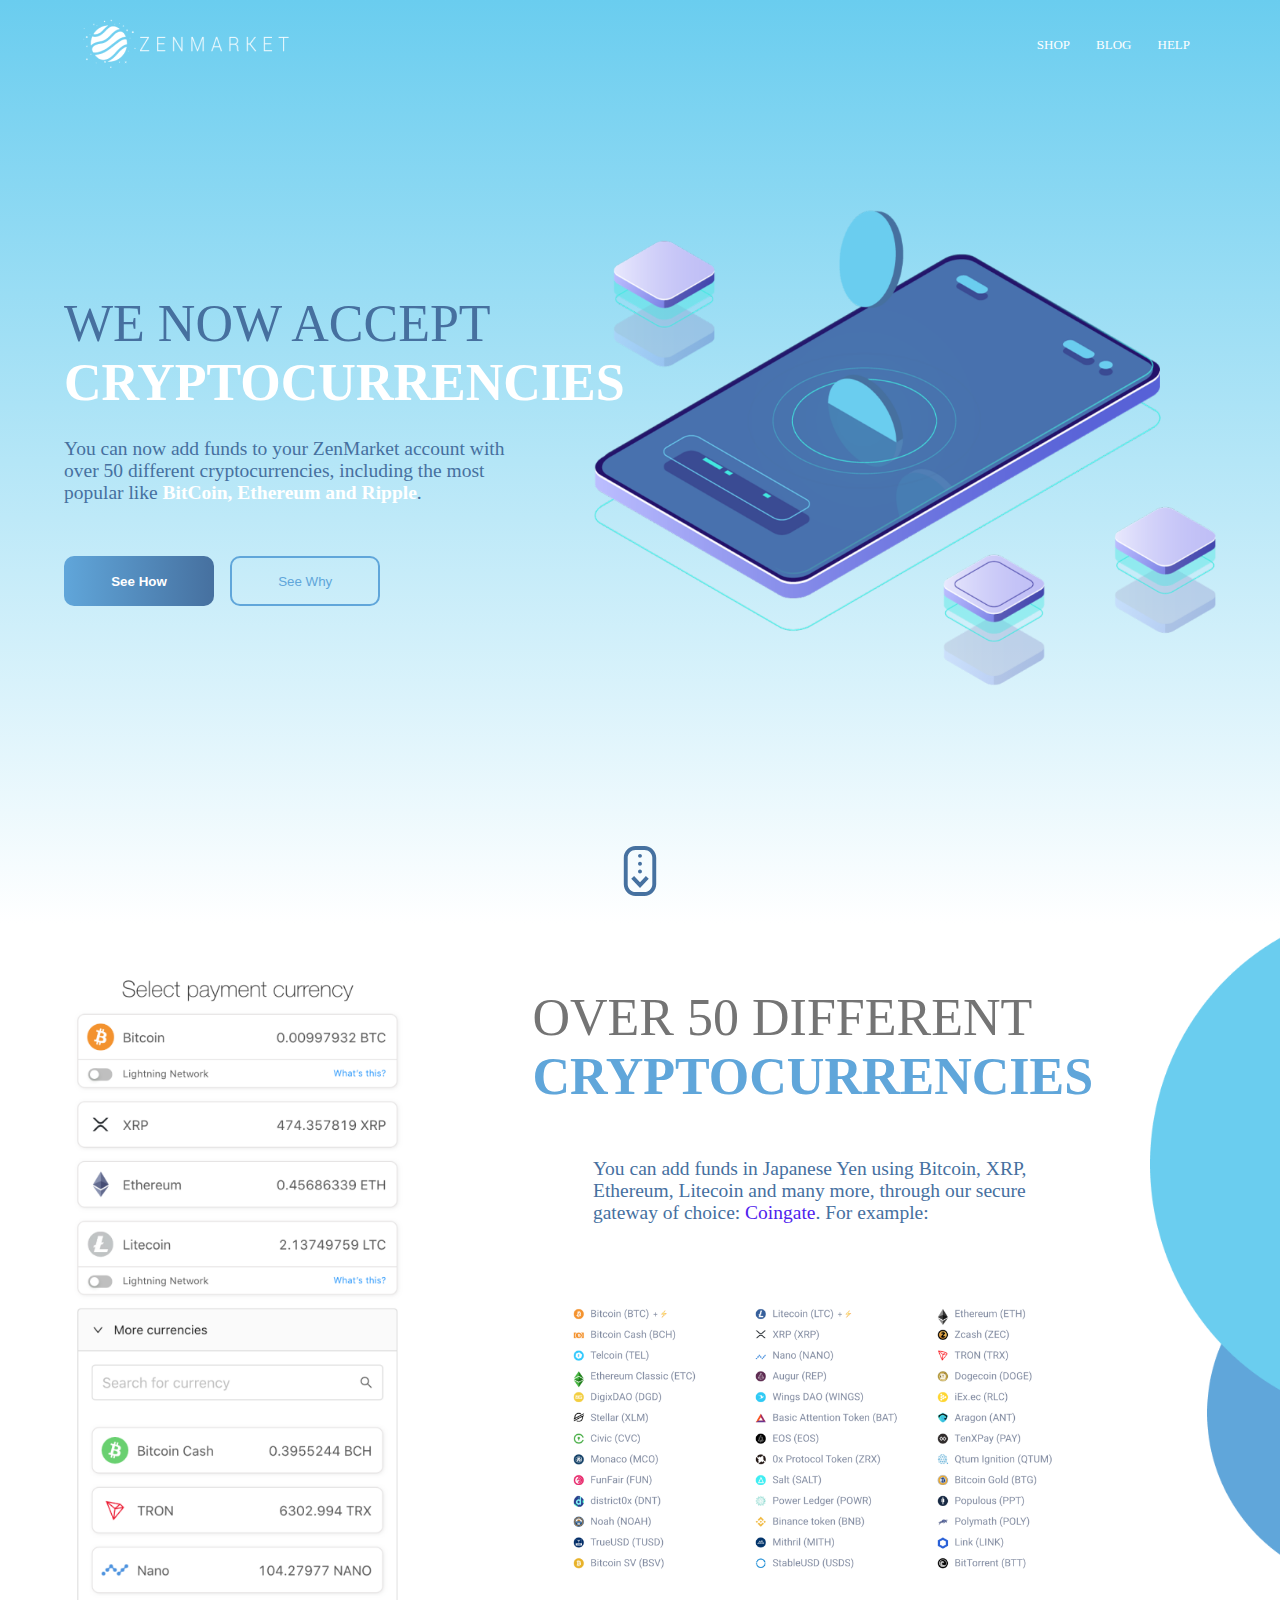
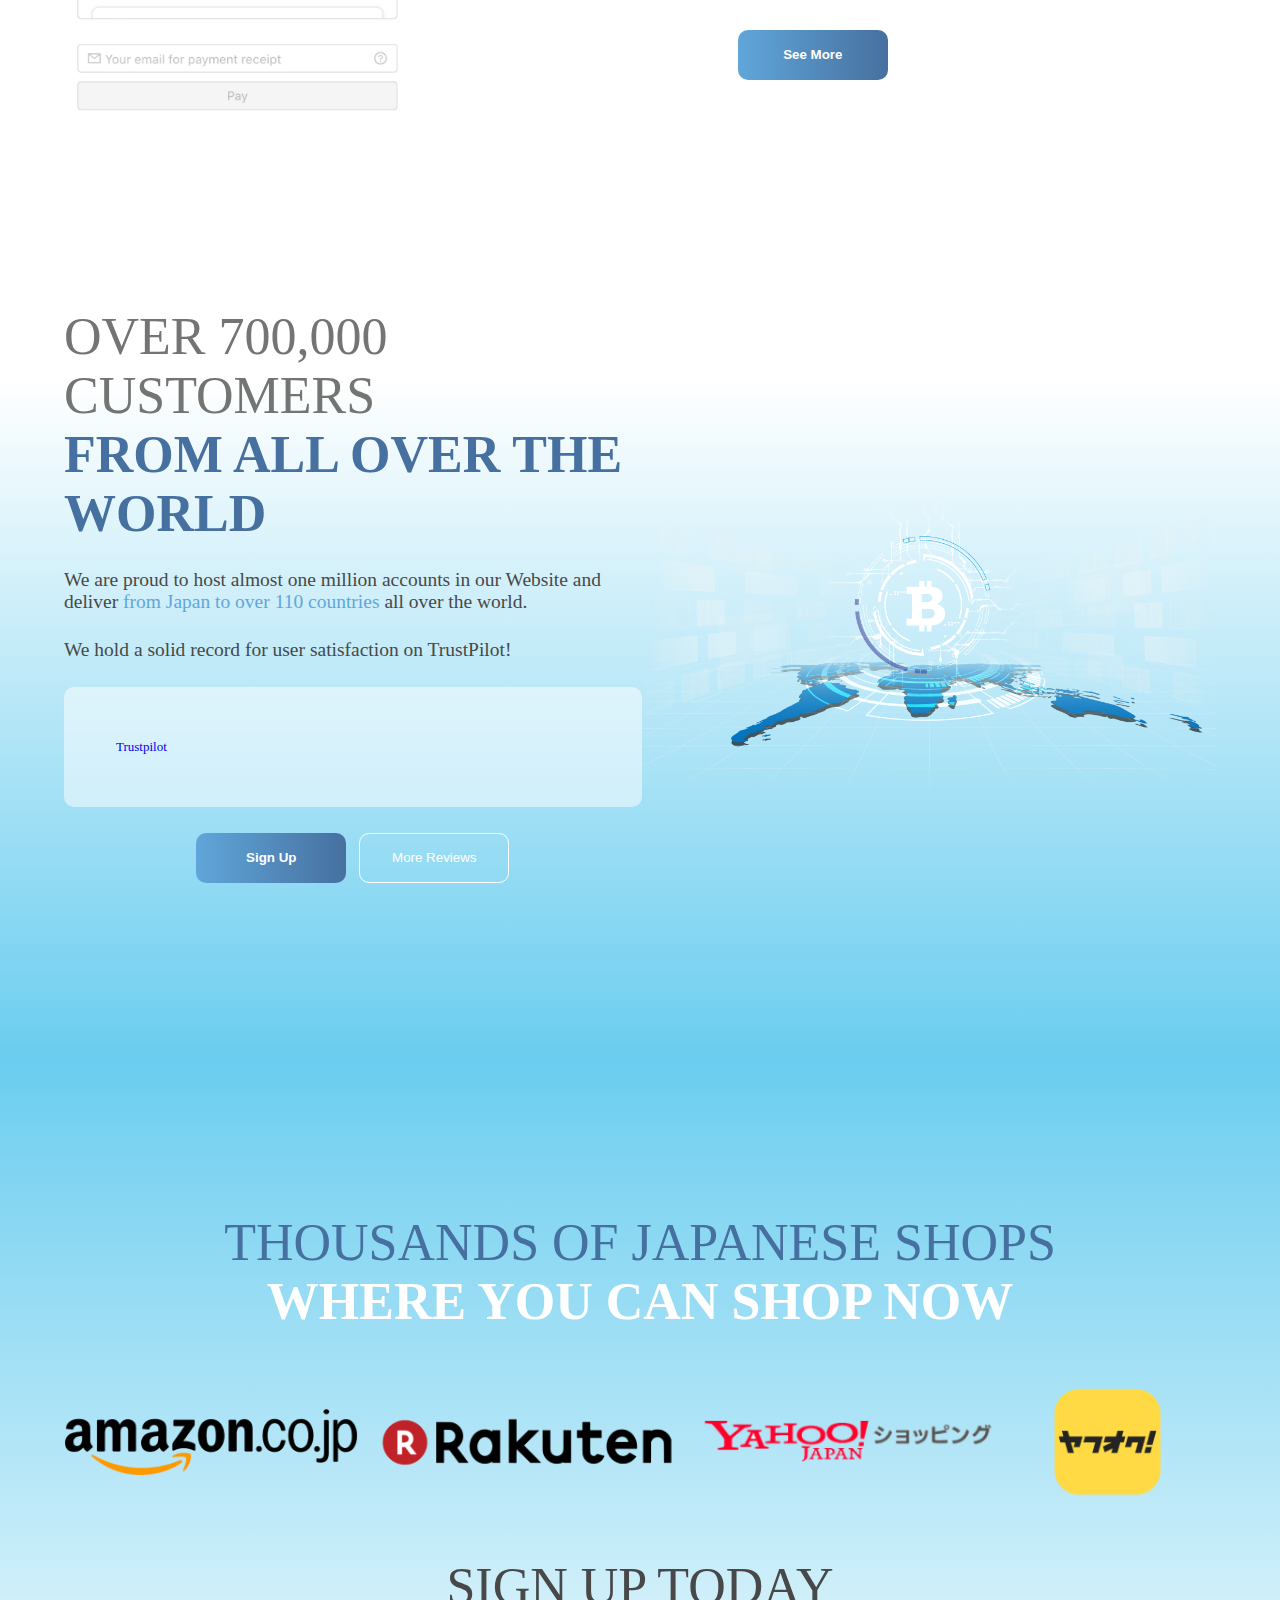
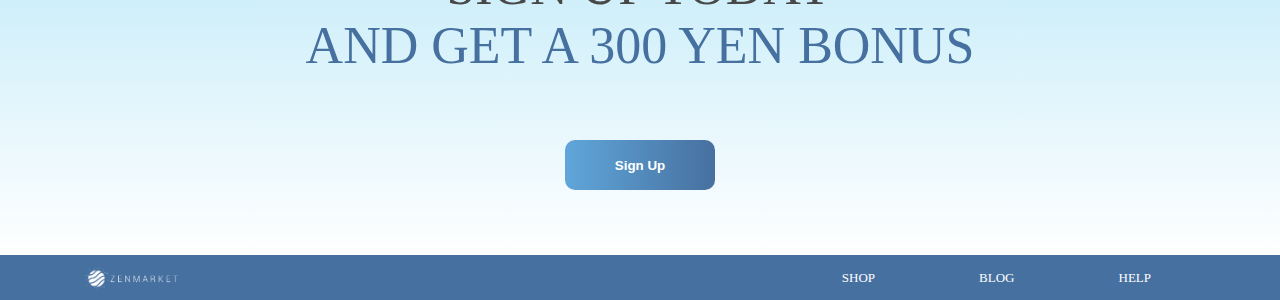
<file: index.html>
<!DOCTYPE html>
<html lang="en">
<head>
    <!-- Global site tag (gtag.js) - Google Analytics -->
<script async src="https://www.googletagmanager.com/gtag/js?id=UA-42970506-1"></script>
<script>
  window.dataLayer = window.dataLayer || [];
  function gtag(){dataLayer.push(arguments);}
  gtag('js', new Date());

  gtag('config', 'UA-42970506-1');
</script>
    <meta charset="UTF-8">
    <meta name="viewport" content="width=device-width, initial-scale=1.0">
    <link href="https://fonts.googleapis.com/css2?family=Open+Sans:wght@300;400;700&display=swap" rel="stylesheet">
    <link rel="stylesheet" href="./style.css">
    <link rel="shortcut icon" href="https://zenmarket.jp/favicon.ico?1">
    <title>Pay with Crypto on ZenMarket | Japan Proxy Shopping</title>
    <meta name="robots" content="index, follow">
    <meta name="description" content="It is now possible to buy from Japan with Cryptocurrencies on ZenMarket. Learn how!">
    <!-- TrustBox script -->
    <script type="text/javascript" src="//widget.trustpilot.com/bootstrap/v5/tp.widget.bootstrap.min.js" async></script>
    <!-- End TrustBox script -->
</head>
<body>
    <!-- header -->
    <div class="container b2w">
        <header>
            <nav>
                <div class="logo"><a href="https://zenmarket.jp/?camplink=crypto" target="_blank"><img src="./img/logo.png" alt="ZenMarket Logo"></a></div>
                <ul>
                    <li class="nav-link"><a href="https://zenmarket.jp/rakuten.aspx?camplink=crypto" target="_blank">shop</a></li>
                    <li class="nav-link"><a href="https://zenmarket.jp/blog.aspx?camplink=crypto" target="_blank">blog</a></li>
                    <li class="nav-link"><a href="https://zenmarket.jp/help.aspx?camplink=crypto" target="_blank">help</a></li>
                </ul>
            </nav>
        </header>

        <!-- first section INTRO -->
        <section id="intro">
            <div class="intro-text">
                <h1>We now accept</h1><h1><em>Cryptocurrencies</em></h1>
                <p>
                    You can now add funds to your ZenMarket account with over 50 different cryptocurrencies, including the most popular like <em>BitCoin, Ethereum and Ripple</em>.
                </p>
                <a href="https://zenmarket.jp/en/blog/post/9014/how-to-pay-with-crypto" target="_blank"><button class="primary">See How</button></a>
                <a href="https://zenmarket.jp/en/blog/post/8923/why-pay-with-cryptocurrencies" target="_blank"><button class="secondary">See Why</button></a>
            </div>
            <div class="intro-img"><img src="./img/bg-phone.png" alt="Cryptocurrencies in ZenMarket"></div>
        </section>
        <div class="scroll-down"> <a href="#cryptos"> <img src="./img/scroll.svg" alt=""> </a> </div>
    </div>

    <!-- second section CURRENCIES -->
    <div class="container wave">
        <section id="cryptos">
        <div class="crypto-screenshot">
            <img src="./img/coingate.png" alt="Crypto on Coingate" class="pay-screen">
        </div>
        <div class="cryptocurrencies">
            <h2>Over 50 Different </br> <em>Cryptocurrencies</em></h2>
            <p>You can add funds in Japanese Yen using Bitcoin, XRP, Ethereum, Litecoin and many more, through our secure gateway of choice: <strong>Coingate</strong>. For example:</p>
            <img src="./img/cryptocurrencies.png" alt="List of Cryptocurrencies for ZenMarket">
            <a href="https://zenmarket.jp/en/blog/post/9014/how-to-pay-with-crypto" target="_blank"><button class="primary">See More</button></a>
        </div>
    </section>
    </div>

    <!-- Third section PROOF -->
    <div class="container w2b">
        <section id="proof">
            <div class="social-proof">
                <h2>
                    Over 700,000 customers</br><em>From all over the World</em>
                </h2>
                <p>We are proud to host almost one million accounts in our Website and deliver <strong>from Japan to over 110 countries</strong> all over the world.</p>
                <p>We hold a solid record for user satisfaction on TrustPilot!</p>
                <!-- TrustBox widget - Mini Carousel -->
                <div class="trustpilot-widget" data-locale="en-US" data-template-id="539ad0ffdec7e10e686debd7" data-businessunit-id="5947847a0000ff0005a4df14" data-style-height="350px" data-style-width="100%" data-theme="light" data-tags="EN" data-stars="4,5">
                    <a href="https://www.trustpilot.com/review/zenmarket.jp" target="_blank" rel="noopener">Trustpilot</a>
                    </div>
                    <!-- End TrustBox widget -->
                <div class="proof-buttons">
                    <a href="https://zenmarket.jp/signup.aspx?camplink=crypto" target="_blank"><button class="primary">Sign Up</button></a>
                    <a href="https://zenmarket.jp/responses.aspx?camplink=crypto" target="_blank"><button class="secondary">More Reviews</button></a>
                </div>
            </div>
            <div class="cryptoworld-img">
                <img src="./img/cryptoworld.png" alt="Crypto in the World">
            </div>
        </section>  
    </div>

    <!-- Last section CONVERSION -->
    <div class="container b2w small">
        <section id="signup">
            <div class="shops">
                <h2>Thousands of Japanese Shops<br><em>Where you can shop now</em></h2>
                <div class="shoplist">
                   <a href="https://zenmarket.jp/amazon.aspx?camplink=crypto" target="_blank"><img src="./img/amazon-japan-logo.png" alt="Buy on Amazon Japan with Crypto"></a>
                   <a href="https://zenmarket.jp/rakuten.aspx?camplink=crypto" target="_blank"><img src="./img/rakuten-logo.png" alt="Buy on Rakuten Japan with Crypto"></a>
                   <a href="https://zenmarket.jp/yshopping.aspx?camplink=crypto" target="_blank"><img src="./img/yahoo-shopping-logo.png" alt="Buy on Yahoo Shopping Japan with Crypto"></a>
                   <a href="https://zenmarket.jp/yahoo.aspx?camplink=crypto" target="_blank"><img src="./img/yahoo-auction-logo.png" alt="Buy on Yahoo Auctions Japan with Crypto"></a>
                </div>
            </div>
            <div class="register">
                <h2 class="signup-cta">Sign Up TODAY</h2>
                <h2><strong>And Get a 300 Yen Bonus</strong></h2>
                <a href="https://zenmarket.jp/signup.aspx?camplink=crypto" target="_blank"><button class="primary">Sign Up</button></a>
            </div>
        </section>
    </div>

    <!-- Footer Nav -->
    <footer>
        <nav>
            <div class="logo"><img src="./img/logo.png" alt="ZenMarket Logo"></div>
            <ul>
                <li class="nav-link"><a href="https://zenmarket.jp/rakuten.aspx?camplink=crypto" target="_blank">shop</a></li>
                <li class="nav-link"><a href="https://zenmarket.jp/blog.aspx?camplink=crypto" target="_blank">blog</a></li>
                <li class="nav-link"><a href="https://zenmarket.jp/help.aspx?camplink=crypto" target="_blank">help</a></li>
            </ul>
        </nav>
    </footer>

    
</body>
</html>
</file>
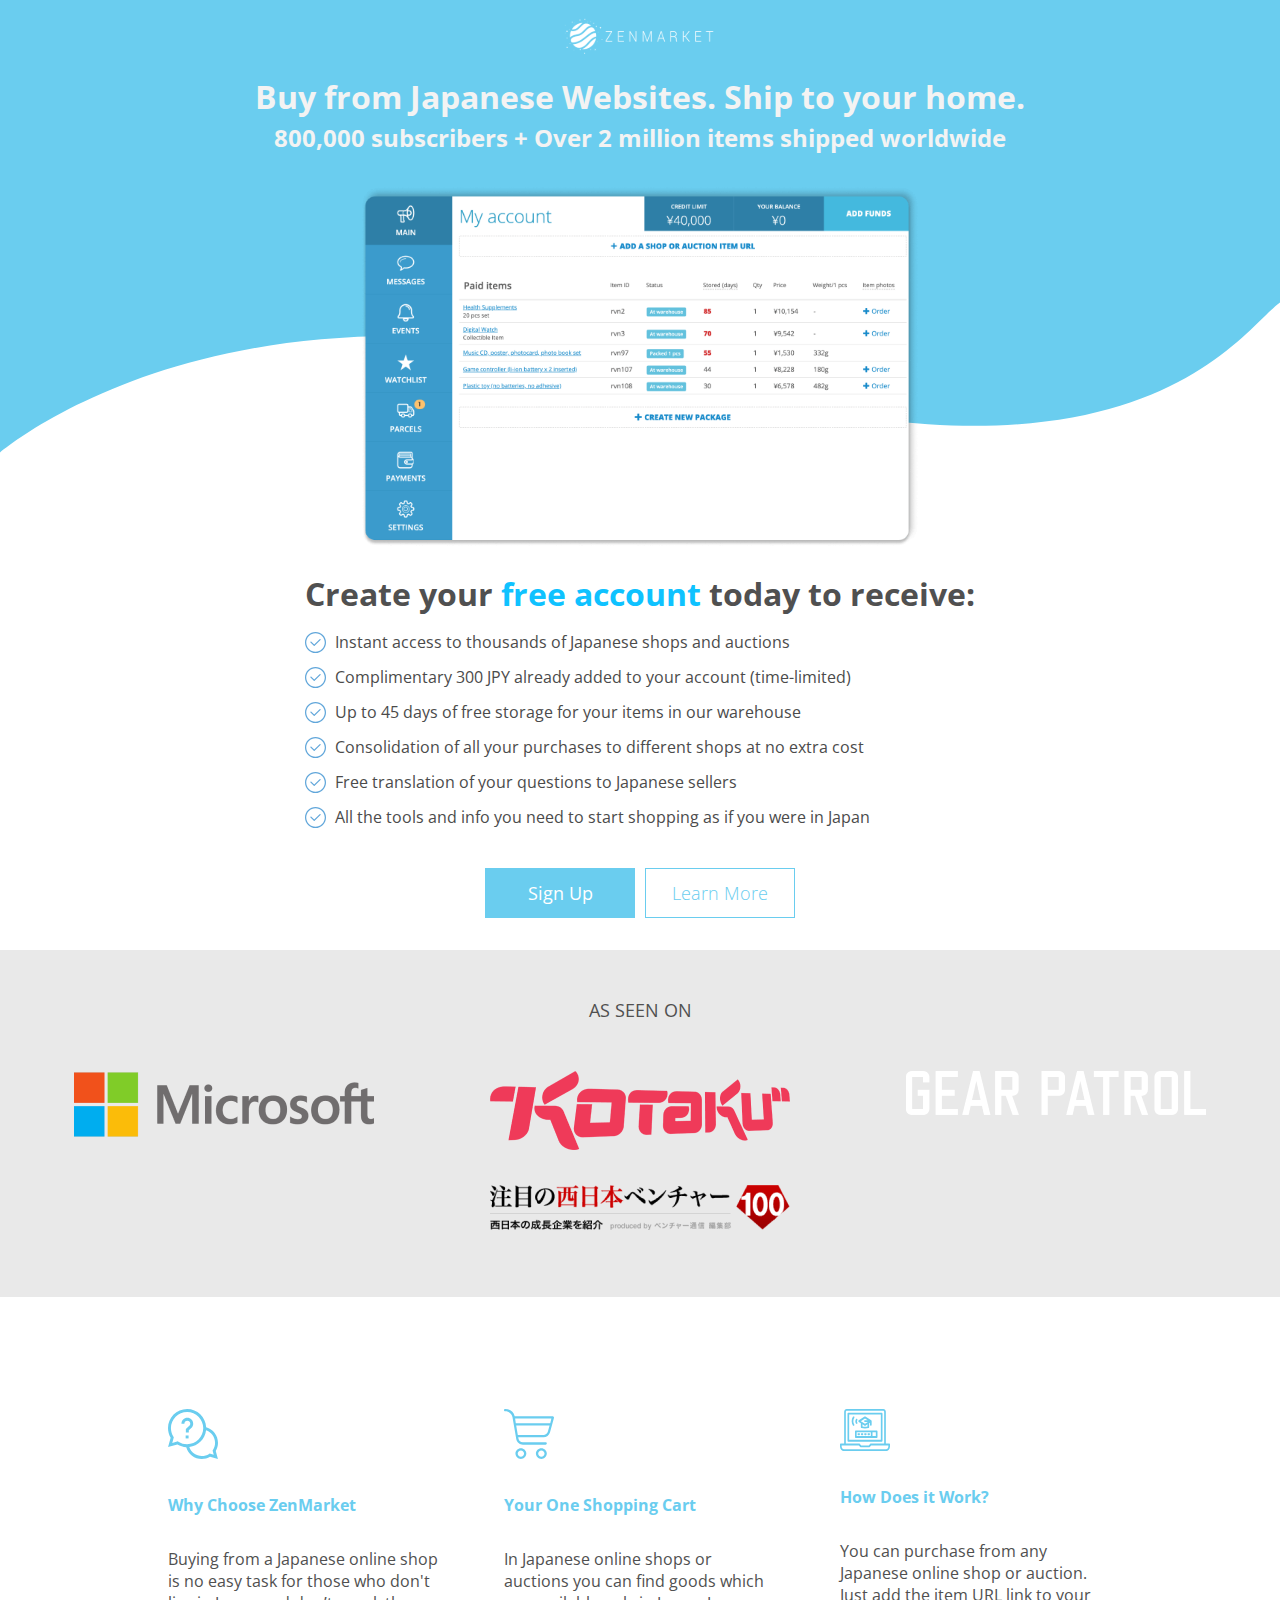
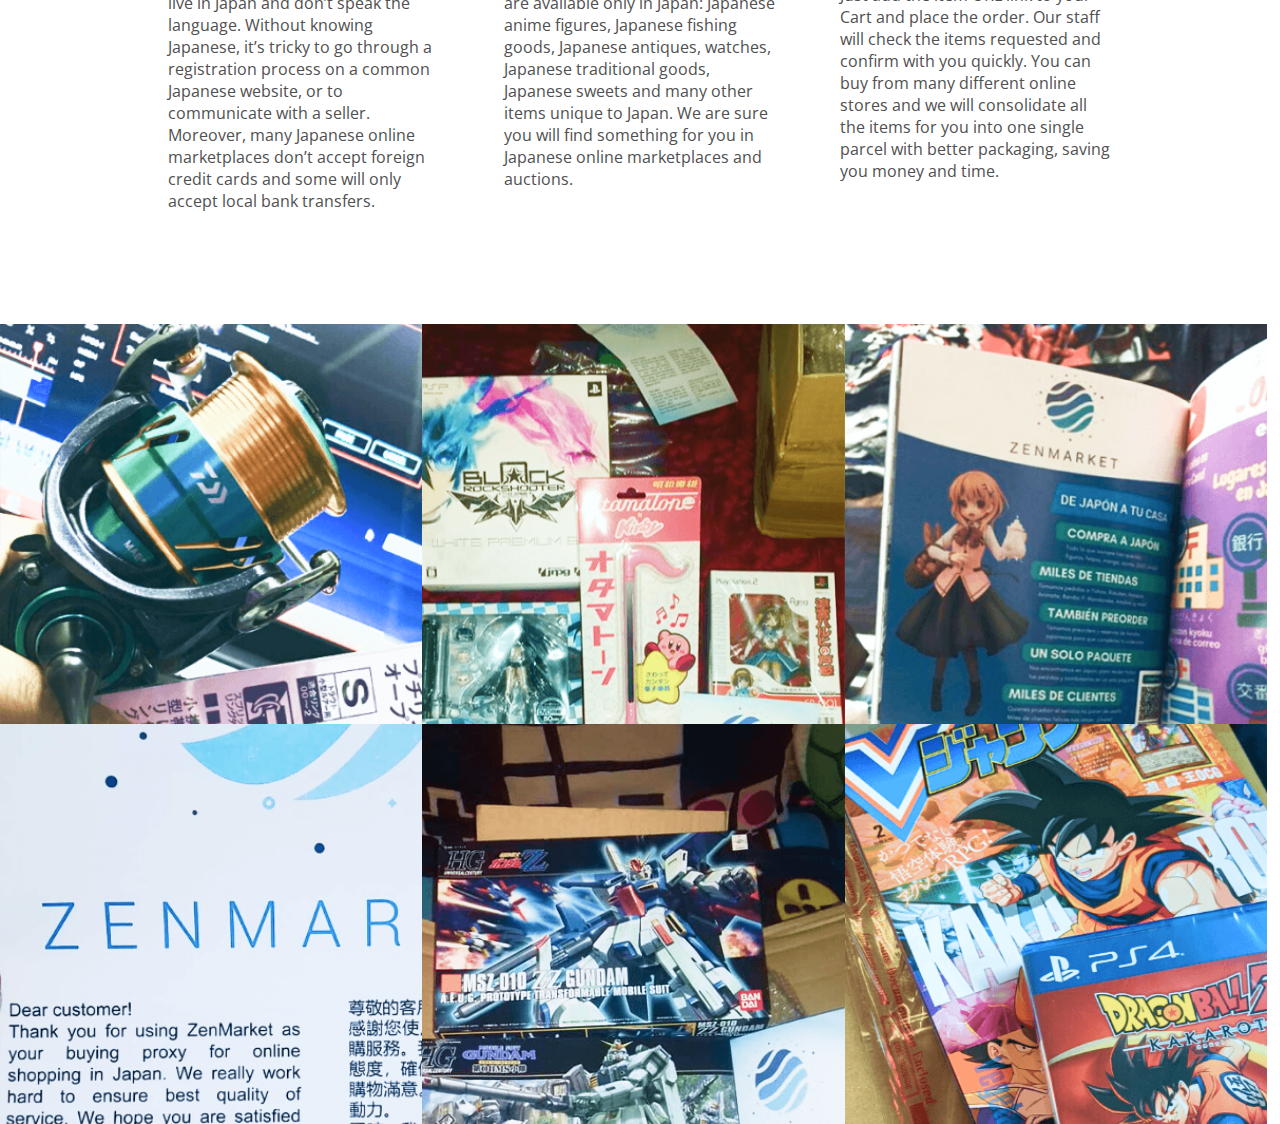
<file: multilingual-lp/index.html>
<!DOCTYPE html>
<html lang="en">

<head>
    <!-- Add Tracking Links -->

    <!-- SEO Stuff -->
    <meta charset="UTF-8">
    <meta name="viewport" content="width=device-width, initial-scale=1.0">
    <link rel="shortcut icon" href="https://zenmarket.jp/favicon.ico?1">
    <meta name="robots" content="index, follow">
    <meta name="description"
        content="ZenMarket is the best service to buy and bid from Japanese Auctions Online. Enjoy Rakuten, Amazon, Yahoo Auctions and more!">
    <title>Buy from Japanese Shops and Auctions with ZenMarket</title>

    <!-- TrustBox script -->
    <script type="text/javascript" src="//widget.trustpilot.com/bootstrap/v5/tp.widget.bootstrap.min.js" async></script>
    <!-- End TrustBox script -->

    <!-- Custom Styles -->
    <link rel="stylesheet" href="./style.css">
</head>

<!-- END of HEAD, START of BODY -->

<body>
    <!-- main section -->
    <div class="wave-bg">
    </div>
    <section id="main-fold">
        <div class="main-container">
            <header class="logo-container">
                <img src="./img/logo-white.svg" alt="zenmarket logo">
            </header>
            <h1 class="main-title">Buy from Japanese Websites. Ship to your home.</h1>
            <h2 class="subtitle">800,000 subscribers + Over 2 million items shipped worldwide</h2>
            <img src="./img/control-panel.png" alt="ZenMarket Control Panel" class="featured-img">
            <div class="benefits">
                <h2>Create your <span>free account</span> today to receive:</h2>
                <ul class="benefit-list">
                    <li class="benefit">Instant access to thousands of Japanese shops and auctions</li>
                    <li class="benefit">Complimentary 300 JPY already added to your account (time-limited)</li>
                    <li class="benefit">Up to 45 days of free storage for your items in our warehouse</li>
                    <li class="benefit">Consolidation of all your purchases to different shops at no extra cost</li>
                    <li class="benefit">Free translation of your questions to Japanese sellers</li>
                    <li class="benefit">All the tools and info you need to start shopping as if you were in Japan</li>
                </ul>
            </div>
            <div class="cta">
                <button class="primary-btn"><a href="#">Sign Up</a></button>
                <button class="ghost-btn"><a href="#">Learn More</a></button>
            </div>
        </div>
    </section>

    <section id="featured">
        <div class="featured-container">
            <h3>AS SEEN ON</h3>
            <div class="partner-logos">
                <a href="https://www.microsoft.com/ja-jp/cloud-platform/casestudies/008detail.aspx"><img
                        src="./img/logo-microsoft.png" alt="Microsoft"></a>
                <a href="https://kotaku.com/how-to-buy-the-animal-crossing-switch-parts-separately-1841476810"><img
                        src="./img/logo-kotaku.png" alt="Kotaku"></a>
                <a href="https://gearpatrol.com/2019/10/30/japan-proxy-shopping/"><img src="./img/logo-gear-patrol.png"
                        alt="Gear Patrol"></a>
                <a href="https://www.nishinihon-venture.com/company/zenmarket/"><img src="./img/logo-kansai-venture.png"
                        alt="Chuumoku no Nishi Nippon Venture 100"></a>
            </div>
        </div>
    </section>

    <section id="reasons">
        <div class="reasons-container">
            <div class="reason-card">
                <img class="reasons-icon" src="./img/reasons-why.svg" alt="Why Choose ZenMarket">
                <h2>Why Choose ZenMarket</h2>
                <p>Buying from a Japanese online shop is no easy task for those who don't live in Japan and don’t speak
                    the language. Without knowing Japanese, it’s tricky to go through a registration process on a common
                    Japanese website, or to communicate with a seller. Moreover, many Japanese online marketplaces don’t
                    accept foreign credit cards and some will only accept local bank transfers.</p>
            </div>
            <div class="reason-card">
                <img class="reasons-icon" src="./img/reasons-cart.svg" alt="ZenMarket your one shopping cart">
                <h2>Your One Shopping Cart</h2>
                <p>In Japanese online shops or auctions you can find goods which are available only in Japan: Japanese
                    anime figures, Japanese fishing goods, Japanese antiques, watches, Japanese traditional goods,
                    Japanese sweets and many other items unique to Japan. We are sure you will find something for you in
                    Japanese online marketplaces and auctions.</p>
            </div>
            <div class="reason-card">
                <img class="reasons-icon" src="./img/reasons-how.svg" alt="How does ZenMarket work">
                <h2>How Does it Work?</h2>
                <p>You can purchase from any Japanese online shop or auction. Just add the item URL link to your Cart
                    and place the order. Our staff will check the items requested and confirm with you quickly. You can
                    buy from many different online stores and we will consolidate all the items for you into one single
                    parcel with better packaging, saving you money and time.</p>
            </div>
        </div>
    </section>

    <section id="gallery">
        <div class="gallery-container">
            <!-- Maybe do columns instead of rows -->
            <div class="gallery-toprow">
                <div class="ugc ugc-1"></div>
                <div class="ugc ugc-2"></div>
                <div class="ugc ugc-3"></div>
            </div>
            <div class="gallery-btmrow">
                <div class="ugc ugc-4"></div>
                <div class="ugc ugc-5"></div>
                <div class="ugc ugc-6"></div>
            </div>
        </div>
    </section>

</body>

</html>
</file>
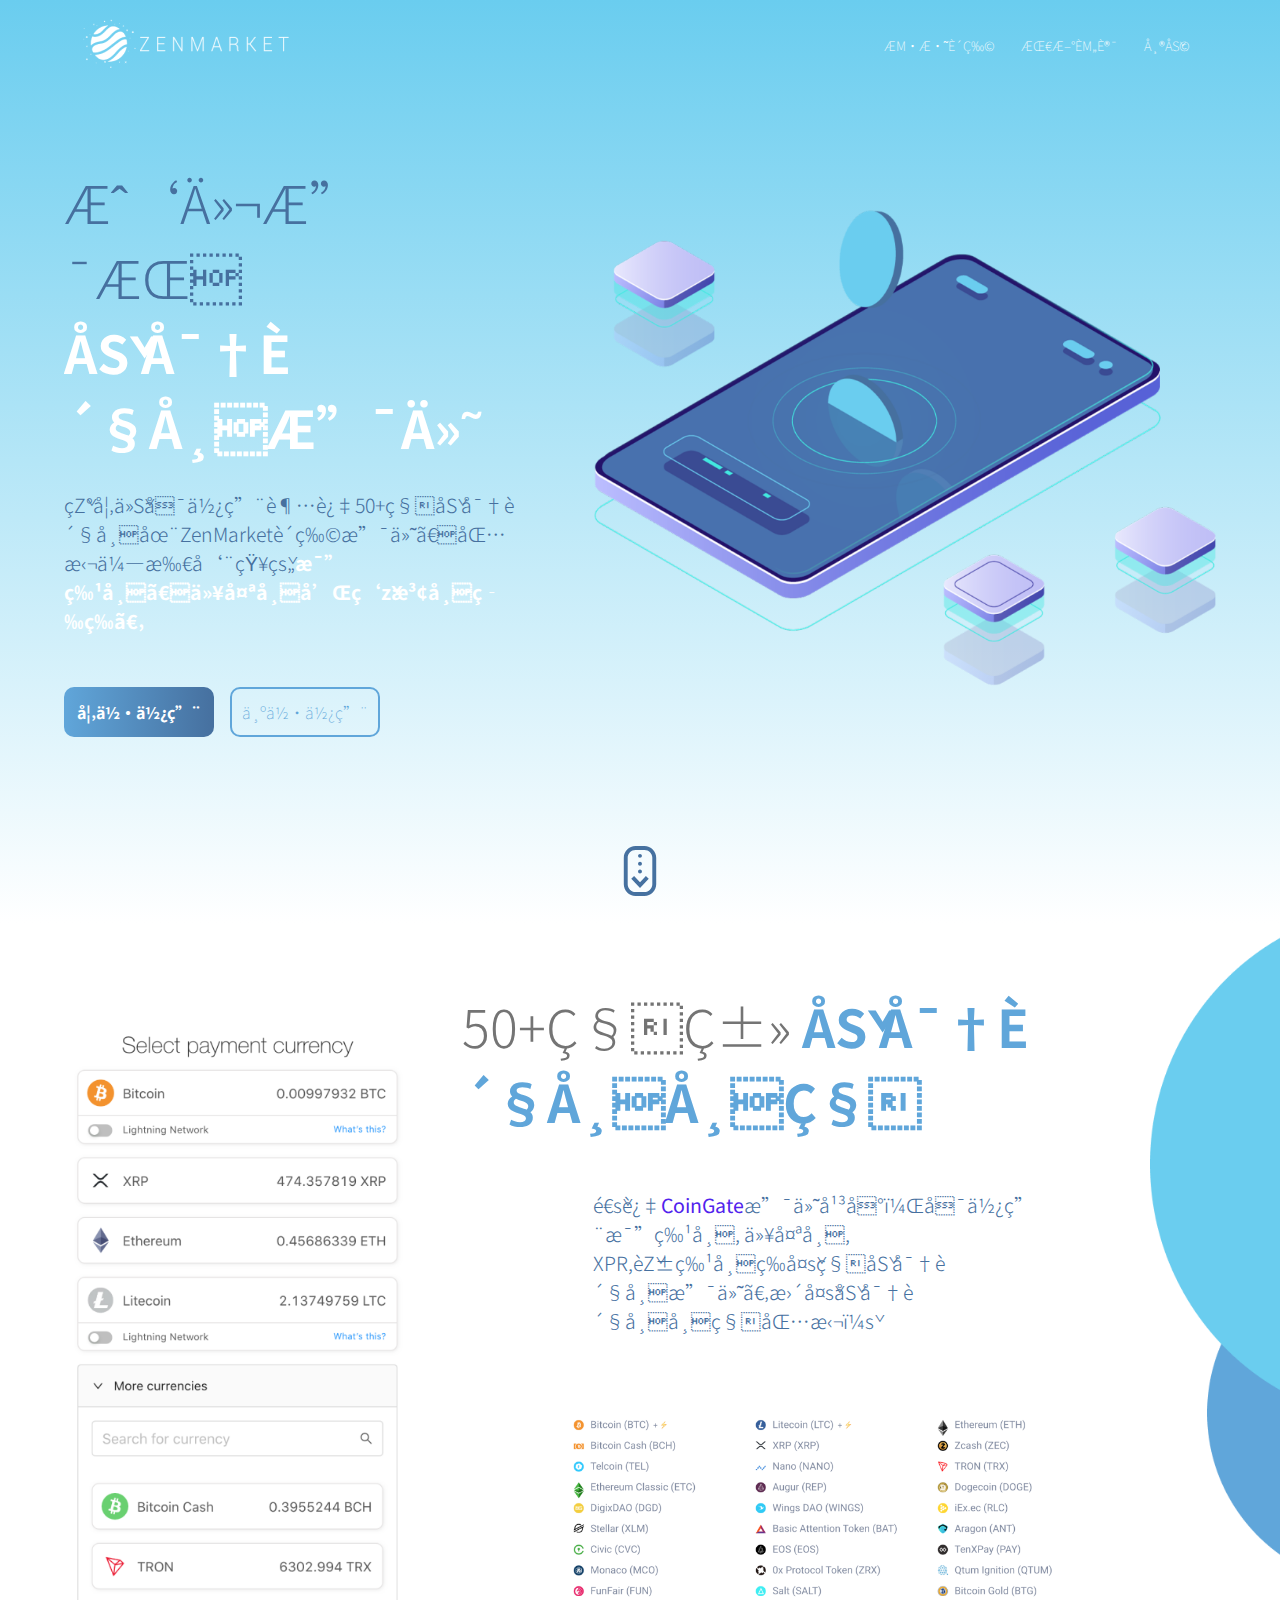
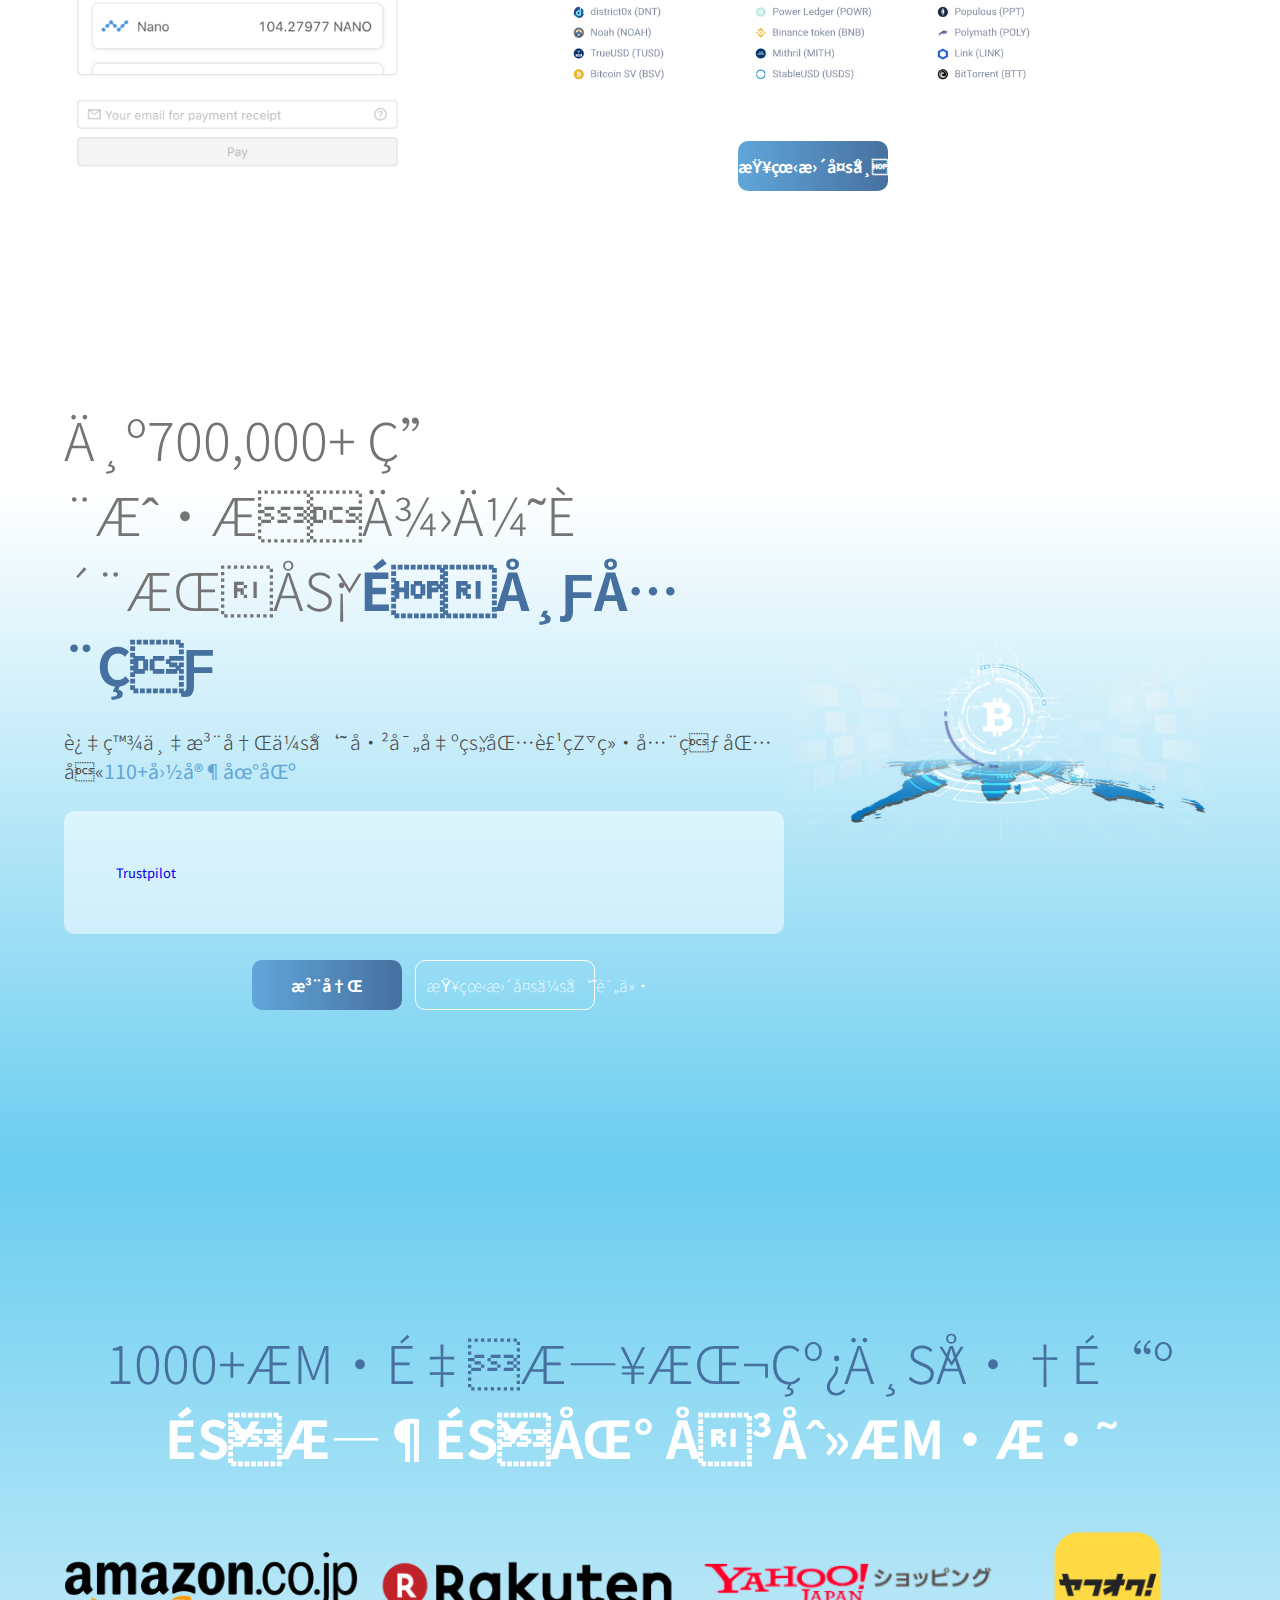
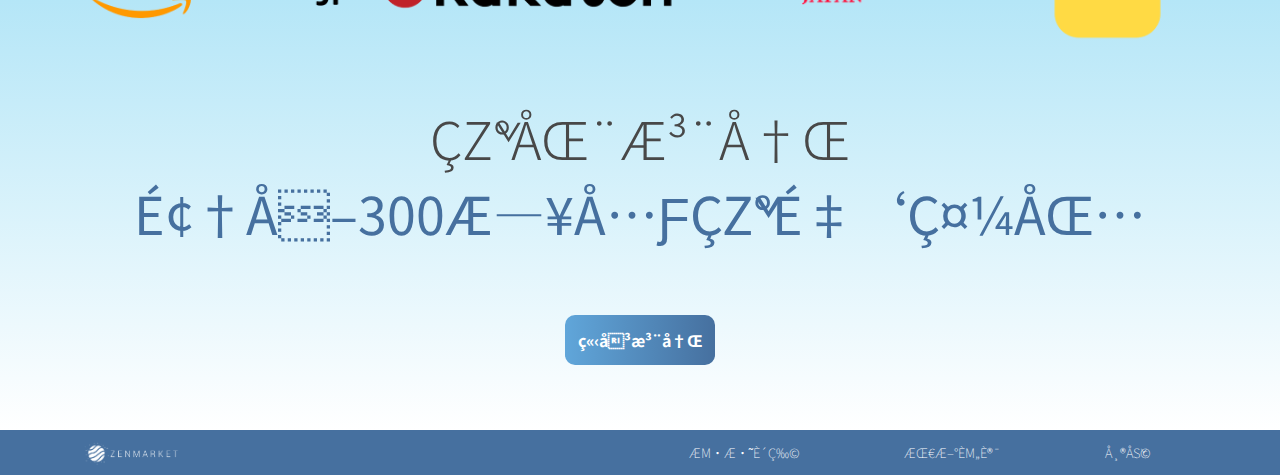
<file: cn.html>
<!DOCTYPE html>
<html lang="zh-Hans">
<head>
    <!-- Global site tag (gtag.js) - Google Analytics -->
<script async src="https://www.googletagmanager.com/gtag/js?id=UA-42970506-1"></script>
<script>
  window.dataLayer = window.dataLayer || [];
  function gtag(){dataLayer.push(arguments);}
  gtag('js', new Date());

  gtag('config', 'UA-42970506-1');
</script>
<!-- Facebook Pixel Code -->
<script>
    !function(f,b,e,v,n,t,s)
    {if(f.fbq)return;n=f.fbq=function(){n.callMethod?
    n.callMethod.apply(n,arguments):n.queue.push(arguments)};
    if(!f._fbq)f._fbq=n;n.push=n;n.loaded=!0;n.version='2.0';
    n.queue=[];t=b.createElement(e);t.async=!0;
    t.src=v;s=b.getElementsByTagName(e)[0];
    s.parentNode.insertBefore(t,s)}(window, document,'script',
    'https://connect.facebook.net/en_US/fbevents.js');
    fbq('init', '1125968480779087');
    fbq('track', 'PageView');
  </script>
  <noscript><img height="1" width="1" style="display:none"
    src="https://www.facebook.com/tr?id=1125968480779087&ev=PageView&noscript=1"
  /></noscript>
  <!-- End Facebook Pixel Code -->
    <meta charset="UTF-8">
    <meta name="viewport" content="width=device-width, initial-scale=1.0">
    <link rel="stylesheet" href="./font-style-cn.css">
    <link rel="stylesheet" href="./style.css">
    <link rel="shortcut icon" href="https://zenmarket.jp/favicon.ico?1">
    <title>ZenMarket支持加密货币支付 | 日本跨境代购服务</title>
    <meta name="robots" content="index, follow">
    <meta name="description" content="跟随线上购物全面数字化，ZenMarket现如今支持多种加密货币作为支付手段,让您的海淘体验更轻松, 更便捷！了解更多如何使用加密货币海淘日本！">
    <!-- TrustBox script -->
    <script type="text/javascript" src="//widget.trustpilot.com/bootstrap/v5/tp.widget.bootstrap.min.js" async></script>
    <!-- End TrustBox script -->
</head>
<body>
    <!-- header -->
    <div class="container b2w">
        <header>
            <nav>
                <div class="logo"><a href="https://zenmarket.jp/?camplink=crypto" target="_blank"><img src="./img/logo.png" alt="ZenMarket Logo"></a></div>
                <ul>
                    <li class="nav-link"><a href="https://zenmarket.jp/rakuten.aspx?camplink=crypto" target="_blank">海淘购物</a></li>
                    <li class="nav-link"><a href="https://zenmarket.jp/blog.aspx?camplink=crypto" target="_blank">最新资讯</a></li>
                    <li class="nav-link"><a href="https://zenmarket.jp/help.aspx?camplink=crypto" target="_blank">帮助</a></li>
                </ul>
            </nav>
        </header>

        <!-- first section INTRO -->
        <section id="intro">
            <div class="intro-text">
                <h1>我们支持</h1><h1><em>加密货币支付</em></h1>
                <p>
                    现如今可使用超过50+种加密货币在ZenMarket购物支付、包括众所周知的<em>比特币、以太币和瑞波币等等。</em>
                </p>
                <a href="https://zenmarket.jp/cn/blog/post/9067/cryptocurrency-payment" target="_blank"><button class="primary">如何使用</button></a>
                <a href="https://zenmarket.jp/cn/blog/post/9148/why-cryptocurrency-4reasons" target="_blank"><button class="secondary">为何使用</button></a>
            </div>
            <div class="intro-img"><img src="./img/bg-phone.png" alt="Cryptocurrencies in ZenMarket"></div>
        </section>
        <div class="scroll-down"> <a href="#cryptos"> <img src="./img/scroll.svg" alt=""> </a> </div>
    </div>

    <!-- second section CURRENCIES -->
    <div class="container wave">
        <section id="cryptos">
        <div class="crypto-screenshot">
            <img src="./img/coingate.png" alt="Crypto on Coingate" class="pay-screen">
        </div>
        <div class="cryptocurrencies">
            <h2>50+种类 <em>加密货币币种</em></h2>
            <p>通过<strong>CoinGate</strong>支付平台，可使用比特币, 以太币, XPR,莱特币等多种加密货币支付。更多加密货币币种包括：</p>
            <img src="./img/cryptocurrencies.png" alt="List of Cryptocurrencies for ZenMarket">
            <a href="https://zenmarket.jp/cn/blog/post/9067/cryptocurrency-payment" target="_blank"><button class="primary">查看更多币种</button></a>
        </div>
    </section>
    </div>

    <!-- Third section PROOF -->
    <div class="container w2b">
        <section id="proof">
            <div class="social-proof">
                <h2>
                    为700,000+ 用户提供优质服务 <em>遍布全球</em>
                </h2>
                <p>过百万注册会员  已寄出的包裹环绕全球 包含<strong>110+国家地区</strong></p>

<!-- TrustBox widget - Mini Carousel -->
<div class="trustpilot-widget" data-locale="zh-CN" data-template-id="539ad0ffdec7e10e686debd7" data-businessunit-id="5947847a0000ff0005a4df14" data-style-height="350px" data-style-width="100%" data-theme="light" data-tags="CN" data-stars="4,5" data-review-languages="zh">
    <a href="https://cn.trustpilot.com/review/zenmarket.jp" target="_blank" rel="noopener">Trustpilot</a>
    </div>
    <!-- End TrustBox widget -->
                <div class="proof-buttons">
                    <a href="https://zenmarket.jp/signup.aspx?camplink=crypto" target="_blank"><button class="primary">注册</button></a>
                    <a href="https://zenmarket.jp/responses.aspx?camplink=crypto" target="_blank"><button class="secondary" style="width: 180px;">查看更多会员评价</button></a>
                </div>
            </div>  
            <div class="cryptoworld-img">
                <img src="./img/cryptoworld.png" alt="Crypto in the World">
            </div>
        </section>  
    </div>

    <!-- Last section CONVERSION -->
    <div class="container b2w small">
        <section id="signup">
            <div class="shops">
                <h2>1000+海量日本线上商铺<br><em>随时随地 即刻海淘</em></h2>
                <div class="shoplist">
                   <a href="https://zenmarket.jp/amazon.aspx?camplink=crypto" target="_blank"><img src="./img/amazon-japan-logo.png" alt="Buy on Amazon Japan with Crypto"></a>
                   <a href="https://zenmarket.jp/rakuten.aspx?camplink=crypto" target="_blank"><img src="./img/rakuten-logo.png" alt="Buy on Rakuten Japan with Crypto"></a>
                   <a href="https://zenmarket.jp/yshopping.aspx?camplink=crypto" target="_blank"><img src="./img/yahoo-shopping-logo.png" alt="Buy on Yahoo Shopping Japan with Crypto"></a>
                   <a href="https://zenmarket.jp/yahoo.aspx?camplink=crypto" target="_blank"><img src="./img/yahoo-auction-logo.png" alt="Buy on Yahoo Auctions Japan with Crypto"></a>
                </div>
            </div>
            <div class="register">
                <h2 class="signup-cta">现在注册</h2>
                <h2><strong>领取300日元现金礼包</strong></h2>
                <a href="https://zenmarket.jp/signup.aspx?camplink=crypto" target="_blank"><button class="primary">立即注册</button></a>
            </div>
        </section>
    </div>

    <!-- Footer Nav -->
    <footer>
        <nav>
            <div class="logo"><img src="./img/logo.png" alt="ZenMarket Logo"></div>
            <ul>
                <li class="nav-link"><a href="https://zenmarket.jp/rakuten.aspx?camplink=crypto" target="_blank">海淘购物</a></li>
                <li class="nav-link"><a href="https://zenmarket.jp/blog.aspx?camplink=crypto" target="_blank">最新资讯</a></li>
                <li class="nav-link"><a href="https://zenmarket.jp/help.aspx?camplink=crypto" target="_blank">帮助</a></li>
            </ul>
        </nav>
    </footer>

    
</body>
</html>
</file>
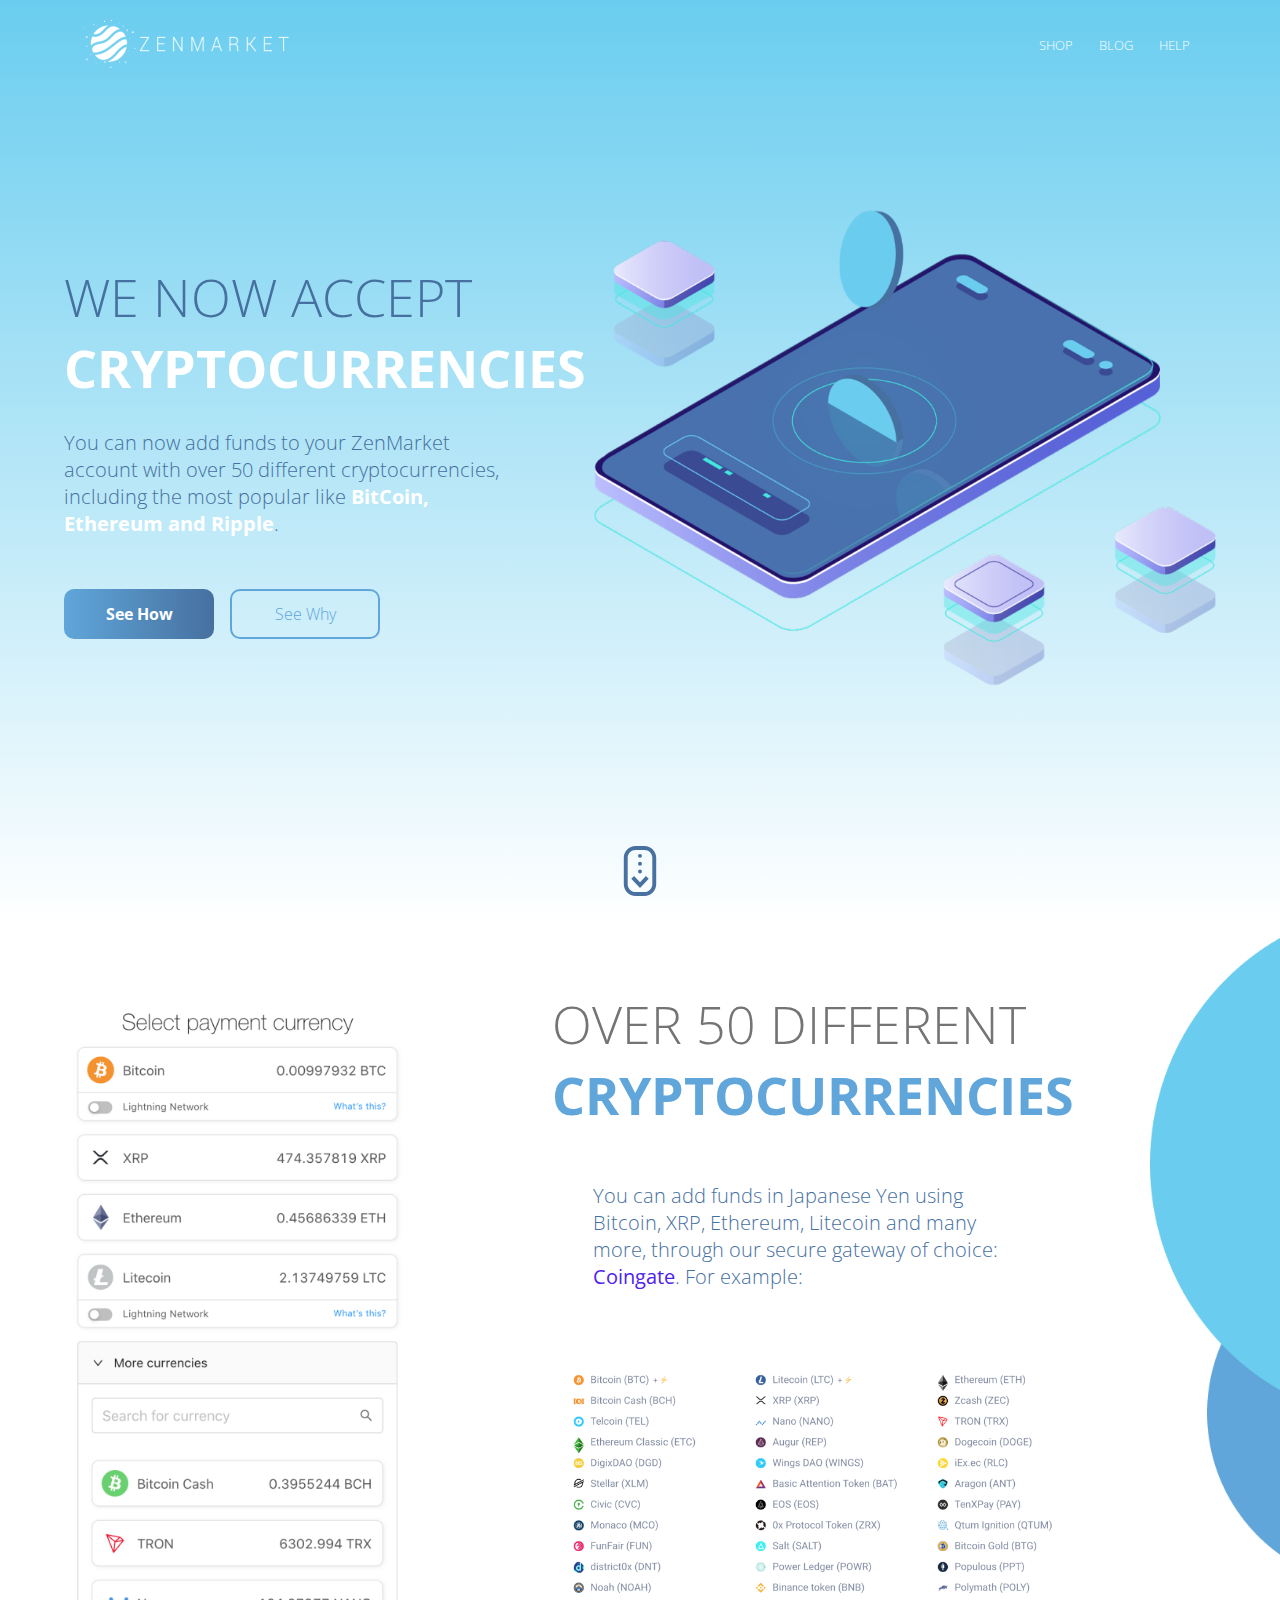
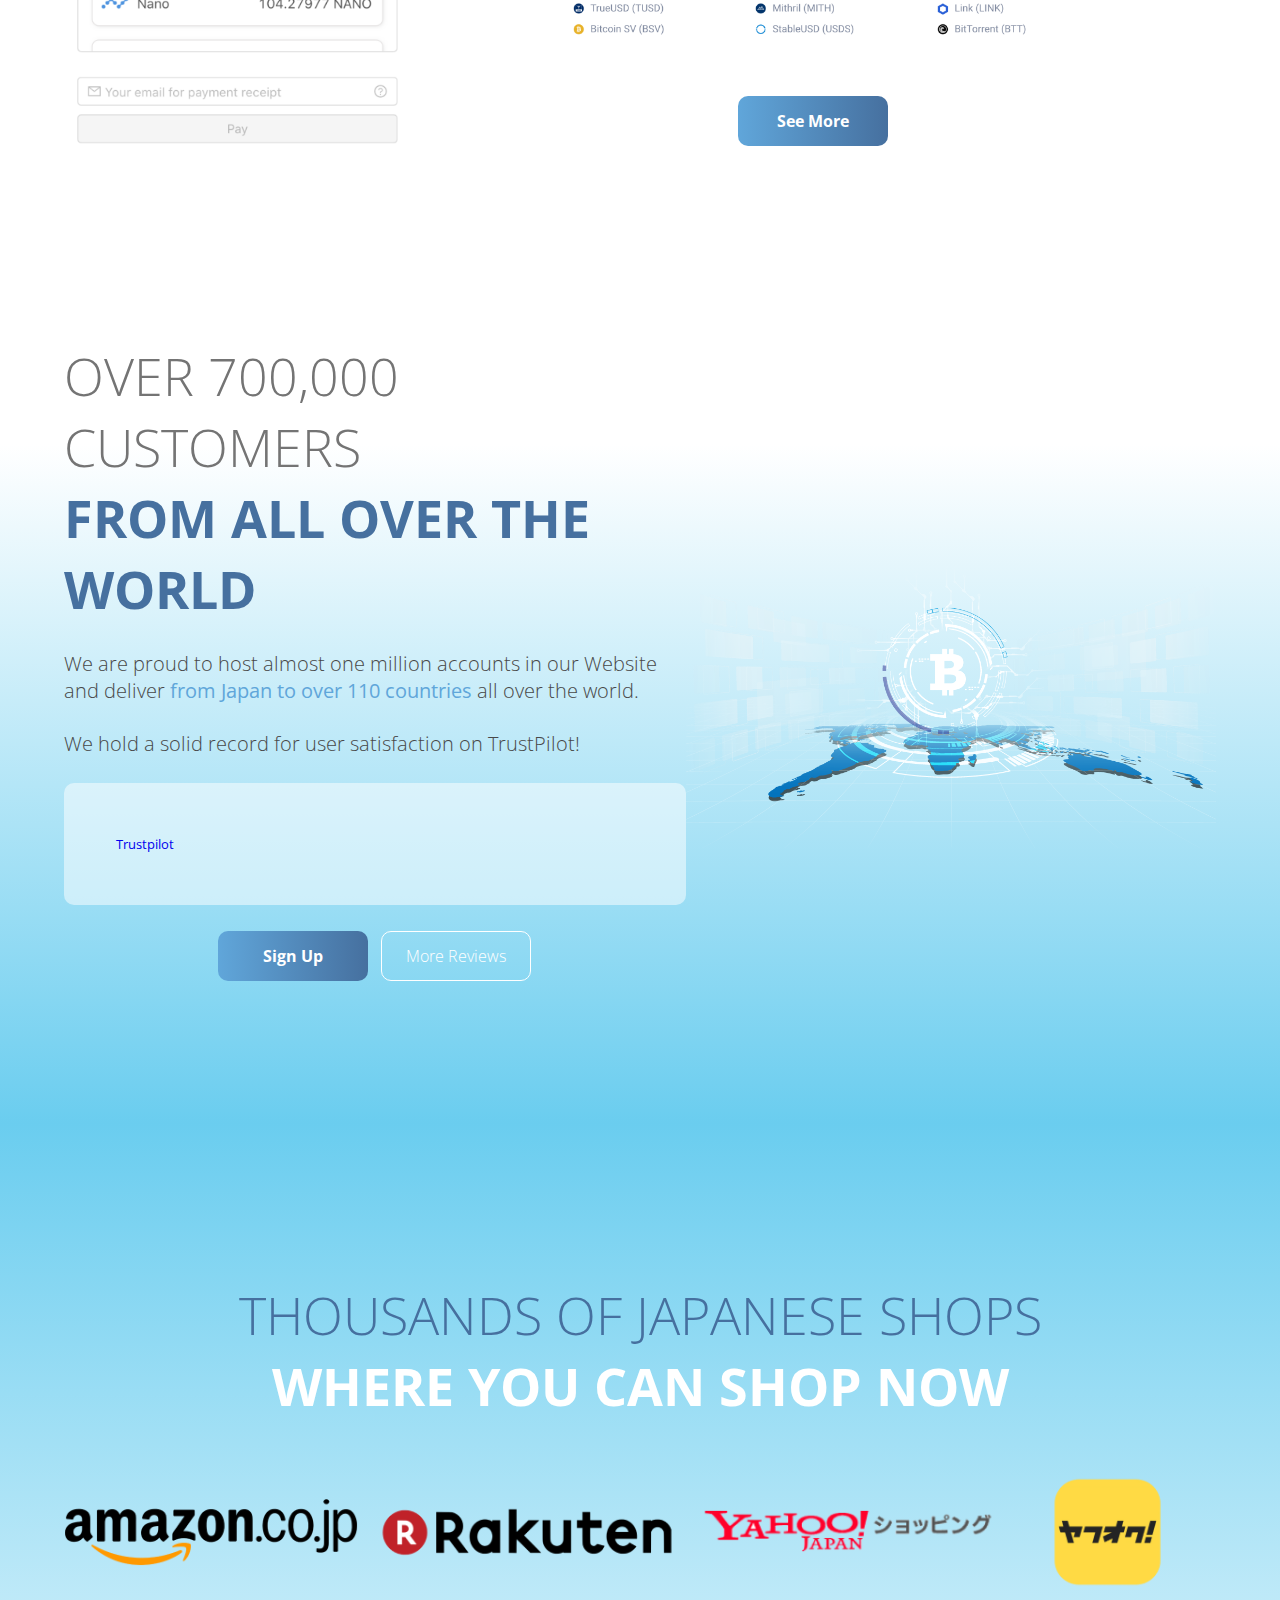
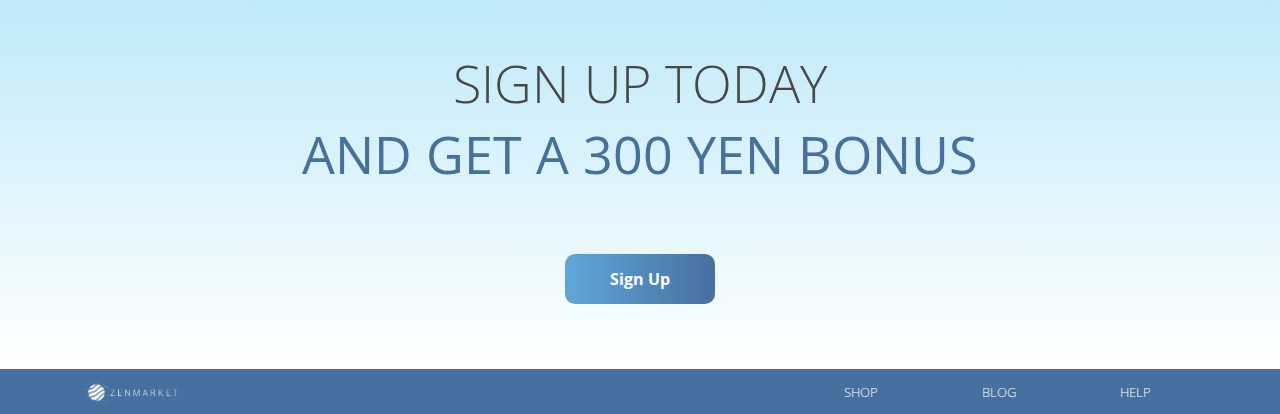
<file: en.html>
<!DOCTYPE html>
<html lang="en">
<head>
    <!-- Global site tag (gtag.js) - Google Analytics -->
<script async src="https://www.googletagmanager.com/gtag/js?id=UA-42970506-1"></script>
<script>
  window.dataLayer = window.dataLayer || [];
  function gtag(){dataLayer.push(arguments);}
  gtag('js', new Date());

  gtag('config', 'UA-42970506-1');
</script>
<!-- Facebook Pixel Code -->
<script>
    !function(f,b,e,v,n,t,s)
    {if(f.fbq)return;n=f.fbq=function(){n.callMethod?
    n.callMethod.apply(n,arguments):n.queue.push(arguments)};
    if(!f._fbq)f._fbq=n;n.push=n;n.loaded=!0;n.version='2.0';
    n.queue=[];t=b.createElement(e);t.async=!0;
    t.src=v;s=b.getElementsByTagName(e)[0];
    s.parentNode.insertBefore(t,s)}(window, document,'script',
    'https://connect.facebook.net/en_US/fbevents.js');
    fbq('init', '1125968480779087');
    fbq('track', 'PageView');
  </script>
  <noscript><img height="1" width="1" style="display:none"
    src="https://www.facebook.com/tr?id=1125968480779087&ev=PageView&noscript=1"
  /></noscript>
  <!-- End Facebook Pixel Code -->
    <meta charset="UTF-8">
    <meta name="viewport" content="width=device-width, initial-scale=1.0">
    <link rel="stylesheet" href="./font-style-en.css">
    <link rel="stylesheet" href="./style.css">
    <link rel="shortcut icon" href="https://zenmarket.jp/favicon.ico?1">
    <title>Pay with Crypto on ZenMarket | Japan Proxy Shopping</title>
    <meta name="robots" content="index, follow">
    <meta name="description" content="It is now possible to buy from Japan with Cryptocurrencies on ZenMarket. Learn how!">
    <!-- TrustBox script -->
    <script type="text/javascript" src="//widget.trustpilot.com/bootstrap/v5/tp.widget.bootstrap.min.js" async></script>
    <!-- End TrustBox script -->
</head>
<body>
    <!-- header -->
    <div class="container b2w">
        <header>
            <nav>
                <div class="logo"><a href="https://zenmarket.jp/?camplink=crypto" target="_blank"><img src="./img/logo.png" alt="ZenMarket Logo"></a></div>
                <ul>
                    <li class="nav-link"><a href="https://zenmarket.jp/rakuten.aspx?camplink=crypto" target="_blank">shop</a></li>
                    <li class="nav-link"><a href="https://zenmarket.jp/blog.aspx?camplink=crypto" target="_blank">blog</a></li>
                    <li class="nav-link"><a href="https://zenmarket.jp/help.aspx?camplink=crypto" target="_blank">help</a></li>
                </ul>
            </nav>
        </header>

        <!-- first section INTRO -->
        <section id="intro">
            <div class="intro-text">
                <h1>We now accept</h1><h1><em>Cryptocurrencies</em></h1>
                <p>
                    You can now add funds to your ZenMarket account with over 50 different cryptocurrencies, including the most popular like <em>BitCoin, Ethereum and Ripple</em>.
                </p>
                <a href="https://zenmarket.jp/en/blog/post/9014/how-to-pay-with-crypto" target="_blank"><button class="primary">See How</button></a>
                <a href="https://zenmarket.jp/en/blog/post/8923/why-pay-with-cryptocurrencies" target="_blank"><button class="secondary">See Why</button></a>
            </div>
            <div class="intro-img"><img src="./img/bg-phone.png" alt="Cryptocurrencies in ZenMarket"></div>
        </section>
        <div class="scroll-down"> <a href="#cryptos"> <img src="./img/scroll.svg" alt=""> </a> </div>
    </div>

    <!-- second section CURRENCIES -->
    <div class="container wave">
        <section id="cryptos">
        <div class="crypto-screenshot">
            <img src="./img/coingate.png" alt="Crypto on Coingate" class="pay-screen">
        </div>
        <div class="cryptocurrencies">
            <h2>Over 50 Different </br> <em>Cryptocurrencies</em></h2>
            <p>You can add funds in Japanese Yen using Bitcoin, XRP, Ethereum, Litecoin and many more, through our secure gateway of choice: <strong>Coingate</strong>. For example:</p>
            <img src="./img/cryptocurrencies.png" alt="List of Cryptocurrencies for ZenMarket">
            <a href="https://zenmarket.jp/en/blog/post/9014/how-to-pay-with-crypto" target="_blank"><button class="primary">See More</button></a>
        </div>
    </section>
    </div>

    <!-- Third section PROOF -->
    <div class="container w2b">
        <section id="proof">
            <div class="social-proof">
                <h2>
                    Over 700,000 customers</br><em>From all over the World</em>
                </h2>
                <p>We are proud to host almost one million accounts in our Website and deliver <strong>from Japan to over 110 countries</strong> all over the world.</p>
                <p>We hold a solid record for user satisfaction on TrustPilot!</p>
                <!-- TrustBox widget - Mini Carousel -->
                <div class="trustpilot-widget" data-locale="en-US" data-template-id="539ad0ffdec7e10e686debd7" data-businessunit-id="5947847a0000ff0005a4df14" data-style-height="350px" data-style-width="100%" data-theme="light" data-tags="EN" data-stars="4,5">
                    <a href="https://www.trustpilot.com/review/zenmarket.jp" target="_blank" rel="noopener">Trustpilot</a>
                    </div>
                    <!-- End TrustBox widget -->
                <div class="proof-buttons">
                    <a href="https://zenmarket.jp/signup.aspx?camplink=crypto" target="_blank"><button class="primary">Sign Up</button></a>
                    <a href="https://zenmarket.jp/responses.aspx?camplink=crypto" target="_blank"><button class="secondary">More Reviews</button></a>
                </div>
            </div>
            <div class="cryptoworld-img">
                <img src="./img/cryptoworld.png" alt="Crypto in the World">
            </div>
        </section>  
    </div>

    <!-- Last section CONVERSION -->
    <div class="container b2w small">
        <section id="signup">
            <div class="shops">
                <h2>Thousands of Japanese Shops<br><em>Where you can shop now</em></h2>
                <div class="shoplist">
                   <a href="https://zenmarket.jp/amazon.aspx?camplink=crypto" target="_blank"><img src="./img/amazon-japan-logo.png" alt="Buy on Amazon Japan with Crypto"></a>
                   <a href="https://zenmarket.jp/rakuten.aspx?camplink=crypto" target="_blank"><img src="./img/rakuten-logo.png" alt="Buy on Rakuten Japan with Crypto"></a>
                   <a href="https://zenmarket.jp/yshopping.aspx?camplink=crypto" target="_blank"><img src="./img/yahoo-shopping-logo.png" alt="Buy on Yahoo Shopping Japan with Crypto"></a>
                   <a href="https://zenmarket.jp/yahoo.aspx?camplink=crypto" target="_blank"><img src="./img/yahoo-auction-logo.png" alt="Buy on Yahoo Auctions Japan with Crypto"></a>
                </div>
            </div>
            <div class="register">
                <h2 class="signup-cta">Sign Up TODAY</h2>
                <h2><strong>And Get a 300 Yen Bonus</strong></h2>
                <a href="https://zenmarket.jp/signup.aspx?camplink=crypto" target="_blank"><button class="primary">Sign Up</button></a>
            </div>
        </section>
    </div>

    <!-- Footer Nav -->
    <footer>
        <nav>
            <div class="logo"><img src="./img/logo.png" alt="ZenMarket Logo"></div>
            <ul>
                <li class="nav-link"><a href="https://zenmarket.jp/rakuten.aspx?camplink=crypto" target="_blank">shop</a></li>
                <li class="nav-link"><a href="https://zenmarket.jp/blog.aspx?camplink=crypto" target="_blank">blog</a></li>
                <li class="nav-link"><a href="https://zenmarket.jp/help.aspx?camplink=crypto" target="_blank">help</a></li>
            </ul>
        </nav>
    </footer>

    
</body>
</html>
</file>
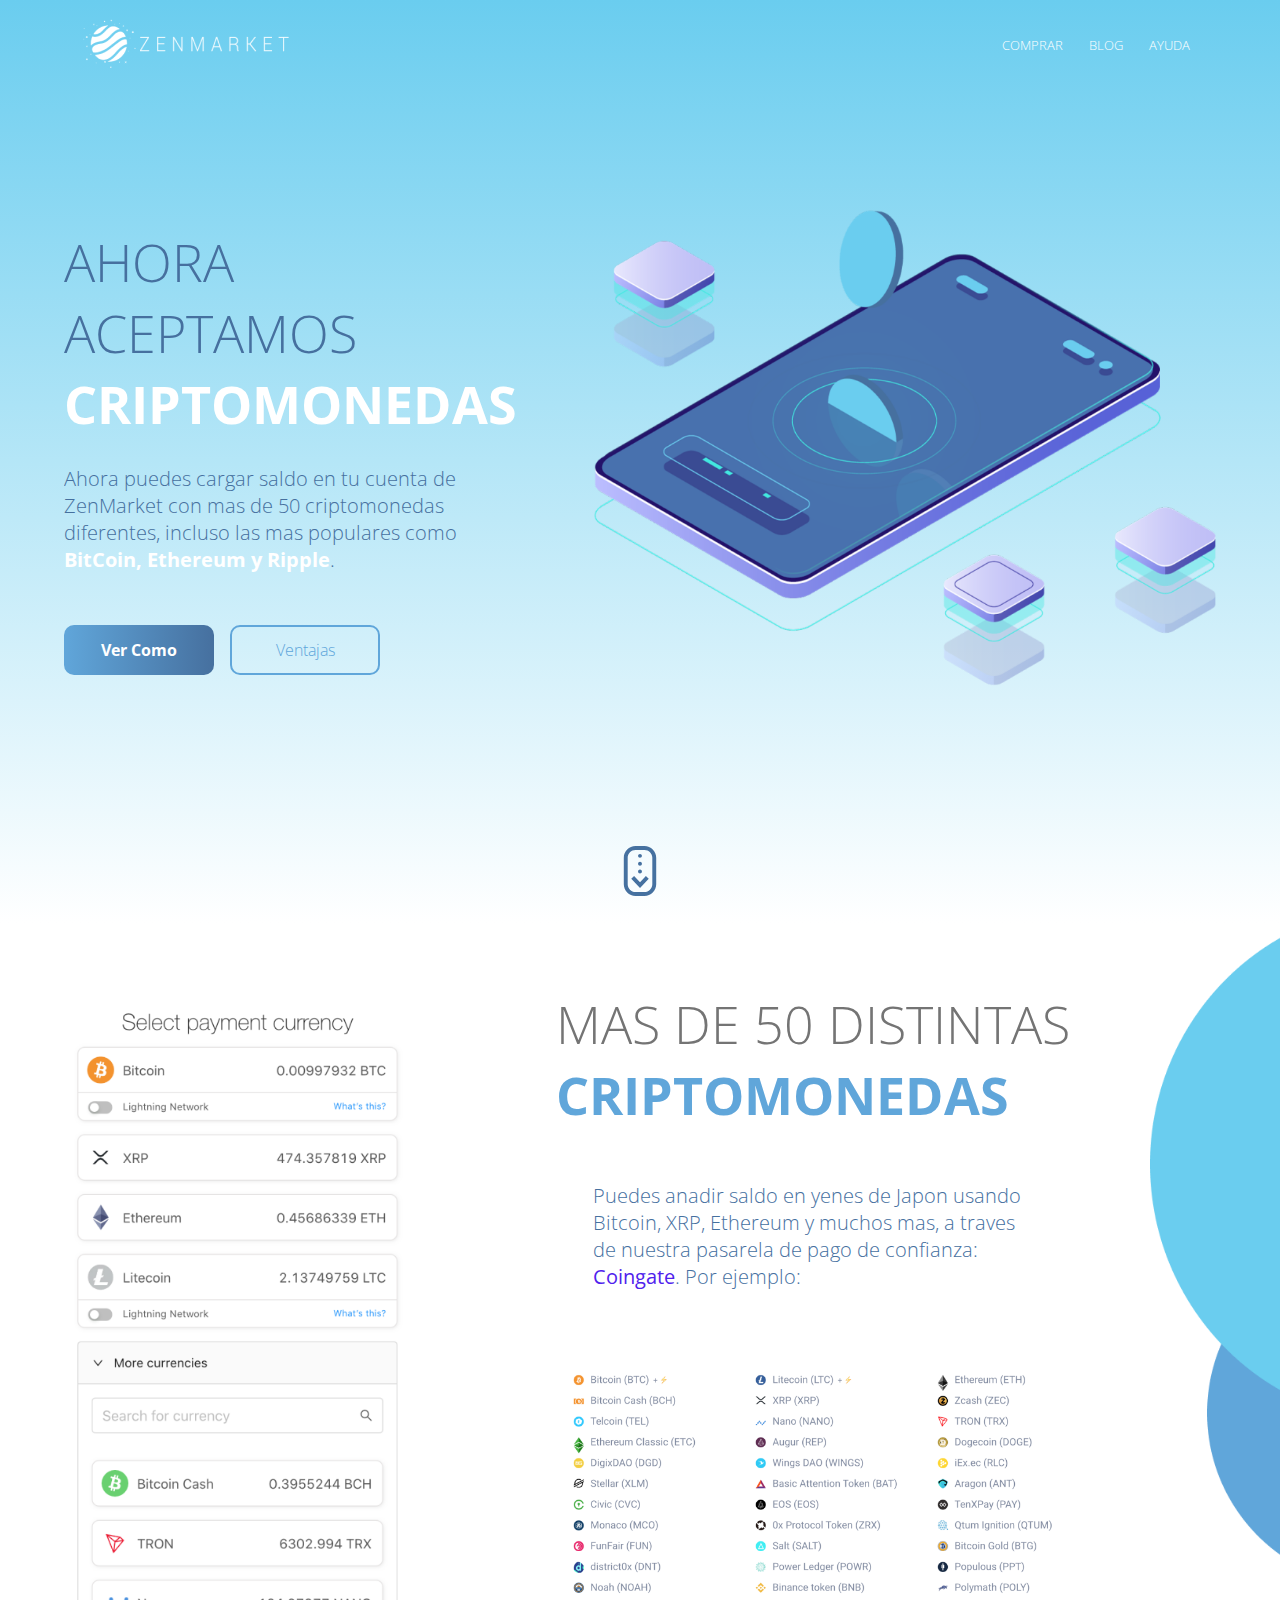
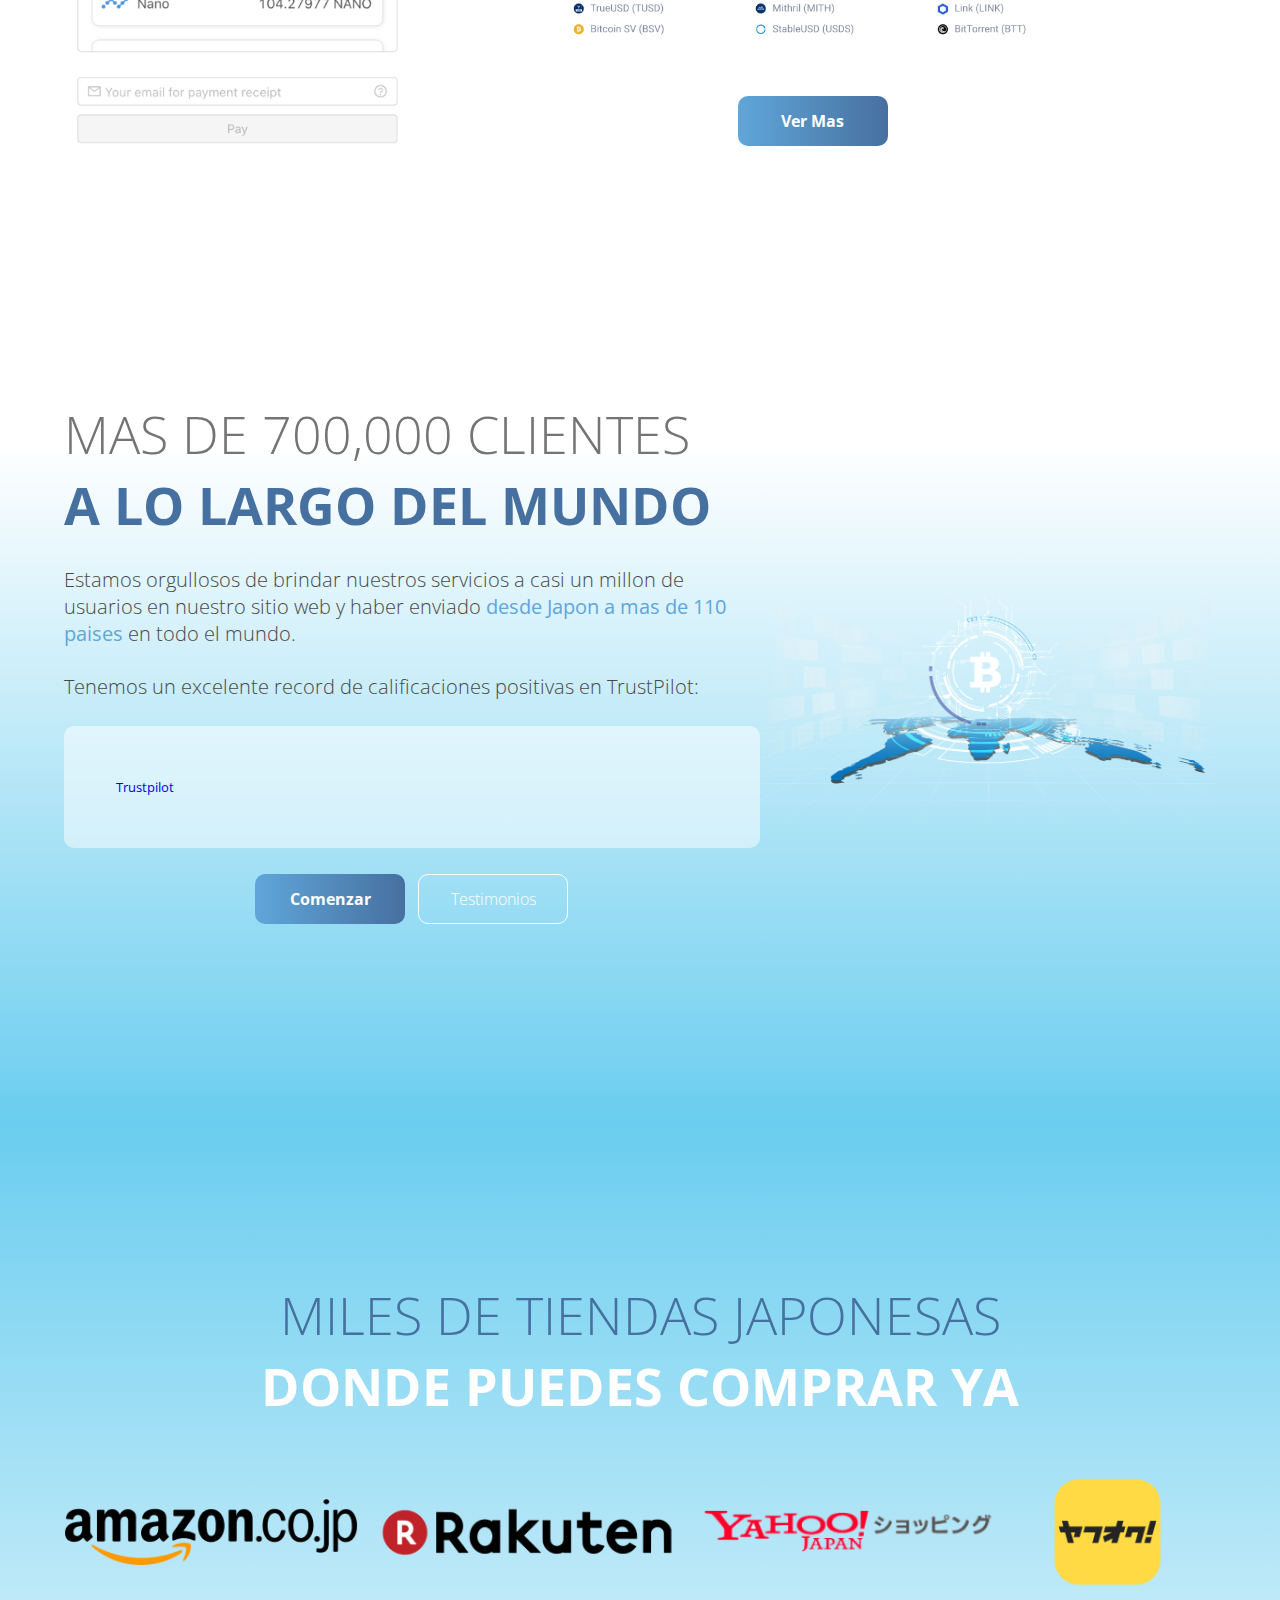
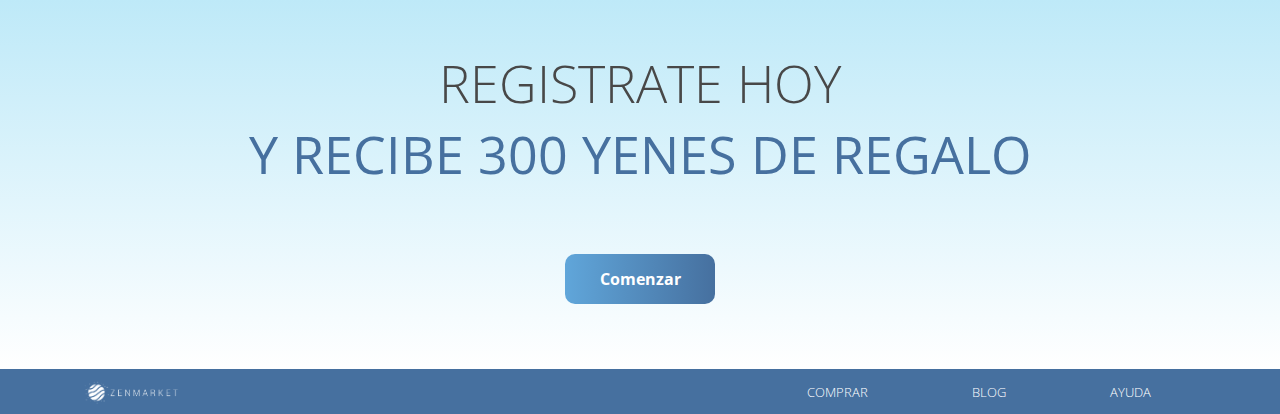
<file: es.html>
<!DOCTYPE html>
<html lang="es">
<head>
    <!-- Global site tag (gtag.js) - Google Analytics -->
<script async src="https://www.googletagmanager.com/gtag/js?id=UA-42970506-1"></script>
<script>
  window.dataLayer = window.dataLayer || [];
  function gtag(){dataLayer.push(arguments);}
  gtag('js', new Date());

  gtag('config', 'UA-42970506-1');
</script>
<!-- Facebook Pixel Code -->
<script>
    !function(f,b,e,v,n,t,s)
    {if(f.fbq)return;n=f.fbq=function(){n.callMethod?
    n.callMethod.apply(n,arguments):n.queue.push(arguments)};
    if(!f._fbq)f._fbq=n;n.push=n;n.loaded=!0;n.version='2.0';
    n.queue=[];t=b.createElement(e);t.async=!0;
    t.src=v;s=b.getElementsByTagName(e)[0];
    s.parentNode.insertBefore(t,s)}(window, document,'script',
    'https://connect.facebook.net/en_US/fbevents.js');
    fbq('init', '1125968480779087');
    fbq('track', 'PageView');
  </script>
  <noscript><img height="1" width="1" style="display:none"
    src="https://www.facebook.com/tr?id=1125968480779087&ev=PageView&noscript=1"
  /></noscript>
  <!-- End Facebook Pixel Code -->
    <meta charset="UTF-8">
    <meta name="viewport" content="width=device-width, initial-scale=1.0">
    <link rel="stylesheet" href="./font-style-en.css">
    <link rel="stylesheet" href="./style.css">
    <link rel="shortcut icon" href="https://zenmarket.jp/favicon.ico?1">
    <title>Paga con Criptomonedas en ZenMarket | Proxy de Compras a Japon</title>
    <meta name="robots" content="index, follow">
    <meta name="description" content="Ahora es posible comprar de Japon con criptomonedas en ZenMarket. Aprende como aqui.">
    <!-- TrustBox script -->
    <script type="text/javascript" src="//widget.trustpilot.com/bootstrap/v5/tp.widget.bootstrap.min.js" async></script>
    <!-- End TrustBox script -->
</head>
<body>
    <!-- header -->
    <div class="container b2w">
        <header>
            <nav>
                <div class="logo"><a href="https://zenmarket.jp/?camplink=crypto" target="_blank"><img src="./img/logo.png" alt="ZenMarket Logo"></a></div>
                <ul>
                    <li class="nav-link"><a href="https://zenmarket.jp/rakuten.aspx?camplink=crypto" target="_blank">COMPRAR</a></li>
                    <li class="nav-link"><a href="https://zenmarket.jp/blog.aspx?camplink=crypto" target="_blank">BLOG</a></li>
                    <li class="nav-link"><a href="https://zenmarket.jp/help.aspx?camplink=crypto" target="_blank">AYUDA</a></li>
                </ul>
            </nav>
        </header>

        <!-- first section INTRO -->
        <section id="intro">
            <div class="intro-text">
                <h1>AHORA ACEPTAMOS</h1><h1><em>CRIPTOMONEDAS</em></h1>
                <p>
                    Ahora puedes cargar saldo en tu cuenta de ZenMarket con mas de 50 criptomonedas diferentes, incluso las mas populares como <em>BitCoin, Ethereum y Ripple</em>.
                </p>
                <a href="https://zenmarket.jp/es/blog/post/9072/como-realizar-pago-usando-criptomonedas-zenmarket" target="_blank"><button class="primary">Ver Como</button></a>
                <a href="https://zenmarket.jp/es/blog/post/9151/por-que-pagar-con-criptomonedas" target="_blank"><button class="secondary">Ventajas</button></a>
            </div>
            <div class="intro-img"><img src="./img/bg-phone.png" alt="Cryptocurrencies in ZenMarket"></div>
        </section>
        <div class="scroll-down"> <a href="#cryptos"> <img src="./img/scroll.svg" alt=""> </a> </div>
    </div>

    <!-- second section CURRENCIES -->
    <div class="container wave">
        <section id="cryptos">
        <div class="crypto-screenshot">
            <img src="./img/coingate.png" alt="Crypto on Coingate" class="pay-screen">
        </div>
        <div class="cryptocurrencies">
            <h2>MAS DE 50 DISTINTAS</br> <em>CRIPTOMONEDAS</em></h2>
            <p>Puedes anadir saldo en yenes de Japon usando Bitcoin, XRP, Ethereum y muchos mas, a traves de nuestra pasarela de pago de confianza: <strong>Coingate</strong>. Por ejemplo:</p>
            <img src="./img/cryptocurrencies.png" alt="List of Cryptocurrencies for ZenMarket">
            <a href="https://zenmarket.jp/es/blog/post/9072/como-realizar-pago-usando-criptomonedas-zenmarket" target="_blank"><button class="primary">Ver Mas</button></a>
        </div>
    </section>
    </div>

    <!-- Third section PROOF -->
    <div class="container w2b">
        <section id="proof">
            <div class="social-proof">
                <h2>
                    MAS DE 700,000 CLIENTES</br><em>A LO LARGO DEL MUNDO</em>
                </h2>
                <p>Estamos orgullosos de brindar nuestros servicios a casi un millon de usuarios en nuestro sitio web y haber enviado <strong>desde Japon a mas de 110 paises</strong> en todo el mundo.</p>
                <p>Tenemos un excelente record de calificaciones positivas en TrustPilot:</p>
<!-- TrustBox widget - Mini Carousel -->
<div class="trustpilot-widget" data-locale="es-ES" data-template-id="539ad0ffdec7e10e686debd7" data-businessunit-id="5947847a0000ff0005a4df14" data-style-height="350px" data-style-width="100%" data-theme="light" data-tags="ES" data-stars="4,5" data-review-languages="es">
    <a href="https://es.trustpilot.com/review/zenmarket.jp" target="_blank" rel="noopener">Trustpilot</a>
    </div>
    <!-- End TrustBox widget -->
                <div class="proof-buttons">
                    <a href="https://zenmarket.jp/signup.aspx?camplink=crypto" target="_blank"><button class="primary">Comenzar</button></a>
                    <a href="https://zenmarket.jp/responses.aspx?camplink=crypto" target="_blank"><button class="secondary">Testimonios</button></a>
                </div>
            </div>
            <div class="cryptoworld-img">
                <img src="./img/cryptoworld.png" alt="Crypto in the World">
            </div>
        </section>  
    </div>

    <!-- Last section CONVERSION -->
    <div class="container b2w small">
        <section id="signup">
            <div class="shops">
                <h2>MILES DE TIENDAS JAPONESAS<br><em>DONDE PUEDES COMPRAR YA</em></h2>
                <div class="shoplist">
                   <a href="https://zenmarket.jp/amazon.aspx?camplink=crypto" target="_blank"><img src="./img/amazon-japan-logo.png" alt="Buy on Amazon Japan with Crypto"></a>
                   <a href="https://zenmarket.jp/rakuten.aspx?camplink=crypto" target="_blank"><img src="./img/rakuten-logo.png" alt="Buy on Rakuten Japan with Crypto"></a>
                   <a href="https://zenmarket.jp/yshopping.aspx?camplink=crypto" target="_blank"><img src="./img/yahoo-shopping-logo.png" alt="Buy on Yahoo Shopping Japan with Crypto"></a>
                   <a href="https://zenmarket.jp/yahoo.aspx?camplink=crypto" target="_blank"><img src="./img/yahoo-auction-logo.png" alt="Buy on Yahoo Auctions Japan with Crypto"></a>
                </div>
            </div>
            <div class="register">
                <h2 class="signup-cta">REGISTRATE HOY</h2>
                <h2><strong>Y RECIBE 300 YENES DE REGALO</strong></h2>
                <a href="https://zenmarket.jp/signup.aspx?camplink=crypto" target="_blank"><button class="primary">Comenzar</button></a>
            </div>
        </section>
    </div>

    <!-- Footer Nav -->
    <footer>
        <nav>
            <div class="logo"><img src="./img/logo.png" alt="ZenMarket Logo"></div>
            <ul>
                <li class="nav-link"><a href="https://zenmarket.jp/rakuten.aspx?camplink=crypto" target="_blank">COMPRAR</a></li>
                <li class="nav-link"><a href="https://zenmarket.jp/blog.aspx?camplink=crypto" target="_blank">BLOG</a></li>
                <li class="nav-link"><a href="https://zenmarket.jp/help.aspx?camplink=crypto" target="_blank">AYUDA</a></li>
            </ul>
        </nav>
    </footer>

    
</body>
</html>
</file>
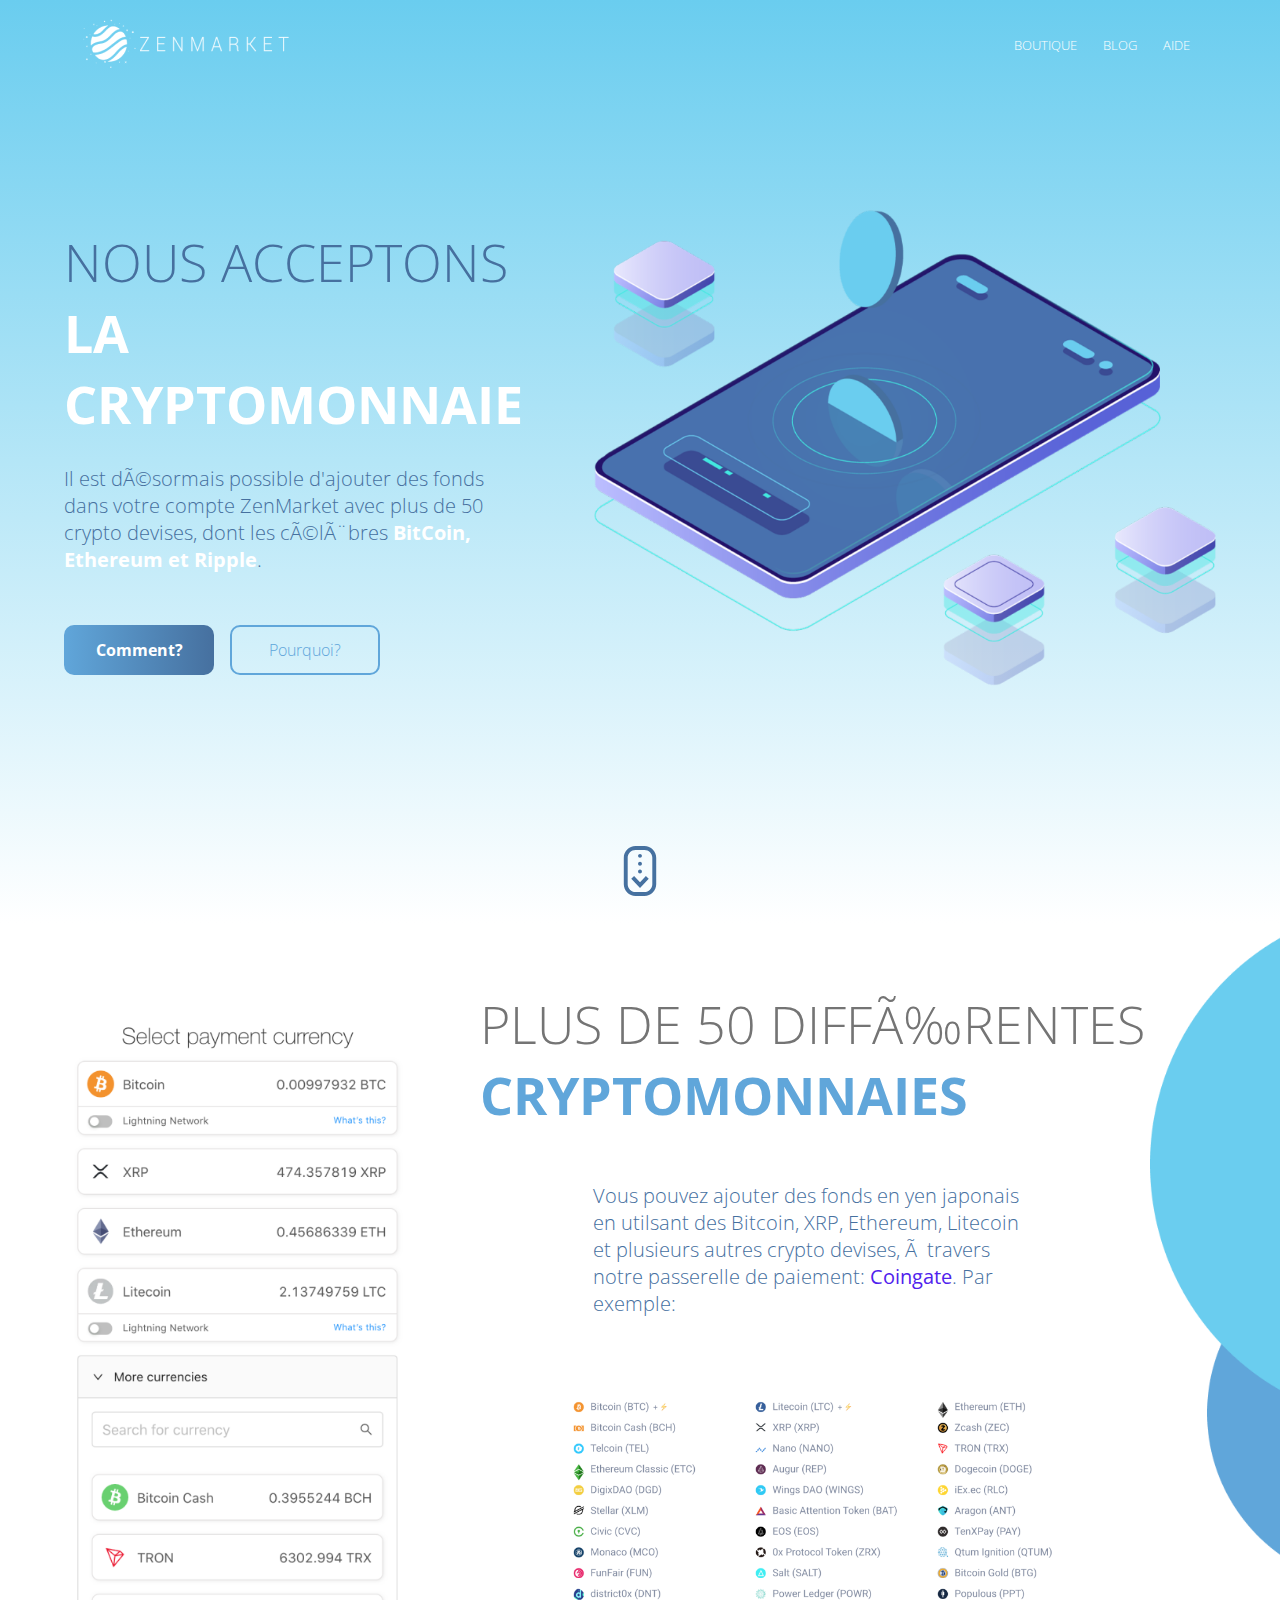
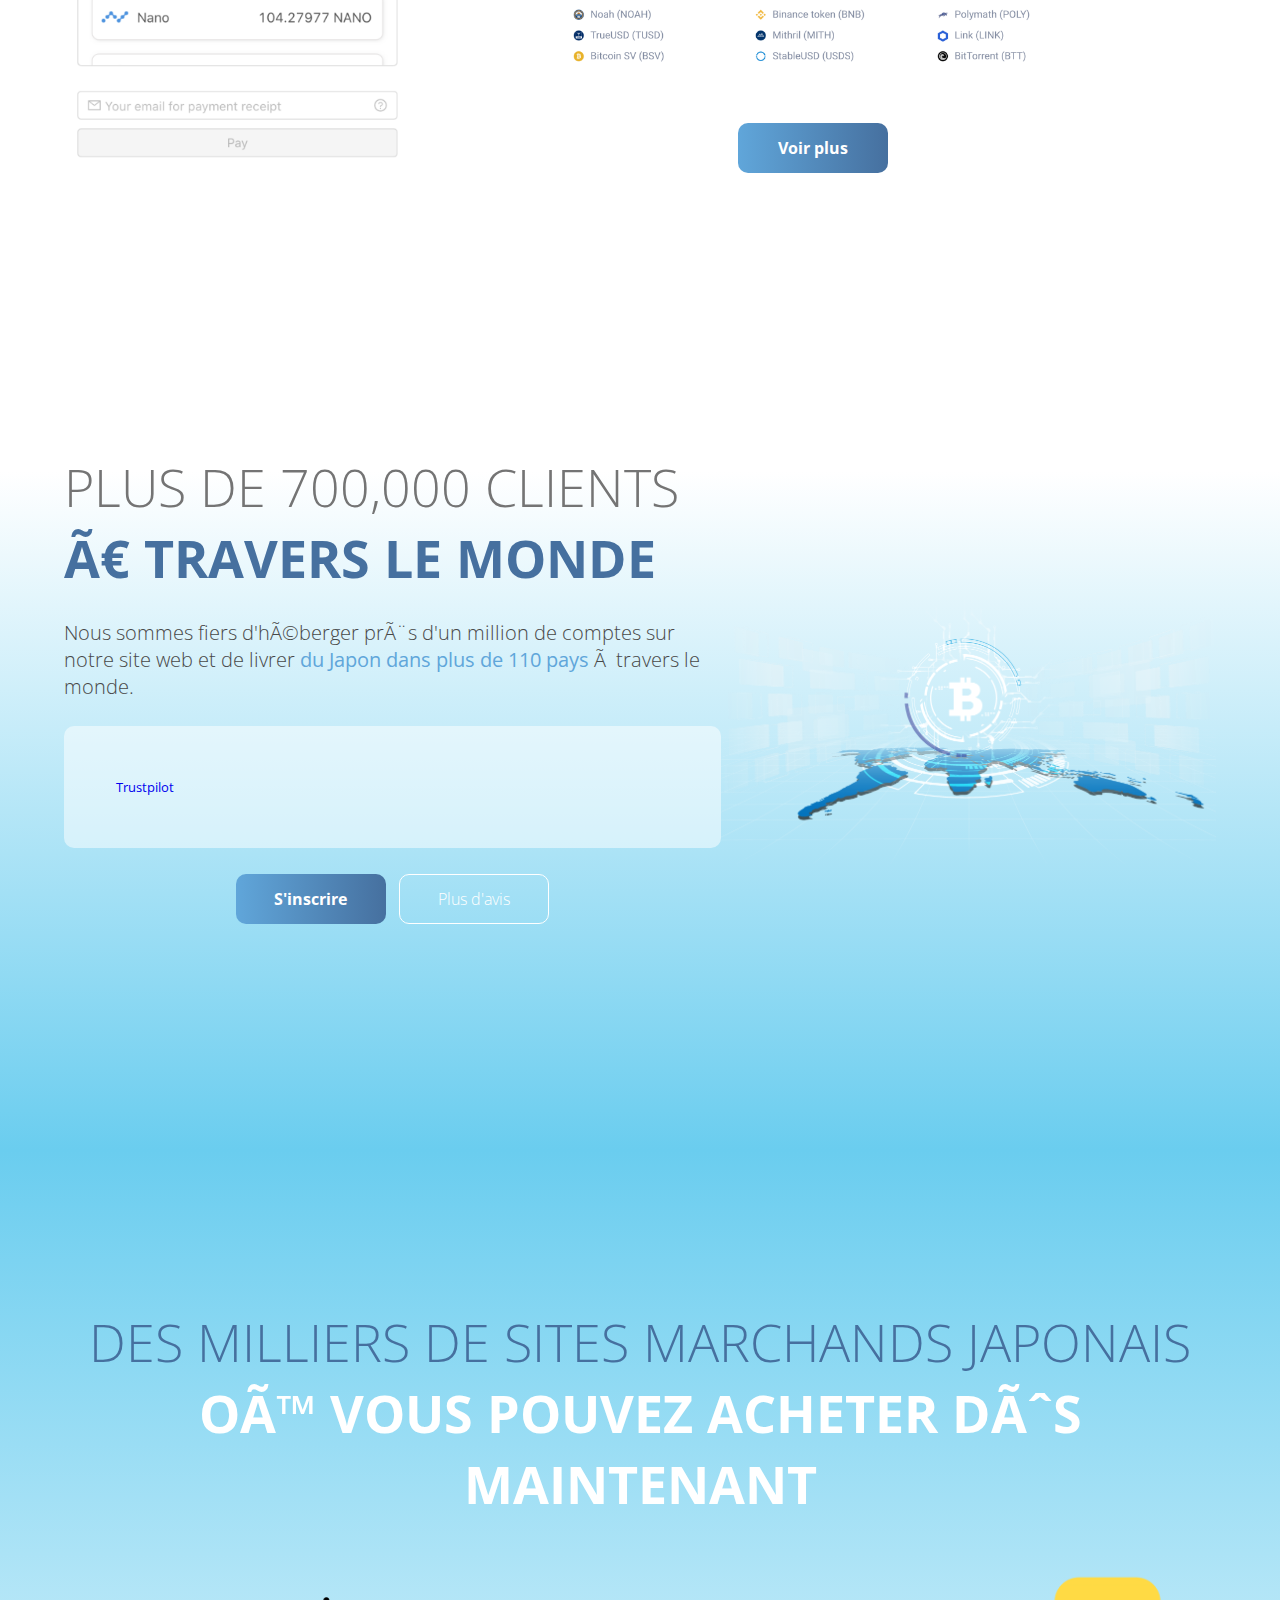
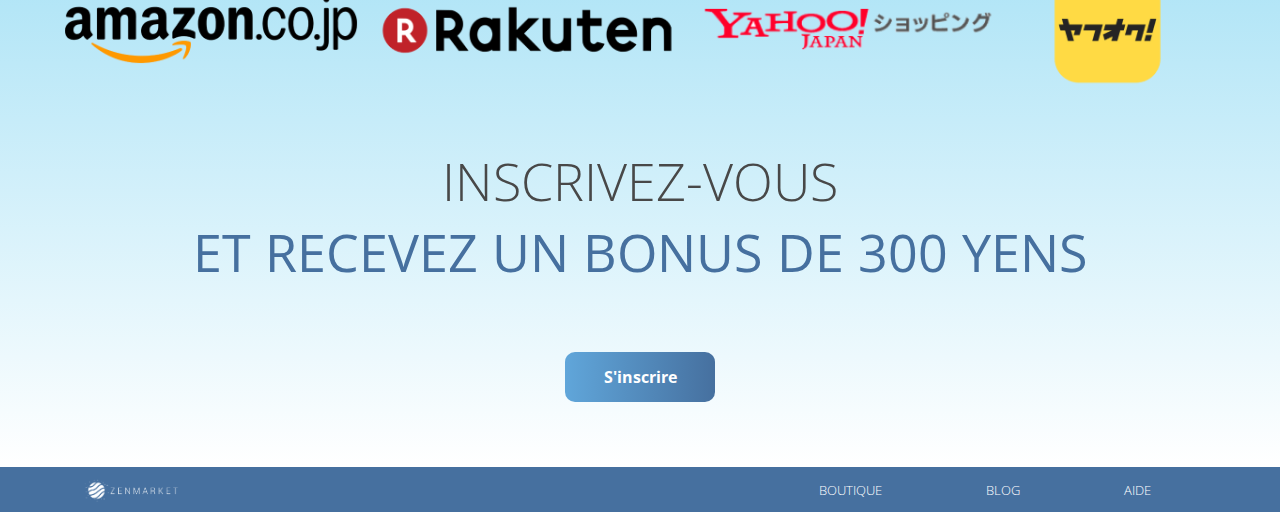
<file: fr.html>
<!DOCTYPE html>
<html lang="fr">
<head>
    <!-- Global site tag (gtag.js) - Google Analytics -->
<script async src="https://www.googletagmanager.com/gtag/js?id=UA-42970506-1"></script>
<script>
  window.dataLayer = window.dataLayer || [];
  function gtag(){dataLayer.push(arguments);}
  gtag('js', new Date());

  gtag('config', 'UA-42970506-1');
</script>
<!-- Facebook Pixel Code -->
<script>
    !function(f,b,e,v,n,t,s)
    {if(f.fbq)return;n=f.fbq=function(){n.callMethod?
    n.callMethod.apply(n,arguments):n.queue.push(arguments)};
    if(!f._fbq)f._fbq=n;n.push=n;n.loaded=!0;n.version='2.0';
    n.queue=[];t=b.createElement(e);t.async=!0;
    t.src=v;s=b.getElementsByTagName(e)[0];
    s.parentNode.insertBefore(t,s)}(window, document,'script',
    'https://connect.facebook.net/en_US/fbevents.js');
    fbq('init', '1125968480779087');
    fbq('track', 'PageView');
  </script>
  <noscript><img height="1" width="1" style="display:none"
    src="https://www.facebook.com/tr?id=1125968480779087&ev=PageView&noscript=1"
  /></noscript>
  <!-- End Facebook Pixel Code -->
    <meta charset="UTF-8">
    <meta name="viewport" content="width=device-width, initial-scale=1.0">
    <link rel="stylesheet" href="./font-style-en.css">
    <link rel="stylesheet" href="./style.css">
    <link rel="shortcut icon" href="https://zenmarket.jp/favicon.ico?1">
    <title>Payez avec des cryptos sur ZenMarket | Service d'achat du Japon</title>
    <meta name="robots" content="index, follow">
    <meta name="description" content="Il est désormais possible d'acheter du Japon avec des cryptomonnaies sur ZenMarket. Découvrez comment procéder.">
    <!-- TrustBox script -->
    <script type="text/javascript" src="//widget.trustpilot.com/bootstrap/v5/tp.widget.bootstrap.min.js" async></script>
    <!-- End TrustBox script -->
</head>
<body>
    <!-- header -->
    <div class="container b2w">
        <header>
            <nav>
                <div class="logo"><a href="https://zenmarket.jp/?camplink=crypto" target="_blank"><img src="./img/logo.png" alt="ZenMarket Logo"></a></div>
                <ul>
                    <li class="nav-link"><a href="https://zenmarket.jp/rakuten.aspx?camplink=crypto" target="_blank">BOUTIQUE</a></li>
                    <li class="nav-link"><a href="https://zenmarket.jp/blog.aspx?camplink=crypto" target="_blank">BLOG</a></li>
                    <li class="nav-link"><a href="https://zenmarket.jp/help.aspx?camplink=crypto" target="_blank">AIDE</a></li>
                </ul>
            </nav>
        </header>

        <!-- first section INTRO -->
        <section id="intro">
            <div class="intro-text">
                <h1>NOUS ACCEPTONS</h1><h1><em>LA CRYPTOMONNAIE</em></h1>
                <p>
                    Il est désormais possible d'ajouter des fonds dans votre compte ZenMarket avec plus de 50 crypto devises, dont les célèbres <em>BitCoin, Ethereum et Ripple</em>.
                </p>
                <a href="https://zenmarket.jp/fr/blog/post/9066/comment-payer-crypto-sur-zenmarket" target="_blank"><button class="primary">Comment?</button></a>
                <a href="https://zenmarket.jp/fr/blog/post/9147/avantages-de-payer-avec-crypto-monnaies" target="_blank"><button class="secondary">Pourquoi?</button></a>
            </div>
            <div class="intro-img"><img src="./img/bg-phone.png" alt="Cryptocurrencies in ZenMarket"></div>
        </section>
        <div class="scroll-down"> <a href="#cryptos"> <img src="./img/scroll.svg" alt=""> </a> </div>
    </div>

    <!-- second section CURRENCIES -->
    <div class="container wave">
        <section id="cryptos">
        <div class="crypto-screenshot">
            <img src="./img/coingate.png" alt="Crypto on Coingate" class="pay-screen">
        </div>
        <div class="cryptocurrencies">
            <h2>PLUS DE 50 DIFFÉRENTES </br> <em>CRYPTOMONNAIES</em></h2>
            <p>Vous pouvez ajouter des fonds en yen japonais en utilsant des Bitcoin, XRP, Ethereum, Litecoin et plusieurs autres crypto devises, à travers notre passerelle de paiement: <strong>Coingate</strong>. Par exemple:</p>
            <img src="./img/cryptocurrencies.png" alt="List of Cryptocurrencies for ZenMarket">
            <a href="https://zenmarket.jp/fr/blog/post/9066/comment-payer-crypto-sur-zenmarket" target="_blank"><button class="primary">Voir plus</button></a>
        </div>
    </section>
    </div>

    <!-- Third section PROOF -->
    <div class="container w2b">
        <section id="proof">
            <div class="social-proof">
                <h2>
                    PLUS DE 700,000 CLIENTS</br><em>À TRAVERS LE MONDE</em>
                </h2>
                <p>Nous sommes fiers d'héberger près d'un million de comptes sur notre site web et de livrer <strong>du Japon dans plus de 110 pays</strong> à travers le monde.</p>
<!-- TrustBox widget - Mini Carousel -->
<div class="trustpilot-widget" data-locale="fr-FR" data-template-id="539ad0ffdec7e10e686debd7" data-businessunit-id="5947847a0000ff0005a4df14" data-style-height="350px" data-style-width="100%" data-theme="light" data-tags="FR" data-stars="4,5" data-review-languages="fr">
    <a href="https://fr.trustpilot.com/review/zenmarket.jp" target="_blank" rel="noopener">Trustpilot</a>
  </div>
  <!-- End TrustBox widget -->
                <div class="proof-buttons">
                    <a href="https://zenmarket.jp/signup.aspx?camplink=crypto" target="_blank"><button class="primary">S'inscrire</button></a>
                    <a href="https://zenmarket.jp/responses.aspx?camplink=crypto" target="_blank"><button class="secondary">Plus d'avis</button></a>
                </div>
            </div>
            <div class="cryptoworld-img">
                <img src="./img/cryptoworld.png" alt="Crypto in the World">
            </div>
        </section>  
    </div>

    <!-- Last section CONVERSION -->
    <div class="container b2w small">
        <section id="signup">
            <div class="shops">
                <h2>DES MILLIERS DE SITES MARCHANDS JAPONAIS<br><em>OÙ VOUS POUVEZ ACHETER DÈS MAINTENANT</em></h2>
                <div class="shoplist">
                   <a href="https://zenmarket.jp/amazon.aspx?camplink=crypto" target="_blank"><img src="./img/amazon-japan-logo.png" alt="Buy on Amazon Japan with Crypto"></a>
                   <a href="https://zenmarket.jp/rakuten.aspx?camplink=crypto" target="_blank"><img src="./img/rakuten-logo.png" alt="Buy on Rakuten Japan with Crypto"></a>
                   <a href="https://zenmarket.jp/yshopping.aspx?camplink=crypto" target="_blank"><img src="./img/yahoo-shopping-logo.png" alt="Buy on Yahoo Shopping Japan with Crypto"></a>
                   <a href="https://zenmarket.jp/yahoo.aspx?camplink=crypto" target="_blank"><img src="./img/yahoo-auction-logo.png" alt="Buy on Yahoo Auctions Japan with Crypto"></a>
                </div>
            </div>
            <div class="register">
                <h2 class="signup-cta">INSCRIVEZ-VOUS</h2>
                <h2><strong>ET RECEVEZ UN BONUS DE 300 YENS</strong></h2>
                <a href="https://zenmarket.jp/signup.aspx?camplink=crypto" target="_blank"><button class="primary">S'inscrire</button></a>
            </div>
        </section>
    </div>

    <!-- Footer Nav -->
    <footer>
        <nav>
            <div class="logo"><img src="./img/logo.png" alt="ZenMarket Logo"></div>
            <ul>
                <li class="nav-link"><a href="https://zenmarket.jp/rakuten.aspx?camplink=crypto" target="_blank">BOUTIQUE</a></li>
                <li class="nav-link"><a href="https://zenmarket.jp/blog.aspx?camplink=crypto" target="_blank">BLOG</a></li>
                <li class="nav-link"><a href="https://zenmarket.jp/help.aspx?camplink=crypto" target="_blank">AIDE</a></li>
            </ul>
        </nav>
    </footer>

    
</body>
</html>
</file>
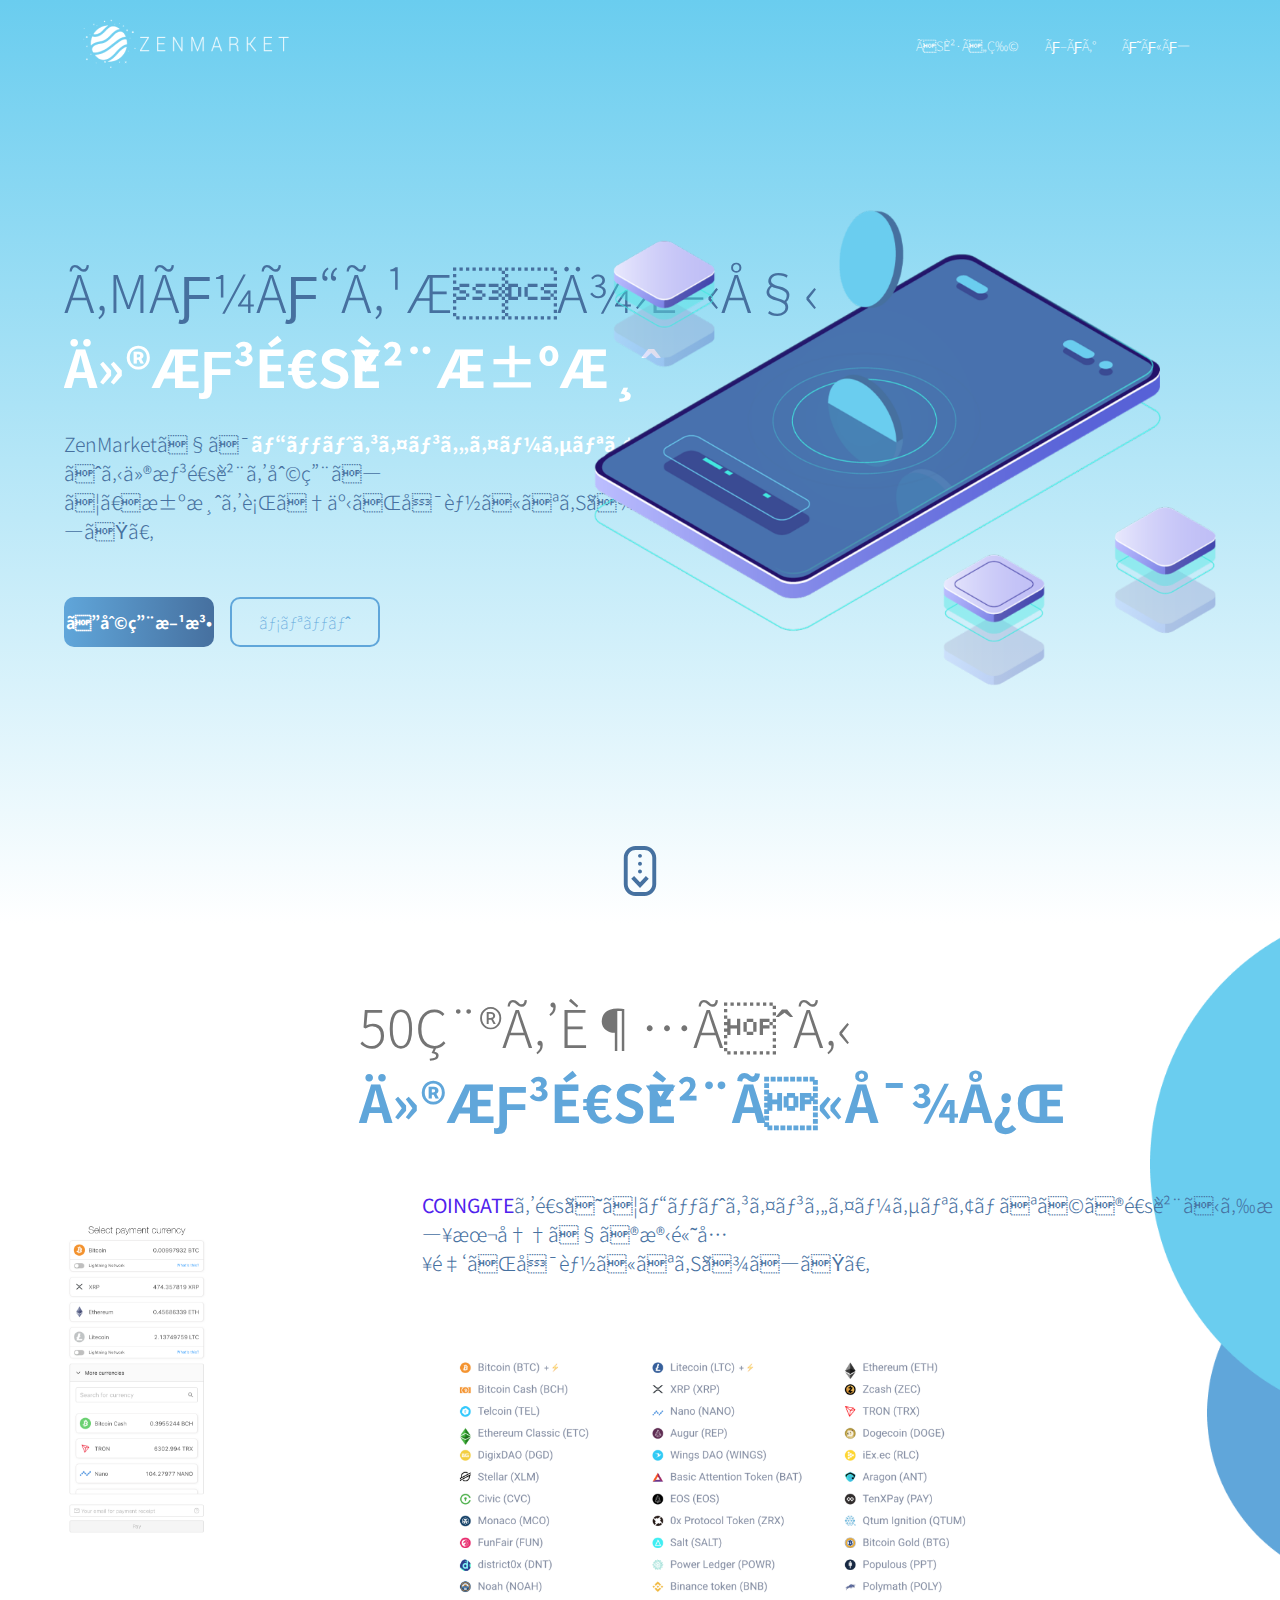
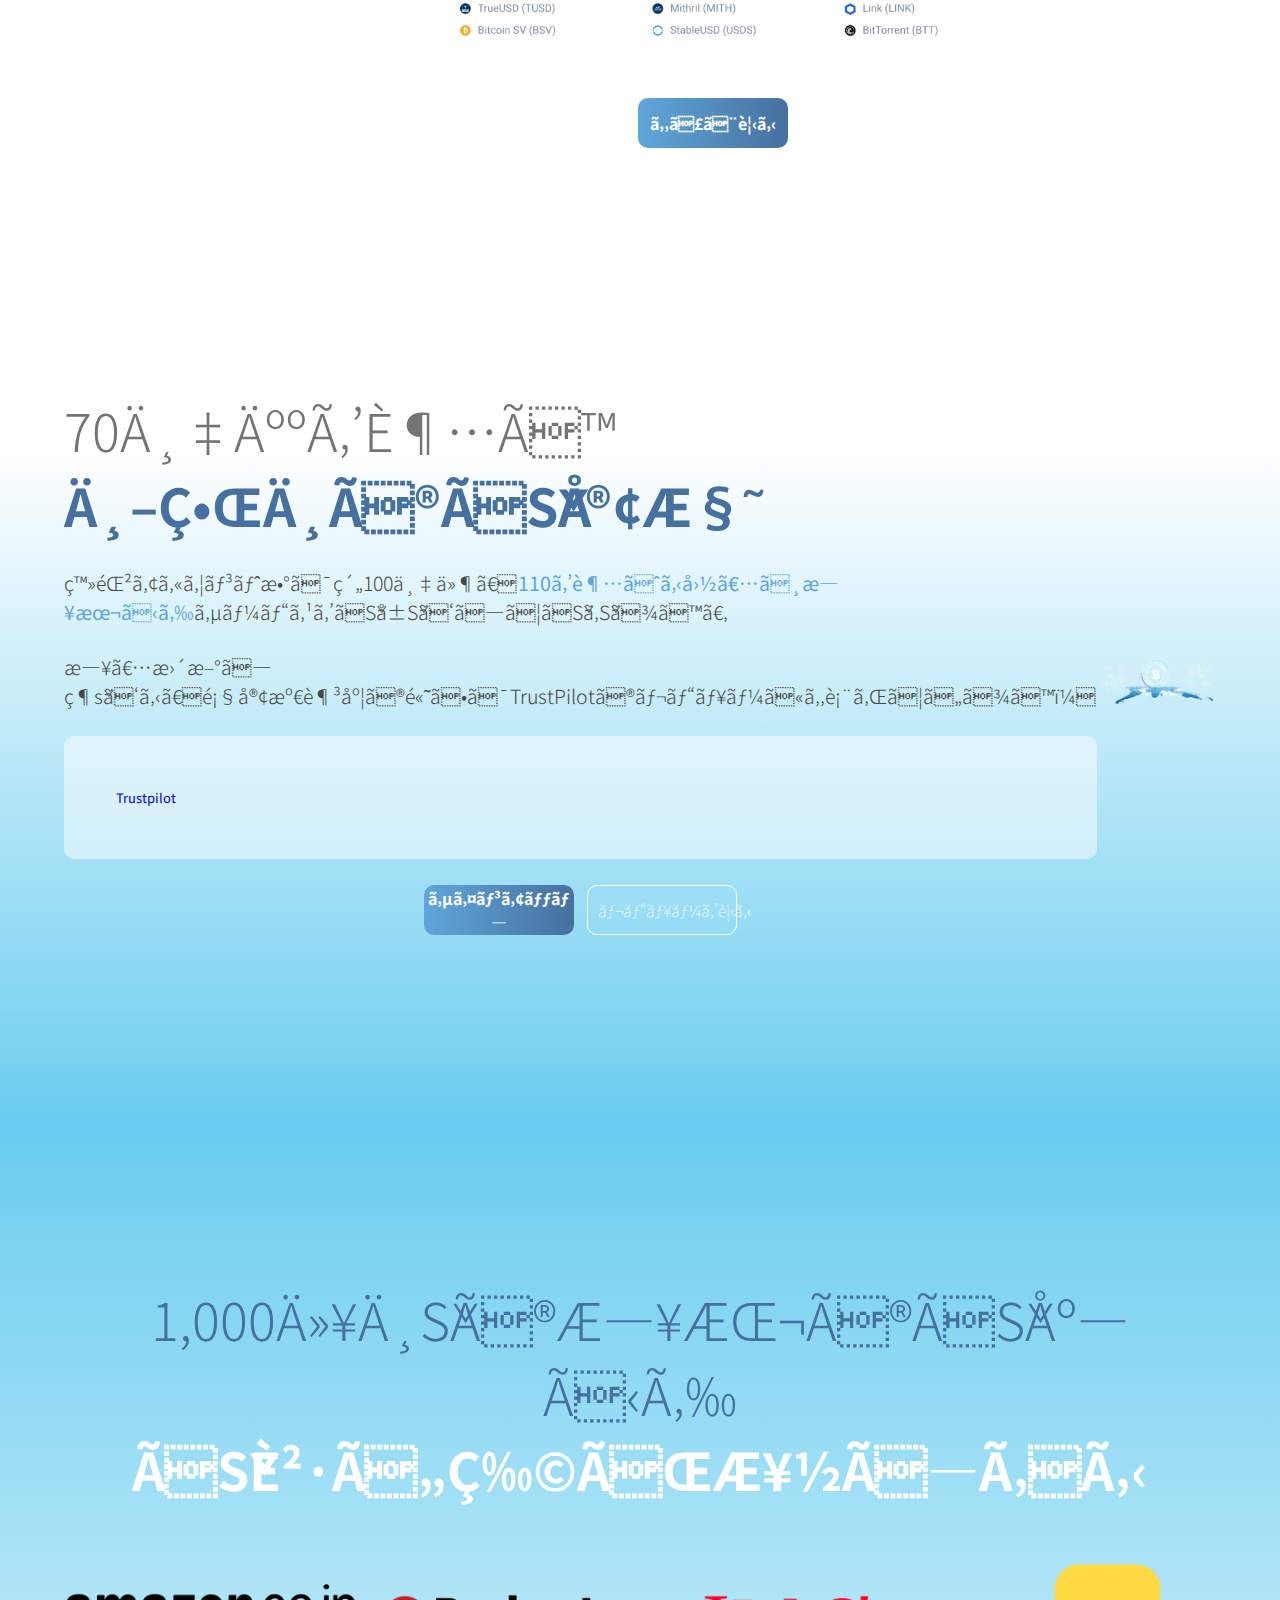
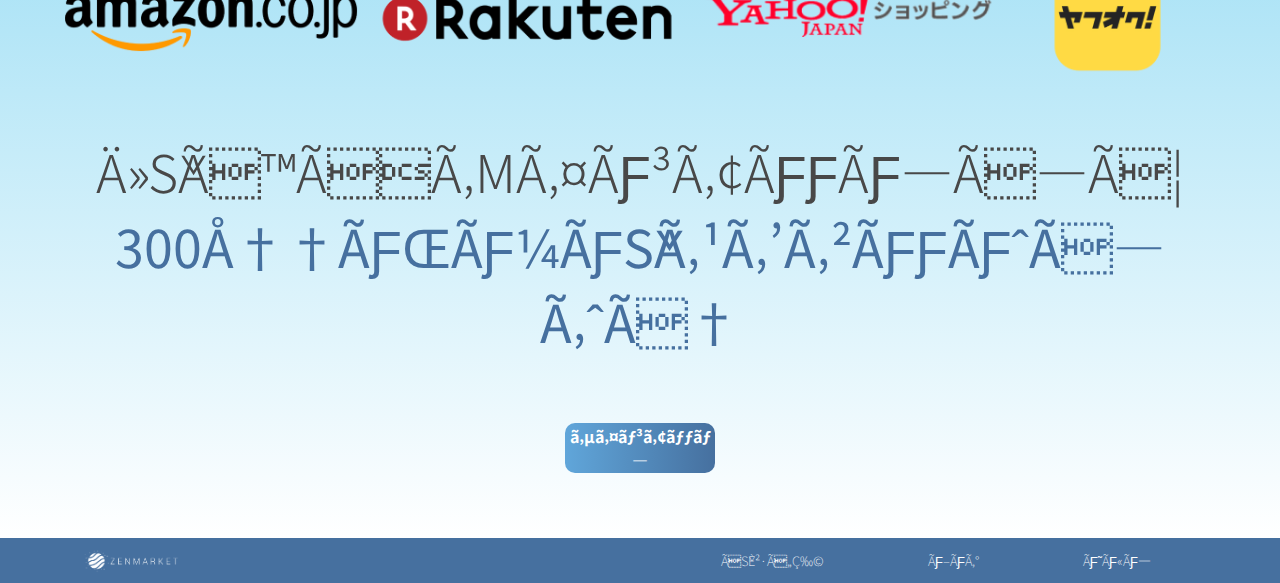
<file: ja.html>
<!DOCTYPE html>
<html lang="ja">
<head>
    <!-- Global site tag (gtag.js) - Google Analytics -->
<script async src="https://www.googletagmanager.com/gtag/js?id=UA-42970506-1"></script>
<script>
  window.dataLayer = window.dataLayer || [];
  function gtag(){dataLayer.push(arguments);}
  gtag('js', new Date());

  gtag('config', 'UA-42970506-1');
</script>
<!-- Facebook Pixel Code -->
<script>
    !function(f,b,e,v,n,t,s)
    {if(f.fbq)return;n=f.fbq=function(){n.callMethod?
    n.callMethod.apply(n,arguments):n.queue.push(arguments)};
    if(!f._fbq)f._fbq=n;n.push=n;n.loaded=!0;n.version='2.0';
    n.queue=[];t=b.createElement(e);t.async=!0;
    t.src=v;s=b.getElementsByTagName(e)[0];
    s.parentNode.insertBefore(t,s)}(window, document,'script',
    'https://connect.facebook.net/en_US/fbevents.js');
    fbq('init', '1125968480779087');
    fbq('track', 'PageView');
  </script>
  <noscript><img height="1" width="1" style="display:none"
    src="https://www.facebook.com/tr?id=1125968480779087&ev=PageView&noscript=1"
  /></noscript>
  <!-- End Facebook Pixel Code -->
    <meta charset="UTF-8">
    <meta name="viewport" content="width=device-width, initial-scale=1.0">
    <link rel="stylesheet" href="./font-style-ja.css">
    <link rel="stylesheet" href="./style.css">
    <link rel="shortcut icon" href="https://zenmarket.jp/favicon.ico?1">
    <title>ZenMarketの仮想通貨決済サービス | 日本の購入代行サービス</title>
    <meta name="robots" content="index, follow">
    <meta name="description" content="ZenMarketでは新たに仮想通貨決済が導入され、お支払いにご利用いただけるようになりました。ご利用方法はこちらから！">
    <!-- TrustBox script -->
    <script type="text/javascript" src="//widget.trustpilot.com/bootstrap/v5/tp.widget.bootstrap.min.js" async></script>
    <!-- End TrustBox script -->
</head>
<body>
    <!-- header -->
    <div class="container b2w">
        <header>
            <nav>
                <div class="logo"><a href="https://zenmarket.jp/?camplink=crypto" target="_blank"><img src="./img/logo.png" alt="ZenMarket Logo"></a></div>
                <ul>
                    <li class="nav-link"><a href="https://zenmarket.jp/rakuten.aspx?camplink=crypto" target="_blank">お買い物</a></li>
                    <li class="nav-link"><a href="https://zenmarket.jp/blog.aspx?camplink=crypto" target="_blank">ブログ</a></li>
                    <li class="nav-link"><a href="https://zenmarket.jp/help.aspx?camplink=crypto" target="_blank">ヘルプ</a></li>
                </ul>
            </nav>
        </header>

        <!-- first section INTRO -->
        <section id="intro">
            <div class="intro-text">
                <h1>サービス提供開始</h1><h1><em>仮想通貨決済</em></h1>
                <p>
                    ZenMarketでは<em>ビットコインやイーサリアム</em>など50種を超える仮想通貨を利用して、決済を行う事が可能になりました。
                </p>
                <a href="https://zenmarket.jp/ja/blog/post/9080/kasou-tsuuka-tsukaikata" target="_blank"><button class="primary">ご利用方法</button></a>
                <a href="https://zenmarket.jp/ja/blog/post/9154/kasou-tsuuka-4merits" target="_blank"><button class="secondary">メリット</button></a>
            </div>
            <div class="intro-img"><img src="./img/bg-phone.png" alt="Cryptocurrencies in ZenMarket"></div>
        </section>
        <div class="scroll-down"> <a href="#cryptos"> <img src="./img/scroll.svg" alt=""> </a> </div>
    </div>

    <!-- second section CURRENCIES -->
    <div class="container wave">
        <section id="cryptos">
        <div class="crypto-screenshot">
            <img src="./img/coingate.png" alt="Crypto on Coingate" class="pay-screen">
        </div>
        <div class="cryptocurrencies">
            <h2>50種を超える</br><em>仮想通貨に対応</em></h2>
            <p><strong>COINGATE</strong>を通じてビットコインやイーサリアムなどの通貨から日本円での残高入金が可能になりました。</p>
            <img src="./img/cryptocurrencies.png" alt="List of Cryptocurrencies for ZenMarket">
            <a href="https://zenmarket.jp/ja/blog/post/9080/kasou-tsuuka-tsukaikata" target="_blank"><button class="primary">もっと見る</button></a>
        </div>
    </section>
    </div>

    <!-- Third section PROOF -->
    <div class="container w2b">
        <section id="proof">
            <div class="social-proof">
                <h2>
                    70万人を超す</br><em>世界中のお客様</em>
                </h2>
                <p>登録アカウント数は約100万件、<strong>110を超える国々へ日本から</strong>サービスをお届けしております。</p>
                <p>日々更新し続ける、顧客満足度の高さはTrustPilotのレビューにも表れています！</p>
<!-- TrustBox widget - Mini Carousel -->
<div class="trustpilot-widget" data-locale="ja-JP" data-template-id="539ad0ffdec7e10e686debd7" data-businessunit-id="5947847a0000ff0005a4df14" data-style-height="350px" data-style-width="100%" data-theme="light" data-tags="JA" data-stars="4,5" data-review-languages="ja">
    <a href="https://jp.trustpilot.com/review/zenmarket.jp" target="_blank" rel="noopener">Trustpilot</a>
  </div>
  <!-- End TrustBox widget -->
                <div class="proof-buttons">
                    <a href="https://zenmarket.jp/signup.aspx?camplink=crypto" target="_blank"><button class="primary">サインアップ</button></a>
                    <a href="https://zenmarket.jp/responses.aspx?camplink=crypto" target="_blank"><button class="secondary">レビューを見る</button></a>
                </div>
            </div>
            <div class="cryptoworld-img">
                <img src="./img/cryptoworld.png" alt="Crypto in the World">
            </div>
        </section>  
    </div>

    <!-- Last section CONVERSION -->
    <div class="container b2w small">
        <section id="signup">
            <div class="shops">
                <h2>1,000以上の日本のお店から<br><em>お買い物が楽しめる</em></h2>
                <div class="shoplist">
                   <a href="https://zenmarket.jp/amazon.aspx?camplink=crypto" target="_blank"><img src="./img/amazon-japan-logo.png" alt="Buy on Amazon Japan with Crypto"></a>
                   <a href="https://zenmarket.jp/rakuten.aspx?camplink=crypto" target="_blank"><img src="./img/rakuten-logo.png" alt="Buy on Rakuten Japan with Crypto"></a>
                   <a href="https://zenmarket.jp/yshopping.aspx?camplink=crypto" target="_blank"><img src="./img/yahoo-shopping-logo.png" alt="Buy on Yahoo Shopping Japan with Crypto"></a>
                   <a href="https://zenmarket.jp/yahoo.aspx?camplink=crypto" target="_blank"><img src="./img/yahoo-auction-logo.png" alt="Buy on Yahoo Auctions Japan with Crypto"></a>
                </div>
            </div>
            <div class="register">
                <h2 class="signup-cta">今すぐサインアップして</h2>
                <h2><strong>300円ボーナスをゲットしよう</strong></h2>
                <a href="https://zenmarket.jp/signup.aspx?camplink=crypto" target="_blank"><button class="primary">サインアップ</button></a>
            </div>
        </section>
    </div>

    <!-- Footer Nav -->
    <footer>
        <nav>
            <div class="logo"><img src="./img/logo.png" alt="ZenMarket Logo"></div>
            <ul>
                <li class="nav-link"><a href="https://zenmarket.jp/rakuten.aspx?camplink=crypto" target="_blank">お買い物</a></li>
                <li class="nav-link"><a href="https://zenmarket.jp/blog.aspx?camplink=crypto" target="_blank">ブログ</a></li>
                <li class="nav-link"><a href="https://zenmarket.jp/help.aspx?camplink=crypto" target="_blank">ヘルプ</a></li>
            </ul>
        </nav>
    </footer>

    
</body>
</html>
</file>
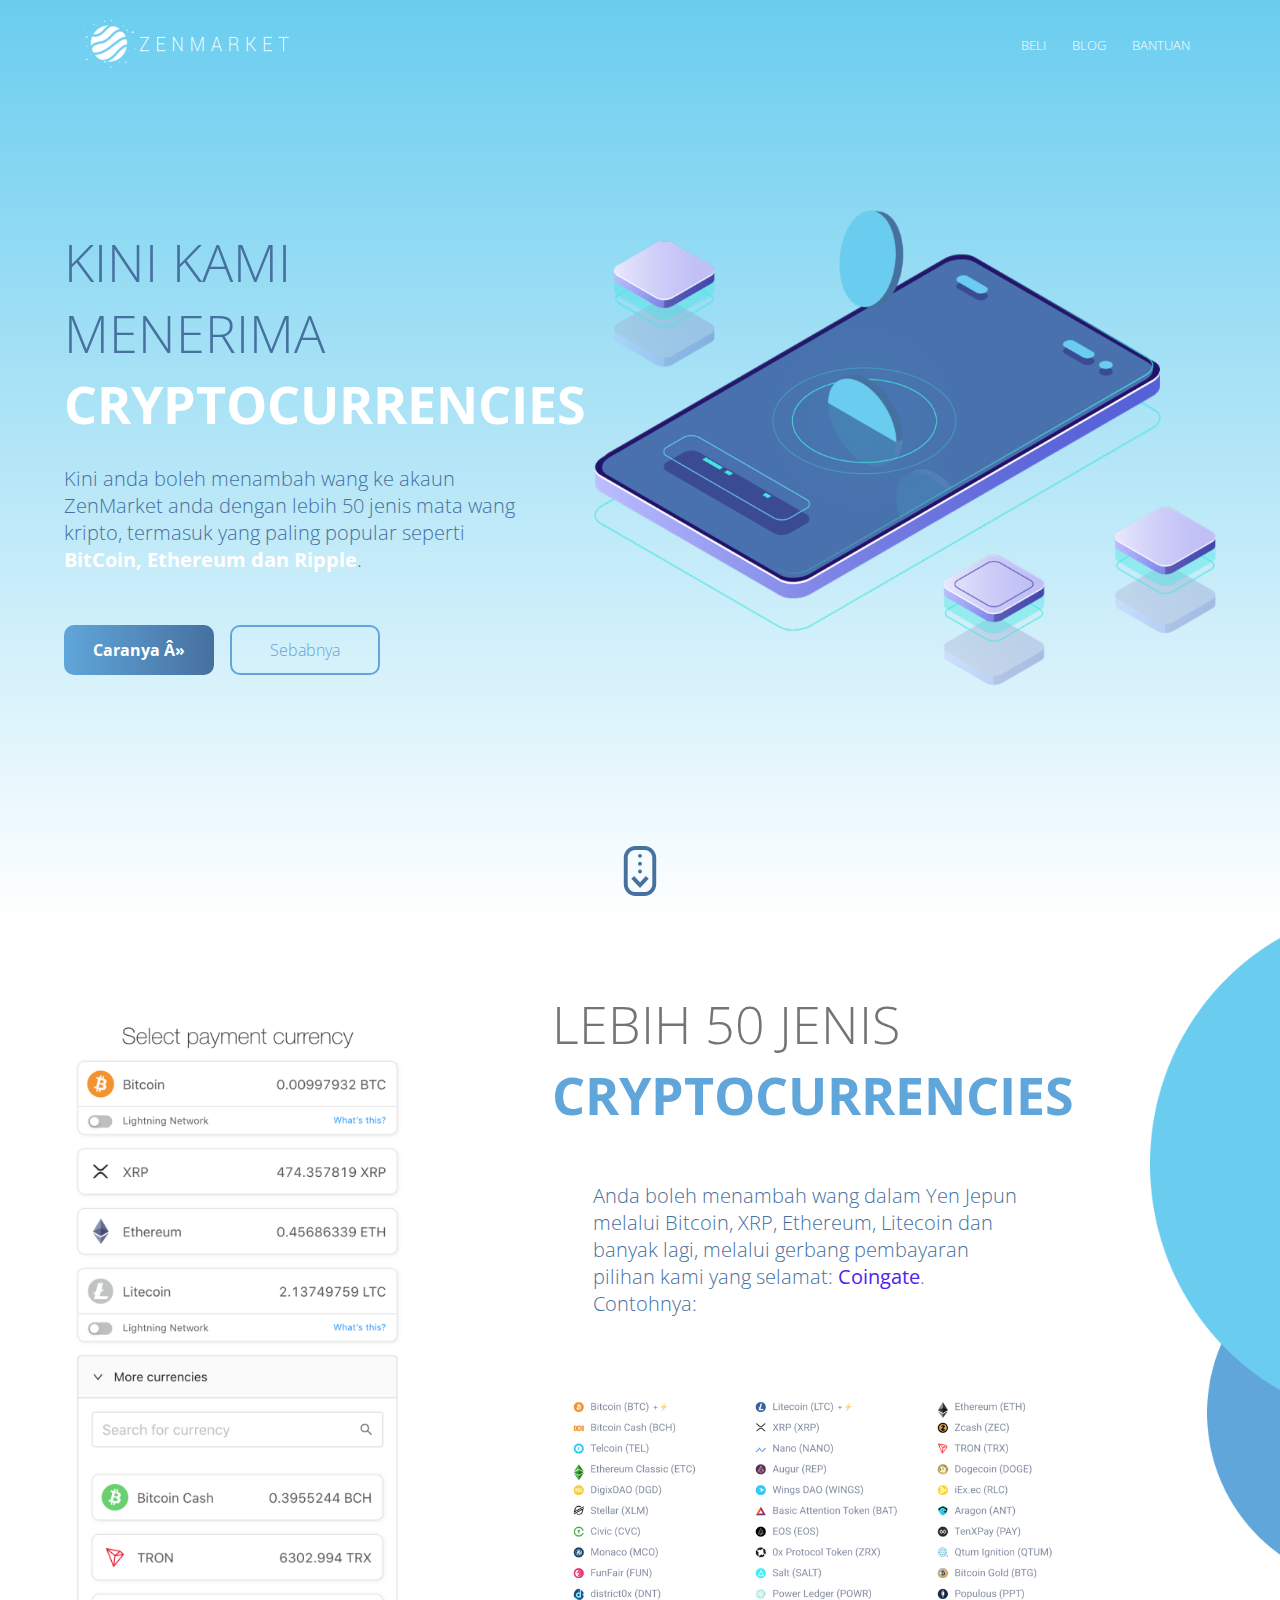
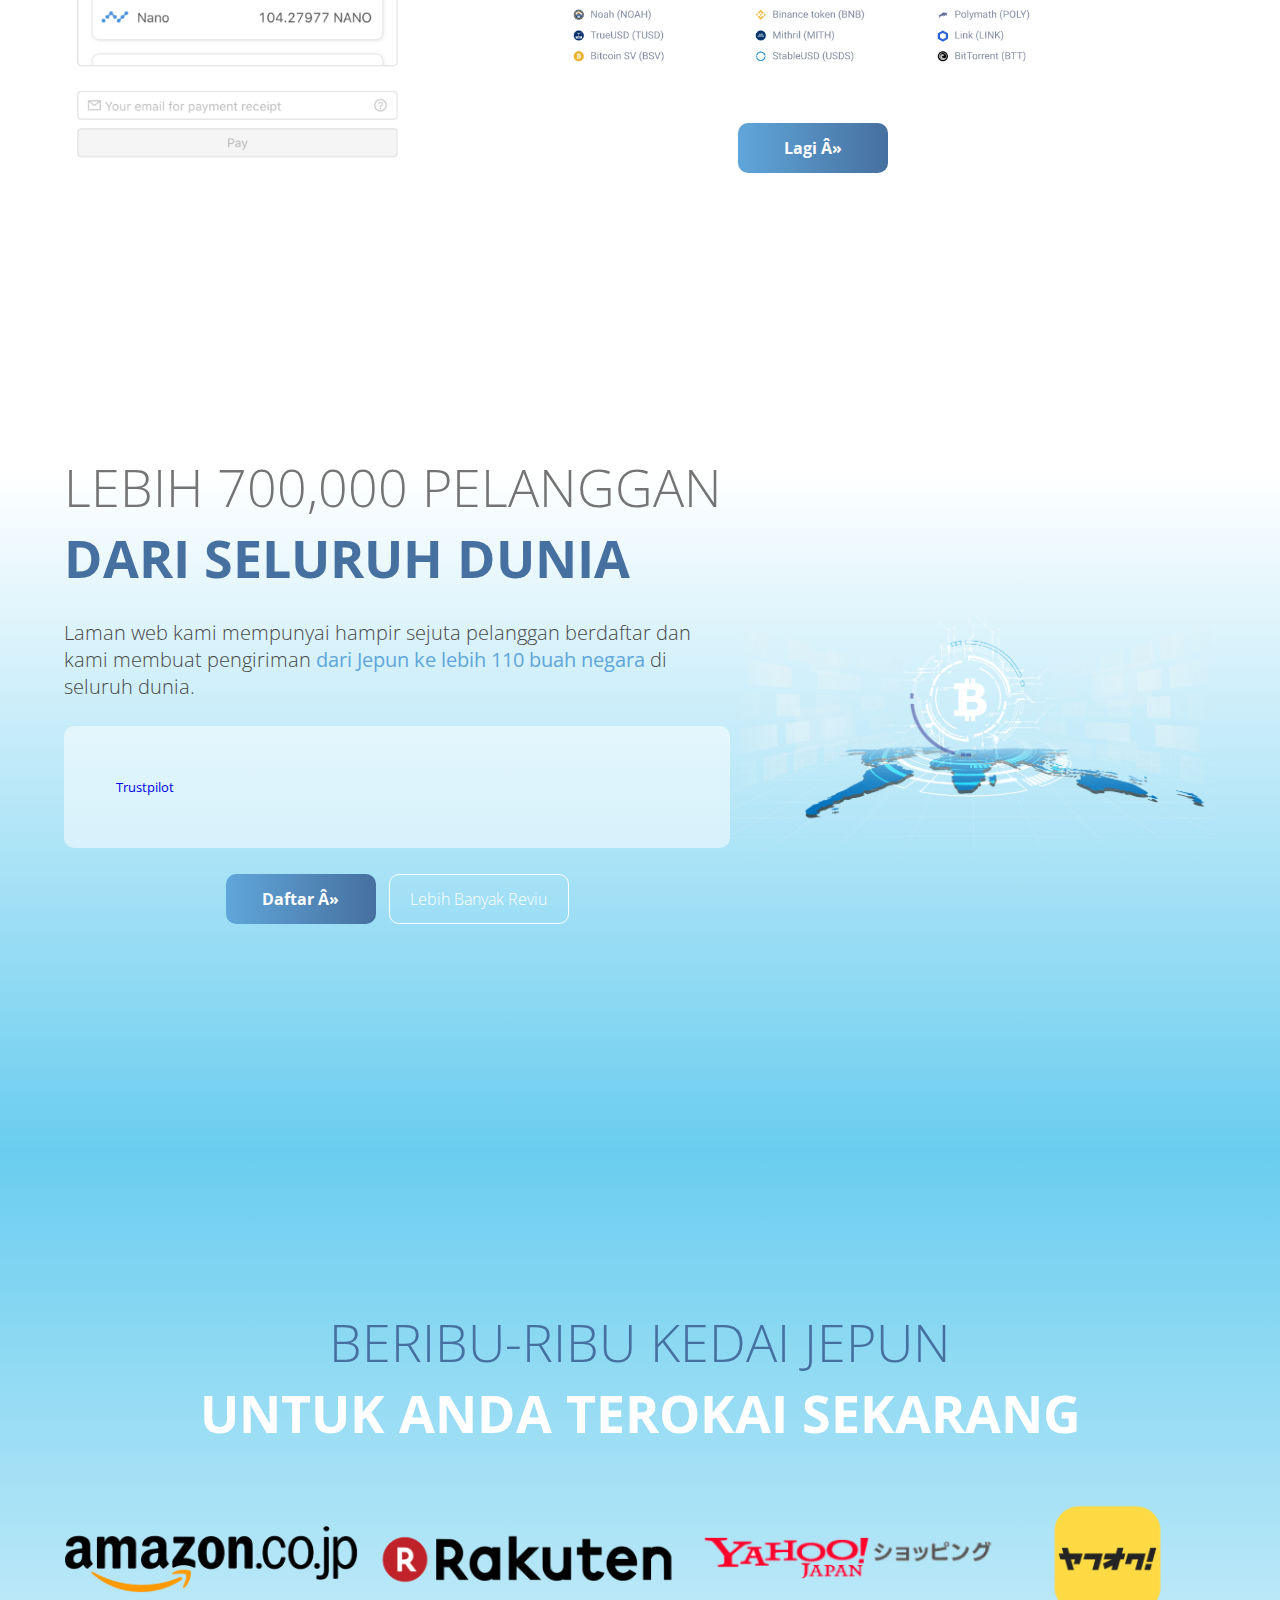
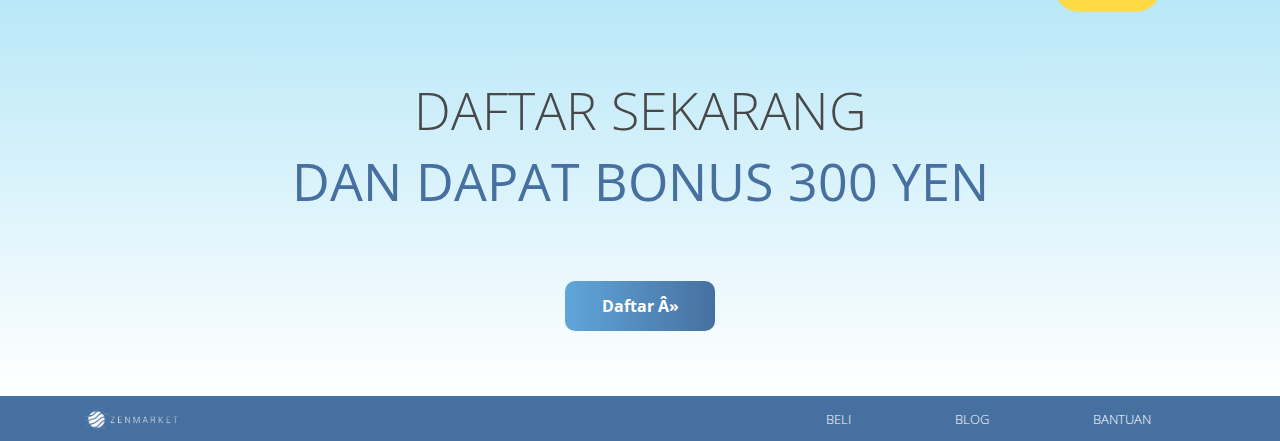
<file: ms.html>
<!DOCTYPE html>
<html lang="ms">
<head>
    <!-- Global site tag (gtag.js) - Google Analytics -->
<script async src="https://www.googletagmanager.com/gtag/js?id=UA-42970506-1"></script>
<script>
  window.dataLayer = window.dataLayer || [];
  function gtag(){dataLayer.push(arguments);}
  gtag('js', new Date());

  gtag('config', 'UA-42970506-1');
</script>
<!-- Facebook Pixel Code -->
<script>
    !function(f,b,e,v,n,t,s)
    {if(f.fbq)return;n=f.fbq=function(){n.callMethod?
    n.callMethod.apply(n,arguments):n.queue.push(arguments)};
    if(!f._fbq)f._fbq=n;n.push=n;n.loaded=!0;n.version='2.0';
    n.queue=[];t=b.createElement(e);t.async=!0;
    t.src=v;s=b.getElementsByTagName(e)[0];
    s.parentNode.insertBefore(t,s)}(window, document,'script',
    'https://connect.facebook.net/en_US/fbevents.js');
    fbq('init', '1125968480779087');
    fbq('track', 'PageView');
  </script>
  <noscript><img height="1" width="1" style="display:none"
    src="https://www.facebook.com/tr?id=1125968480779087&ev=PageView&noscript=1"
  /></noscript>
  <!-- End Facebook Pixel Code -->
    <meta charset="UTF-8">
    <meta name="viewport" content="width=device-width, initial-scale=1.0">
    <link rel="stylesheet" href="./font-style-en.css">
    <link rel="stylesheet" href="./style.css">
    <link rel="shortcut icon" href="https://zenmarket.jp/favicon.ico?1">
    <title>Bayar dengan Crypto di ZenMarket | Syarikat Wakil Pembelian Jepun</title>
    <meta name="robots" content="index, follow">
    <meta name="description" content="Kini anda boleh menggunakan Cryptocurrencies di ZenMarket. Ketahui caranya!">
    <!-- TrustBox script -->
    <script type="text/javascript" src="//widget.trustpilot.com/bootstrap/v5/tp.widget.bootstrap.min.js" async></script>
    <!-- End TrustBox script -->
</head>
<body>
    <!-- header -->
    <div class="container b2w">
        <header>
            <nav>
                <div class="logo"><a href="https://zenmarket.jp/?camplink=crypto" target="_blank"><img src="./img/logo.png" alt="ZenMarket Logo"></a></div>
                <ul>
                    <li class="nav-link"><a href="https://zenmarket.jp/rakuten.aspx?camplink=crypto" target="_blank">BELI</a></li>
                    <li class="nav-link"><a href="https://zenmarket.jp/blog.aspx?camplink=crypto" target="_blank">BLOG</a></li>
                    <li class="nav-link"><a href="https://zenmarket.jp/help.aspx?camplink=crypto" target="_blank">BANTUAN</a></li>
                </ul>
            </nav>
        </header>

        <!-- first section INTRO -->
        <section id="intro">
            <div class="intro-text">
                <h1>KINI KAMI MENERIMA</h1><h1><em>Cryptocurrencies</em></h1>
                <p>
                    Kini anda boleh menambah wang ke akaun ZenMarket anda dengan lebih 50 jenis mata wang kripto, termasuk yang paling popular seperti <em>BitCoin, Ethereum dan Ripple</em>.
                </p>
                <a href="https://zenmarket.jp/ms/blog/post/9069/cara-beli-crypto" target="_blank"><button class="primary">Caranya »</button></a>
                <a href="https://zenmarket.jp/ms/blog/post/9175/mengapa-guna-cryptocurrency" target="_blank"><button class="secondary">Sebabnya</button></a>
            </div>
            <div class="intro-img"><img src="./img/bg-phone.png" alt="Cryptocurrencies in ZenMarket"></div>
        </section>
        <div class="scroll-down"> <a href="#cryptos"> <img src="./img/scroll.svg" alt=""> </a> </div>
    </div>

    <!-- second section CURRENCIES -->
    <div class="container wave">
        <section id="cryptos">
        <div class="crypto-screenshot">
            <img src="./img/coingate.png" alt="Crypto on Coingate" class="pay-screen">
        </div>
        <div class="cryptocurrencies">
            <h2>LEBIH 50 JENIS</br> <em>CRYPTOCURRENCIES</em></h2>
            <p>Anda boleh menambah wang dalam Yen Jepun melalui Bitcoin, XRP, Ethereum, Litecoin dan banyak lagi, melalui gerbang pembayaran pilihan kami yang selamat: <strong>Coingate</strong>. Contohnya:</p>
            <img src="./img/cryptocurrencies.png" alt="List of Cryptocurrencies for ZenMarket">
            <a href="https://zenmarket.jp/ms/blog/post/9069/cara-beli-crypto" target="_blank"><button class="primary">Lagi »</button></a>
        </div>
    </section>
    </div>

    <!-- Third section PROOF -->
    <div class="container w2b">
        <section id="proof">
            <div class="social-proof">
                <h2>
                    LEBIH 700,000 PELANGGAN</br><em>DARI SELURUH DUNIA</em>
                </h2>
                <p>Laman web kami mempunyai hampir sejuta pelanggan berdaftar dan kami membuat pengiriman <strong>dari Jepun ke lebih 110 buah negara</strong> di seluruh dunia.</p>
<!-- TrustBox widget - Mini Carousel -->
<div class="trustpilot-widget" data-locale="en-US" data-template-id="539ad0ffdec7e10e686debd7" data-businessunit-id="5947847a0000ff0005a4df14" data-style-height="350px" data-style-width="100%" data-theme="light" data-tags="MS" data-stars="4,5">
    <a href="https://www.trustpilot.com/review/zenmarket.jp" target="_blank" rel="noopener">Trustpilot</a>
    </div>
    <!-- End TrustBox widget -->
                <div class="proof-buttons">
                    <a href="https://zenmarket.jp/signup.aspx?camplink=crypto" target="_blank"><button class="primary">Daftar »</button></a>
                    <a href="https://zenmarket.jp/responses.aspx?camplink=crypto" target="_blank"><button class="secondary" style="width: 180px;">Lebih Banyak Reviu</button></a>
                </div>
            </div>
            <div class="cryptoworld-img">
                <img src="./img/cryptoworld.png" alt="Crypto in the World">
            </div>
        </section>  
    </div>

    <!-- Last section CONVERSION -->
    <div class="container b2w small">
        <section id="signup">
            <div class="shops">
                <h2>BERIBU-RIBU KEDAI JEPUN<br><em>UNTUK ANDA TEROKAI SEKARANG</em></h2>
                <div class="shoplist">
                   <a href="https://zenmarket.jp/amazon.aspx?camplink=crypto" target="_blank"><img src="./img/amazon-japan-logo.png" alt="Buy on Amazon Japan with Crypto"></a>
                   <a href="https://zenmarket.jp/rakuten.aspx?camplink=crypto" target="_blank"><img src="./img/rakuten-logo.png" alt="Buy on Rakuten Japan with Crypto"></a>
                   <a href="https://zenmarket.jp/yshopping.aspx?camplink=crypto" target="_blank"><img src="./img/yahoo-shopping-logo.png" alt="Buy on Yahoo Shopping Japan with Crypto"></a>
                   <a href="https://zenmarket.jp/yahoo.aspx?camplink=crypto" target="_blank"><img src="./img/yahoo-auction-logo.png" alt="Buy on Yahoo Auctions Japan with Crypto"></a>
                </div>
            </div>
            <div class="register">
                <h2 class="signup-cta">DAFTAR SEKARANG</h2>
                <h2><strong>DAN DAPAT BONUS 300 YEN</strong></h2>
                <a href="https://zenmarket.jp/signup.aspx?camplink=crypto" target="_blank"><button class="primary">Daftar »</button></a>
            </div>
        </section>
    </div>

    <!-- Footer Nav -->
    <footer>
        <nav>
            <div class="logo"><img src="./img/logo.png" alt="ZenMarket Logo"></div>
            <ul>
                <li class="nav-link"><a href="https://zenmarket.jp/rakuten.aspx?camplink=crypto" target="_blank">BELI</a></li>
                <li class="nav-link"><a href="https://zenmarket.jp/blog.aspx?camplink=crypto" target="_blank">BLOG</a></li>
                <li class="nav-link"><a href="https://zenmarket.jp/help.aspx?camplink=crypto" target="_blank">BANTUAN</a></li>
            </ul>
        </nav>
    </footer>

    
</body>
</html>
</file>
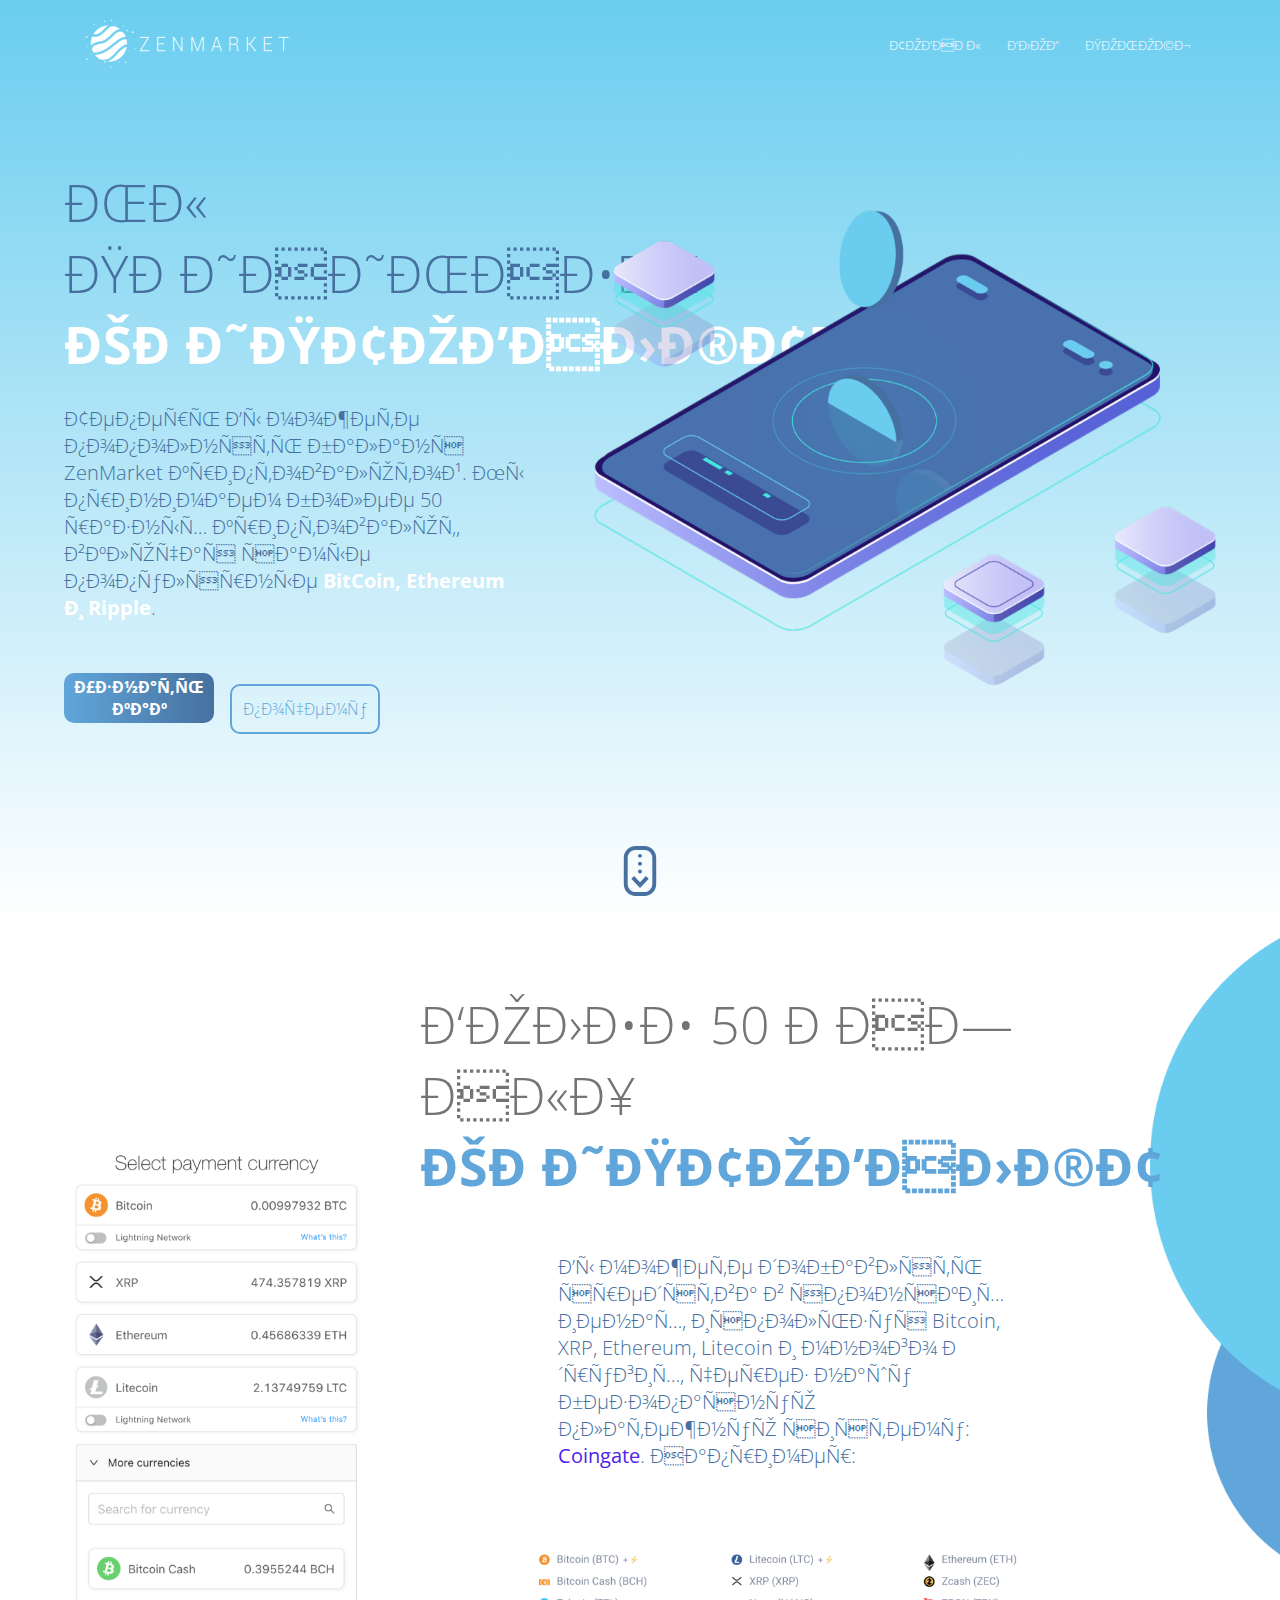
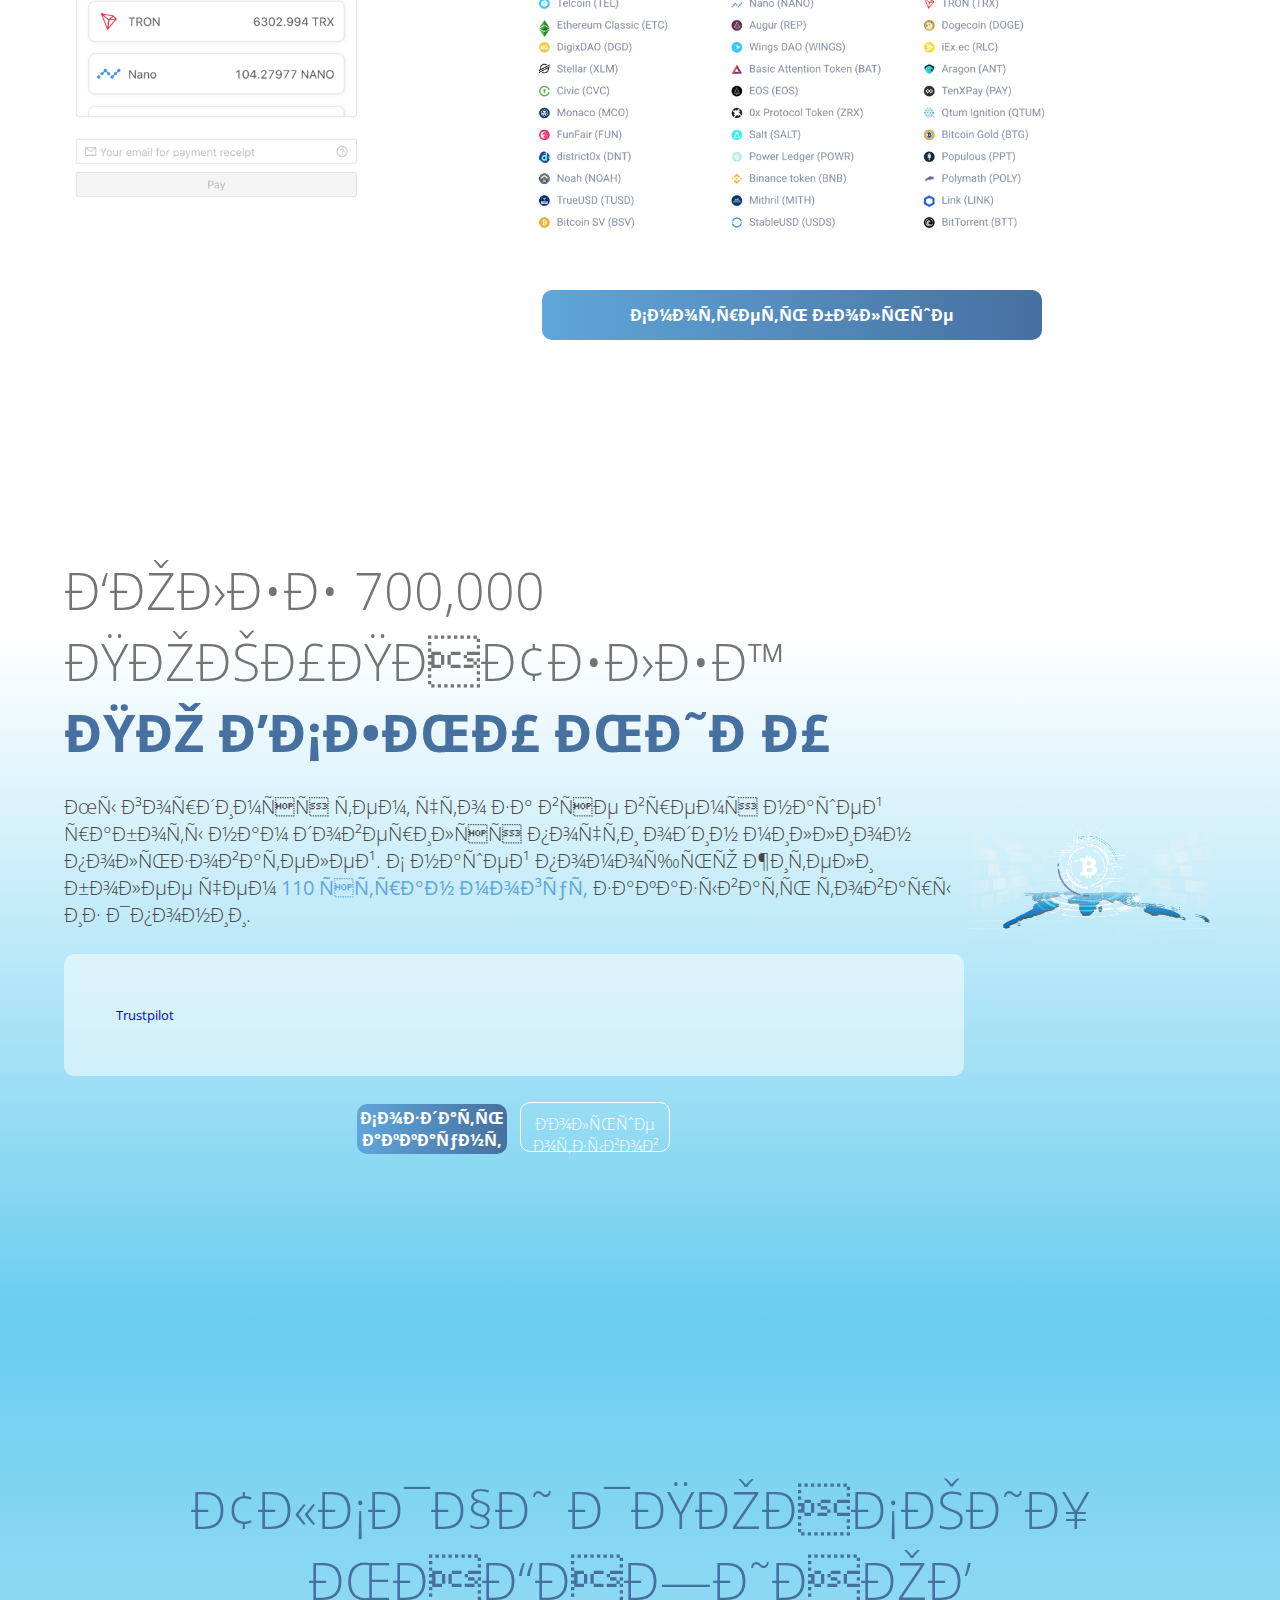
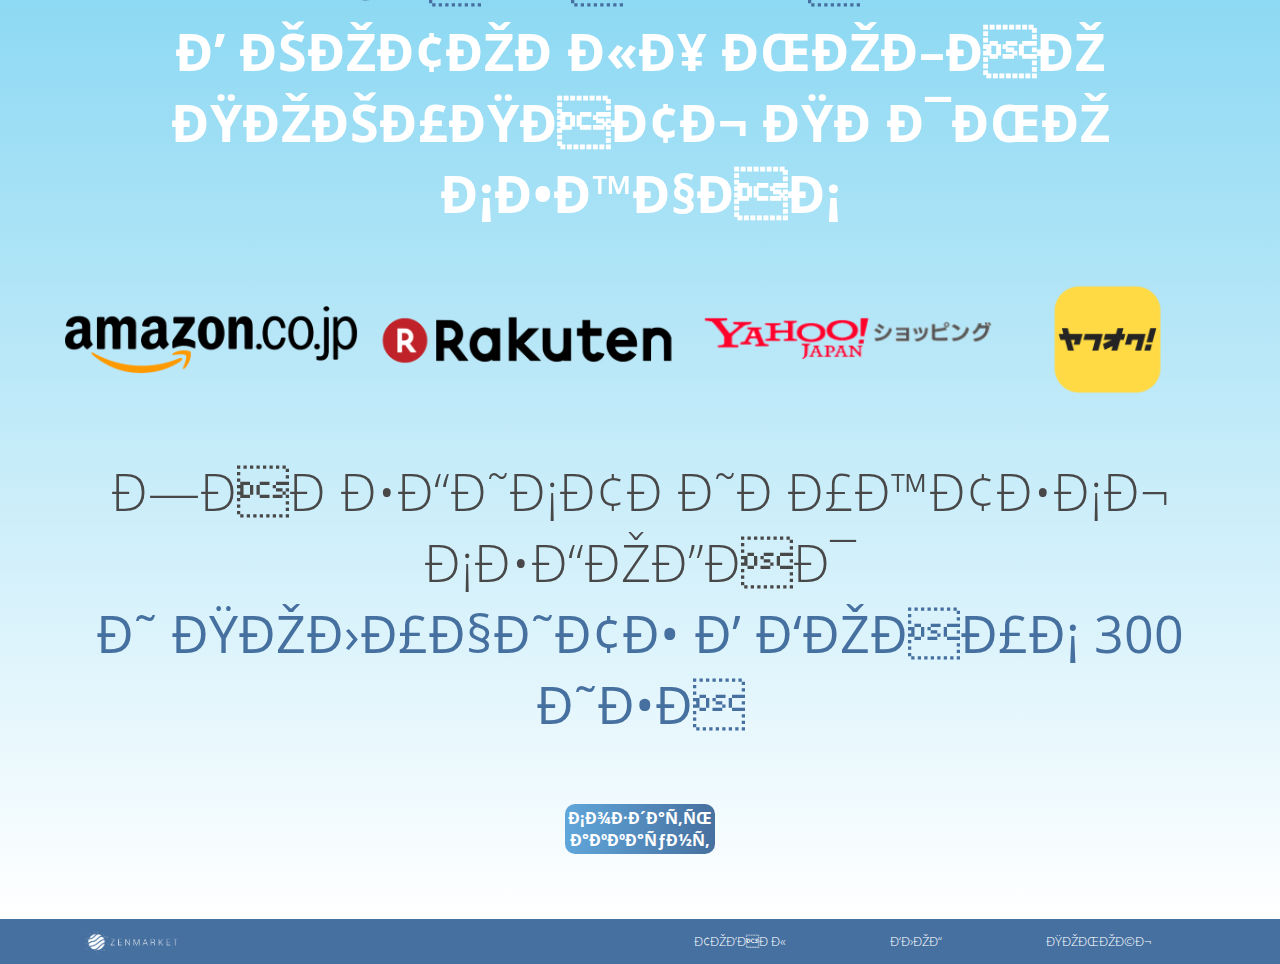
<file: ru.html>
<!DOCTYPE html>
<html lang="ru">
<head>
    <!-- Global site tag (gtag.js) - Google Analytics -->
<script async src="https://www.googletagmanager.com/gtag/js?id=UA-42970506-1"></script>
<script>
  window.dataLayer = window.dataLayer || [];
  function gtag(){dataLayer.push(arguments);}
  gtag('js', new Date());

  gtag('config', 'UA-42970506-1');
</script>
<!-- Facebook Pixel Code -->
<script>
    !function(f,b,e,v,n,t,s)
    {if(f.fbq)return;n=f.fbq=function(){n.callMethod?
    n.callMethod.apply(n,arguments):n.queue.push(arguments)};
    if(!f._fbq)f._fbq=n;n.push=n;n.loaded=!0;n.version='2.0';
    n.queue=[];t=b.createElement(e);t.async=!0;
    t.src=v;s=b.getElementsByTagName(e)[0];
    s.parentNode.insertBefore(t,s)}(window, document,'script',
    'https://connect.facebook.net/en_US/fbevents.js');
    fbq('init', '1125968480779087');
    fbq('track', 'PageView');
  </script>
  <noscript><img height="1" width="1" style="display:none"
    src="https://www.facebook.com/tr?id=1125968480779087&ev=PageView&noscript=1"
  /></noscript>
  <!-- End Facebook Pixel Code -->
    <meta charset="UTF-8">
    <meta name="viewport" content="width=device-width, initial-scale=1.0">
    <link rel="stylesheet" href="./font-style-en.css">
    <link rel="stylesheet" href="./style.css">
    <link rel="shortcut icon" href="https://zenmarket.jp/favicon.ico?1">
    <title>Оплачивайте криптовалютой на ZenMarket</title>
    <meta name="robots" content="index, follow">
    <meta name="description" content="Теперь можно покупать японские товары за криптовалюту используя ZenMarket. Читайте дальше, и мы расскажем как!">
    <!-- TrustBox script -->
    <script type="text/javascript" src="//widget.trustpilot.com/bootstrap/v5/tp.widget.bootstrap.min.js" async></script>
    <!-- End TrustBox script -->
</head>
<body>
    <!-- header -->
    <div class="container b2w">
        <header>
            <nav>
                <div class="logo"><a href="https://zenmarket.jp/?camplink=crypto" target="_blank"><img src="./img/logo.png" alt="ZenMarket Logo"></a></div>
                <ul>
                    <li class="nav-link"><a href="https://zenmarket.jp/rakuten.aspx?camplink=crypto" target="_blank">ТОВАРЫ</a></li>
                    <li class="nav-link"><a href="https://zenmarket.jp/blog.aspx?camplink=crypto" target="_blank">БЛОГ</a></li>
                    <li class="nav-link"><a href="https://zenmarket.jp/help.aspx?camplink=crypto" target="_blank">ПОМОЩЬ</a></li>
                </ul>
            </nav>
        </header>

        <!-- first section INTRO -->
        <section id="intro">
            <div class="intro-text">
                <h1>МЫ ПРИНИМАЕМ</h1><h1><em>КРИПТОВАЛЮТУ</em></h1>
                <p>
                    Теперь Вы можете пополнять баланс ZenMarket криптовалютой. Мы принимаем более 50 разных криптовалют, включая самые популярные <em>BitCoin, Ethereum и Ripple</em>.
                </p>
                <a href="https://zenmarket.jp/ru/blog/post/9070/%D0%BA%D0%B0%D0%BA-%D0%BF%D0%BE%D0%BF%D0%BE%D0%BB%D0%BD%D0%B8%D1%82%D1%8C-%D0%B1%D0%B0%D0%BB%D0%B0%D0%BD%D1%81-%D0%BA%D1%80%D0%B8%D0%BF%D1%82%D0%BE%D0%B2%D0%B0%D0%BB%D1%8E%D1%82%D0%BE%D0%B9" target="_blank"><button class="primary">Узнать как</button></a>
                <a href="https://zenmarket.jp/ru/blog/post/9157/%D0%BF%D0%BE%D1%87%D0%B5%D0%BC%D1%83-%D1%81%D1%82%D0%BE%D0%B8%D1%82-%D1%80%D0%B0%D1%81%D0%BF%D0%BB%D0%B0%D1%87%D0%B8%D0%B2%D0%B0%D1%82%D1%8C%D1%81%D1%8F-%D0%BA%D1%80%D0%B8%D0%BF%D1%82%D0%BE%D0%B2%D0%B0%D0%BB%D1%8E%D1%82%D0%BE%D0%B9" target="_blank"><button class="secondary">почему</button></a>
            </div>
            <div class="intro-img"><img src="./img/bg-phone.png" alt="Cryptocurrencies in ZenMarket"></div>
        </section>
        <div class="scroll-down"> <a href="#cryptos"> <img src="./img/scroll.svg" alt=""> </a> </div>
    </div>

    <!-- second section CURRENCIES -->
    <div class="container wave">
        <section id="cryptos">
        <div class="crypto-screenshot">
            <img src="./img/coingate.png" alt="Crypto on Coingate" class="pay-screen">
        </div>
        <div class="cryptocurrencies">
            <h2>БОЛЕЕ 50 РАЗНЫХ </br> <em>КРИПТОВАЛЮТ</em></h2>
            <p>Вы можете добавлять средства в японских иенах, используя Bitcoin, XRP, Ethereum, Litecoin и много других, через нашу безопасную платежную систему: <strong>Coingate</strong>. Например:</p>
            <img src="./img/cryptocurrencies.png" alt="List of Cryptocurrencies for ZenMarket">
            <a href="https://zenmarket.jp/ru/blog/post/9070/%D0%BA%D0%B0%D0%BA-%D0%BF%D0%BE%D0%BF%D0%BE%D0%BB%D0%BD%D0%B8%D1%82%D1%8C-%D0%B1%D0%B0%D0%BB%D0%B0%D0%BD%D1%81-%D0%BA%D1%80%D0%B8%D0%BF%D1%82%D0%BE%D0%B2%D0%B0%D0%BB%D1%8E%D1%82%D0%BE%D0%B9" target="_blank"><button class="primary" style="width: 500px;">Смотреть больше</button></a>
        </div>
    </section>
    </div>

    <!-- Third section PROOF -->
    <div class="container w2b">
        <section id="proof">
            <div class="social-proof">
                <h2>
                    БОЛЕЕ 700,000 ПОКУПАТЕЛЕЙ</br><em>ПО ВСЕМУ МИРУ</em>
                </h2>
                <p>Мы гордимся тем, что за все время нашей работы нам доверился почти один миллион пользователей. С нашей помощью жители более чем <strong>110 стран могут</strong> заказывать товары из Японии.</p>
<!-- TrustBox widget - Mini Carousel -->
<div class="trustpilot-widget" data-locale="ru-RU" data-template-id="539ad0ffdec7e10e686debd7" data-businessunit-id="5947847a0000ff0005a4df14" data-style-height="350px" data-style-width="100%" data-theme="light" data-tags="RU" data-stars="4,5" data-review-languages="ru">
    <a href="https://ru.trustpilot.com/review/zenmarket.jp" target="_blank" rel="noopener">Trustpilot</a>
    </div>
    <!-- End TrustBox widget -->
                <div class="proof-buttons">
                    <a href="https://zenmarket.jp/signup.aspx?camplink=crypto" target="_blank"><button class="primary">Создать аккаунт</button></a>
                    <a href="https://zenmarket.jp/responses.aspx?camplink=crypto" target="_blank"><button class="secondary">Больше отзывов</button></a>
                </div>
            </div>
            <div class="cryptoworld-img">
                <img src="./img/cryptoworld.png" alt="Crypto in the World">
            </div>
        </section>  
    </div>

    <!-- Last section CONVERSION -->
    <div class="container b2w small">
        <section id="signup">
            <div class="shops">
                <h2>ТЫСЯЧИ ЯПОНСКИХ МАГАЗИНОВ<br><em>В КОТОРЫХ МОЖНО ПОКУПАТЬ ПРЯМО СЕЙЧАС</em></h2>
                <div class="shoplist">
                   <a href="https://zenmarket.jp/amazon.aspx?camplink=crypto" target="_blank"><img src="./img/amazon-japan-logo.png" alt="Buy on Amazon Japan with Crypto"></a>
                   <a href="https://zenmarket.jp/rakuten.aspx?camplink=crypto" target="_blank"><img src="./img/rakuten-logo.png" alt="Buy on Rakuten Japan with Crypto"></a>
                   <a href="https://zenmarket.jp/yshopping.aspx?camplink=crypto" target="_blank"><img src="./img/yahoo-shopping-logo.png" alt="Buy on Yahoo Shopping Japan with Crypto"></a>
                   <a href="https://zenmarket.jp/yahoo.aspx?camplink=crypto" target="_blank"><img src="./img/yahoo-auction-logo.png" alt="Buy on Yahoo Auctions Japan with Crypto"></a>
                </div>
            </div>
            <div class="register">
                <h2 class="signup-cta">ЗАРЕГИСТРИРУЙТЕСЬ СЕГОДНЯ</h2>
                <h2><strong>И ПОЛУЧИТЕ В БОНУС 300 ИЕН</strong></h2>
                <a href="https://zenmarket.jp/signup.aspx?camplink=crypto" target="_blank"><button class="primary">Создать аккаунт</button></a>
            </div>
        </section>
    </div>

    <!-- Footer Nav -->
    <footer>
        <nav>
            <div class="logo"><img src="./img/logo.png" alt="ZenMarket Logo"></div>
            <ul>
                <li class="nav-link"><a href="https://zenmarket.jp/rakuten.aspx?camplink=crypto" target="_blank">ТОВАРЫ</a></li>
                <li class="nav-link"><a href="https://zenmarket.jp/blog.aspx?camplink=crypto" target="_blank">БЛОГ</a></li>
                <li class="nav-link"><a href="https://zenmarket.jp/help.aspx?camplink=crypto" target="_blank">ПОМОЩЬ</a></li>
            </ul>
        </nav>
    </footer>

    
</body>
</html>
</file>
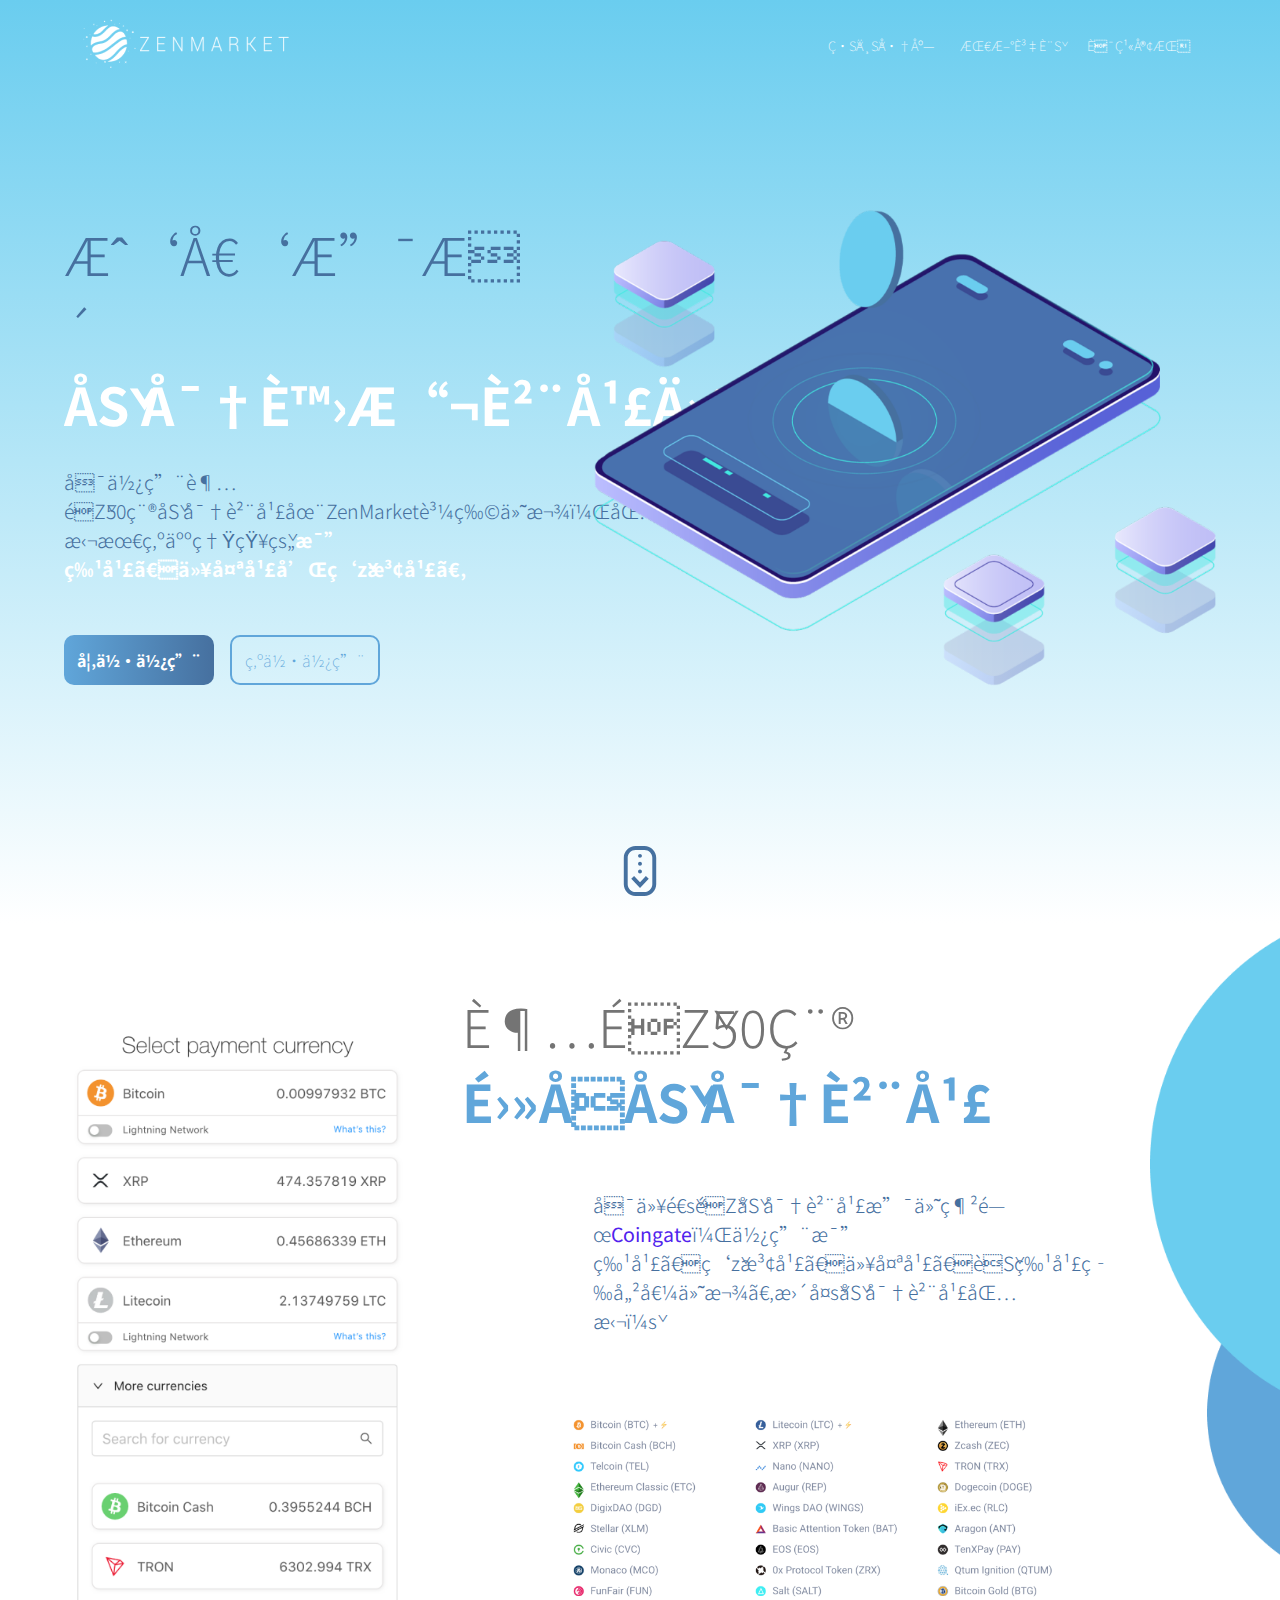
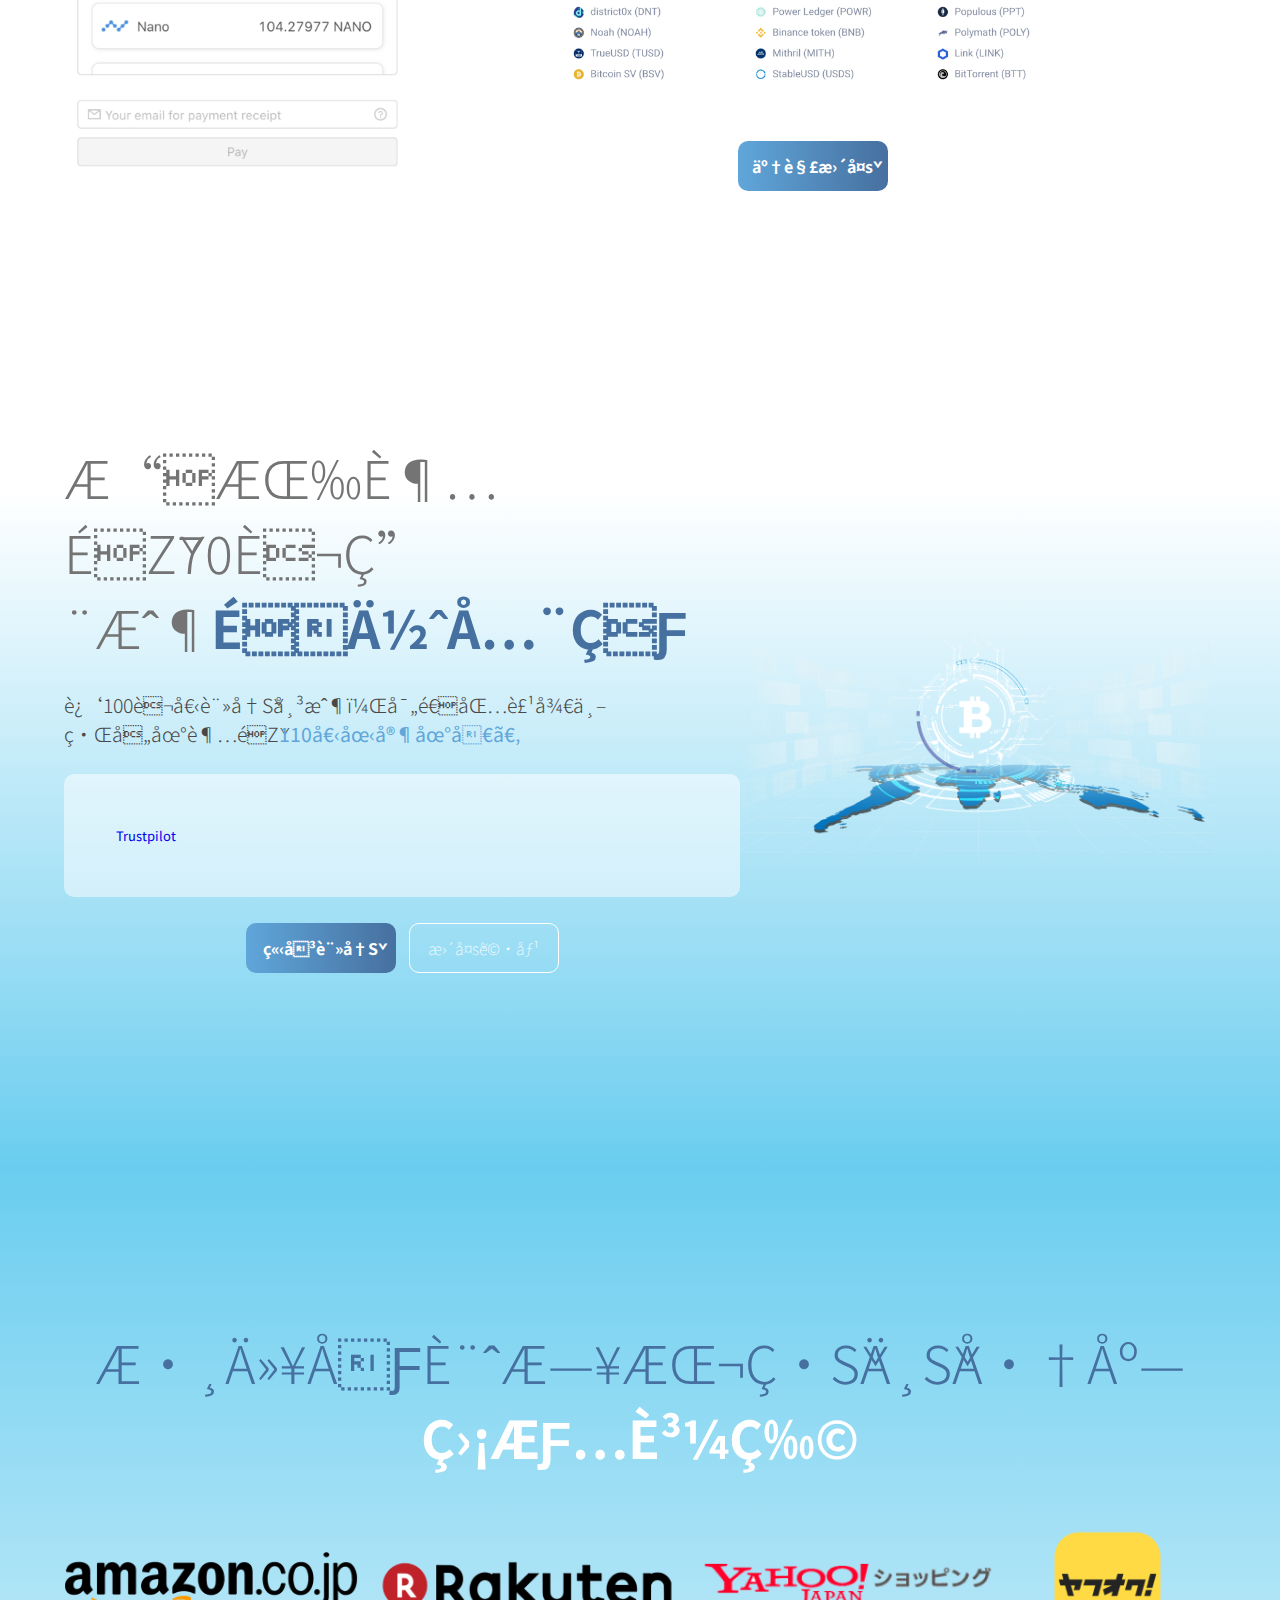
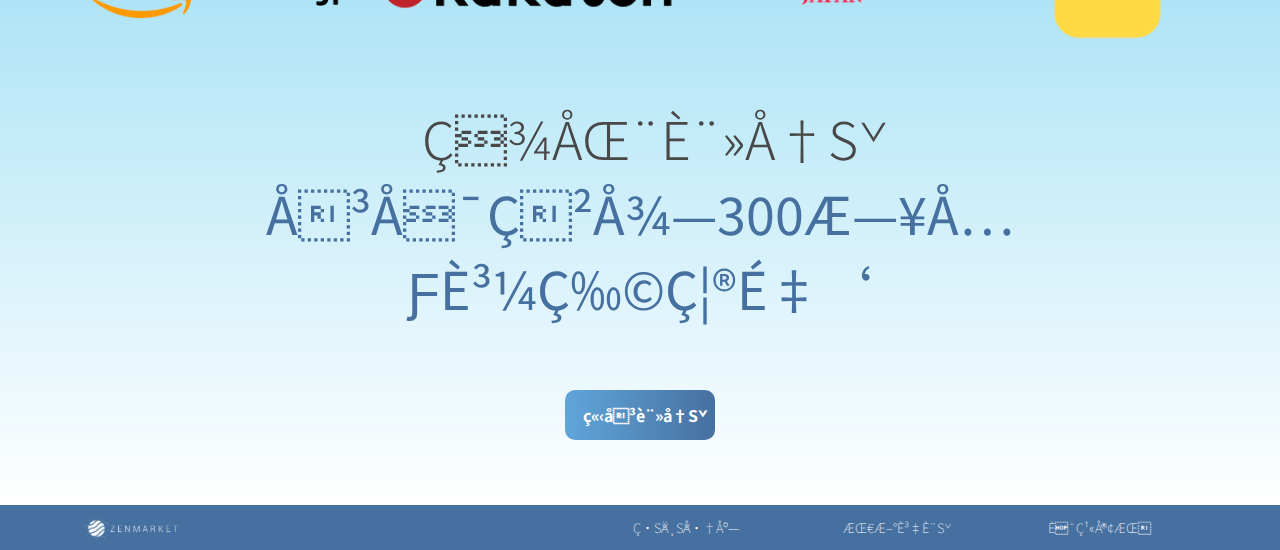
<file: tw.html>
<!DOCTYPE html>
<html lang="zh-Hant">
<head>
    <!-- Global site tag (gtag.js) - Google Analytics -->
<script async src="https://www.googletagmanager.com/gtag/js?id=UA-42970506-1"></script>
<script>
  window.dataLayer = window.dataLayer || [];
  function gtag(){dataLayer.push(arguments);}
  gtag('js', new Date());

  gtag('config', 'UA-42970506-1');
</script>
<!-- Facebook Pixel Code -->
<script>
    !function(f,b,e,v,n,t,s)
    {if(f.fbq)return;n=f.fbq=function(){n.callMethod?
    n.callMethod.apply(n,arguments):n.queue.push(arguments)};
    if(!f._fbq)f._fbq=n;n.push=n;n.loaded=!0;n.version='2.0';
    n.queue=[];t=b.createElement(e);t.async=!0;
    t.src=v;s=b.getElementsByTagName(e)[0];
    s.parentNode.insertBefore(t,s)}(window, document,'script',
    'https://connect.facebook.net/en_US/fbevents.js');
    fbq('init', '1125968480779087');
    fbq('track', 'PageView');
  </script>
  <noscript><img height="1" width="1" style="display:none"
    src="https://www.facebook.com/tr?id=1125968480779087&ev=PageView&noscript=1"
  /></noscript>
  <!-- End Facebook Pixel Code -->
    <meta charset="UTF-8">
    <meta name="viewport" content="width=device-width, initial-scale=1.0">
    <link rel="stylesheet" href="./font-style-tw.css">
    <link rel="stylesheet" href="./style.css">
    <link rel="shortcut icon" href="https://zenmarket.jp/favicon.ico?1">
    <title>ZenMarket支援加密虛擬貨幣付款 | 專業日本代購服務</title>
    <meta name="robots" content="index, follow">
    <meta name="description" content="ZenMarket開始支援加密虛擬貨幣付款，讓您的日本網購體驗變得更輕鬆快捷！了解如何使用加密貨幣支付購物吧！">
    <!-- TrustBox script -->
    <script type="text/javascript" src="//widget.trustpilot.com/bootstrap/v5/tp.widget.bootstrap.min.js" async></script>
    <!-- End TrustBox script -->
</head>
<body>
    <!-- header -->
    <div class="container b2w">
        <header>
            <nav>
                <div class="logo"><a href="https://zenmarket.jp/?camplink=crypto" target="_blank"><img src="./img/logo.png" alt="ZenMarket Logo"></a></div>
                <ul>
                    <li class="nav-link"><a href="https://zenmarket.jp/rakuten.aspx?camplink=crypto" target="_blank">線上商店</a></li>
                    <li class="nav-link"><a href="https://zenmarket.jp/blog.aspx?camplink=crypto" target="_blank">最新資訊</a></li>
                    <li class="nav-link"><a href="https://zenmarket.jp/help.aspx?camplink=crypto" target="_blank">聯繫客服</a></li>
                </ul>
            </nav>
        </header>

        <!-- first section INTRO -->
        <section id="intro">
            <div class="intro-text">
                <h1>我們支援</h1><h1><em>加密虛擬貨幣付款</em></h1>
                <p>
                    可使用超過50種加密貨幣在ZenMarket購物付款，包括最為人熟知的<em>比特幣、以太幣和瑞波幣。</em>
                </p>
                <a href="https://zenmarket.jp/tw/blog/post/9068/%E5%8A%A0%E5%AF%86%E8%B2%A8%E5%B9%A3%E4%BB%98%E6%AC%BE%E5%AE%8C%E6%95%B4%E6%95%99%E5%AD%B8" target="_blank"><button class="primary">如何使用</button></a>
                <a href="https://zenmarket.jp/tw/blog/post/9150/%E5%8A%A0%E5%AF%86%E8%B2%A8%E5%B9%A3%E4%BB%98%E6%AC%BE4%E5%A4%A7%E5%A5%BD%E8%99%95" target="_blank"><button class="secondary">為何使用</button></a>
            </div>
            <div class="intro-img"><img src="./img/bg-phone.png" alt="Cryptocurrencies in ZenMarket"></div>
        </section>
        <div class="scroll-down"> <a href="#cryptos"> <img src="./img/scroll.svg" alt=""> </a> </div>
    </div>

    <!-- second section CURRENCIES -->
    <div class="container wave">
        <section id="cryptos">
        <div class="crypto-screenshot">
            <img src="./img/coingate.png" alt="Crypto on Coingate" class="pay-screen">
        </div>
        <div class="cryptocurrencies">
            <h2>超過50種 <em>電子加密貨幣</em></h2>
            <p>可以通過加密貨幣支付網關<strong>Coingate</strong>，使用比特幣、瑞波幣、以太幣、萊特幣等儲值付款。更多加密貨幣包括：</p>
            <img src="./img/cryptocurrencies.png" alt="List of Cryptocurrencies for ZenMarket">
            <a href="https://zenmarket.jp/tw/blog/post/9068/%E5%8A%A0%E5%AF%86%E8%B2%A8%E5%B9%A3%E4%BB%98%E6%AC%BE%E5%AE%8C%E6%95%B4%E6%95%99%E5%AD%B8" target="_blank"><button class="primary">了解更多</button></a>
        </div>
    </section>
    </div>

    <!-- Third section PROOF -->
    <div class="container w2b">
        <section id="proof">
            <div class="social-proof">
                <h2>
                    擁有超過70萬用戶<em>遍佈全球</em>
                </h2>
                <p>近100萬個註冊帳戶，寄送包裹往世界各地超過<strong>110個國家地區。</strong></p>
<!-- TrustBox widget - Mini Carousel -->
<div class="trustpilot-widget" data-locale="en-US" data-template-id="539ad0ffdec7e10e686debd7" data-businessunit-id="5947847a0000ff0005a4df14" data-style-height="350px" data-style-width="100%" data-theme="light" data-tags="TW" data-stars="4,5">
    <a href="https://www.trustpilot.com/review/zenmarket.jp" target="_blank" rel="noopener">Trustpilot</a>
  </div>
  <!-- End TrustBox widget -->
                <div class="proof-buttons">
                    <a href="https://zenmarket.jp/signup.aspx?camplink=crypto" target="_blank"><button class="primary">立即註冊</button></a>
                    <a href="https://zenmarket.jp/responses.aspx?camplink=crypto" target="_blank"><button class="secondary">更多評價</button></a>
                </div>
            </div>
            <div class="cryptoworld-img">
                <img src="./img/cryptoworld.png" alt="Crypto in the World">
            </div>
        </section>  
    </div>

    <!-- Last section CONVERSION -->
    <div class="container b2w small">
        <section id="signup">
            <div class="shops">
                <h2>數以千計日本線上商店<br><em>盡情購物</em></h2>
                <div class="shoplist">
                   <a href="https://zenmarket.jp/amazon.aspx?camplink=crypto" target="_blank"><img src="./img/amazon-japan-logo.png" alt="Buy on Amazon Japan with Crypto"></a>
                   <a href="https://zenmarket.jp/rakuten.aspx?camplink=crypto" target="_blank"><img src="./img/rakuten-logo.png" alt="Buy on Rakuten Japan with Crypto"></a>
                   <a href="https://zenmarket.jp/yshopping.aspx?camplink=crypto" target="_blank"><img src="./img/yahoo-shopping-logo.png" alt="Buy on Yahoo Shopping Japan with Crypto"></a>
                   <a href="https://zenmarket.jp/yahoo.aspx?camplink=crypto" target="_blank"><img src="./img/yahoo-auction-logo.png" alt="Buy on Yahoo Auctions Japan with Crypto"></a>
                </div>
            </div>
            <div class="register">
                <h2 class="signup-cta">現在註冊</h2>
                <h2><strong>即可獲得300日元購物禮金</strong></h2>
                <a href="https://zenmarket.jp/signup.aspx?camplink=crypto" target="_blank"><button class="primary">立即註冊</button></a>
            </div>
        </section>
    </div>

    <!-- Footer Nav -->
    <footer>
        <nav>
            <div class="logo"><img src="./img/logo.png" alt="ZenMarket Logo"></div>
            <ul>
                <li class="nav-link"><a href="https://zenmarket.jp/rakuten.aspx?camplink=crypto" target="_blank">線上商店</a></li>
                <li class="nav-link"><a href="https://zenmarket.jp/blog.aspx?camplink=crypto" target="_blank">最新資訊</a></li>
                <li class="nav-link"><a href="https://zenmarket.jp/help.aspx?camplink=crypto" target="_blank">聯繫客服</a></li>
            </ul>
        </nav>
    </footer>

    
</body>
</html>
</file>
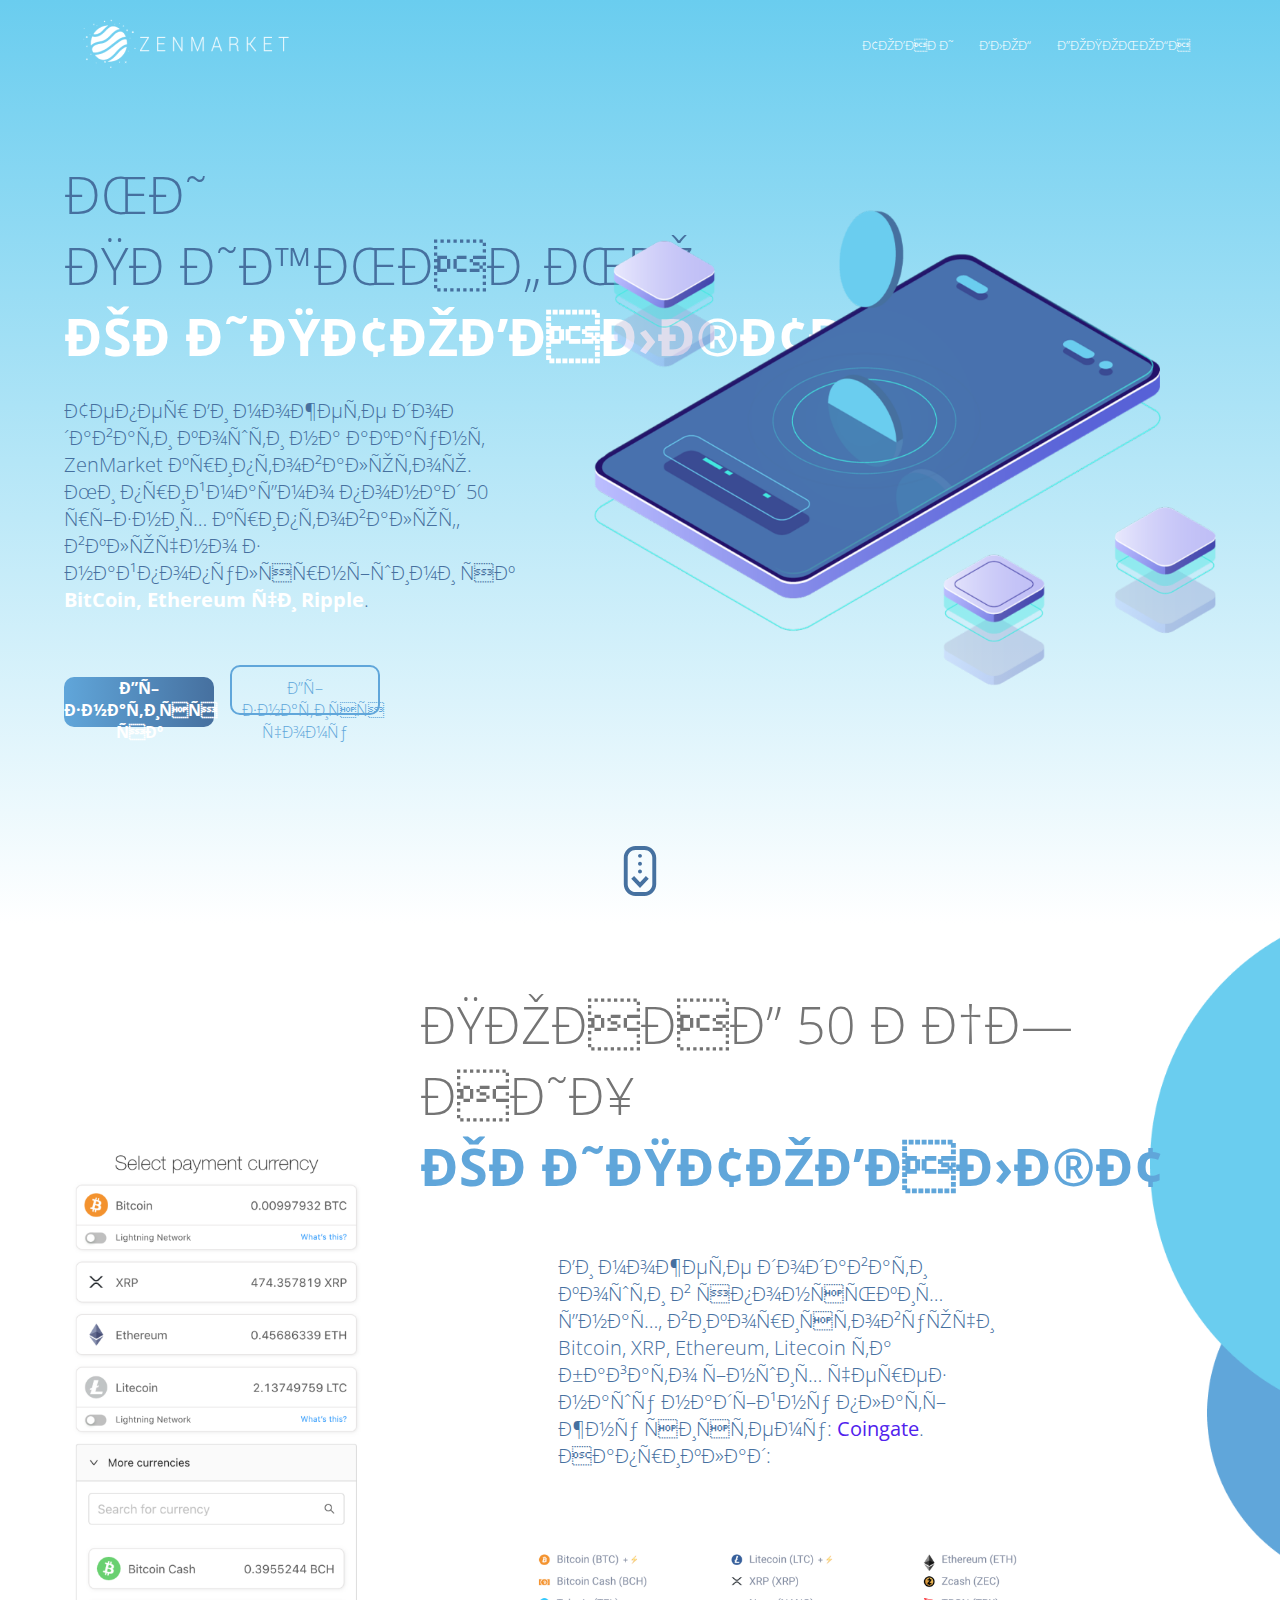
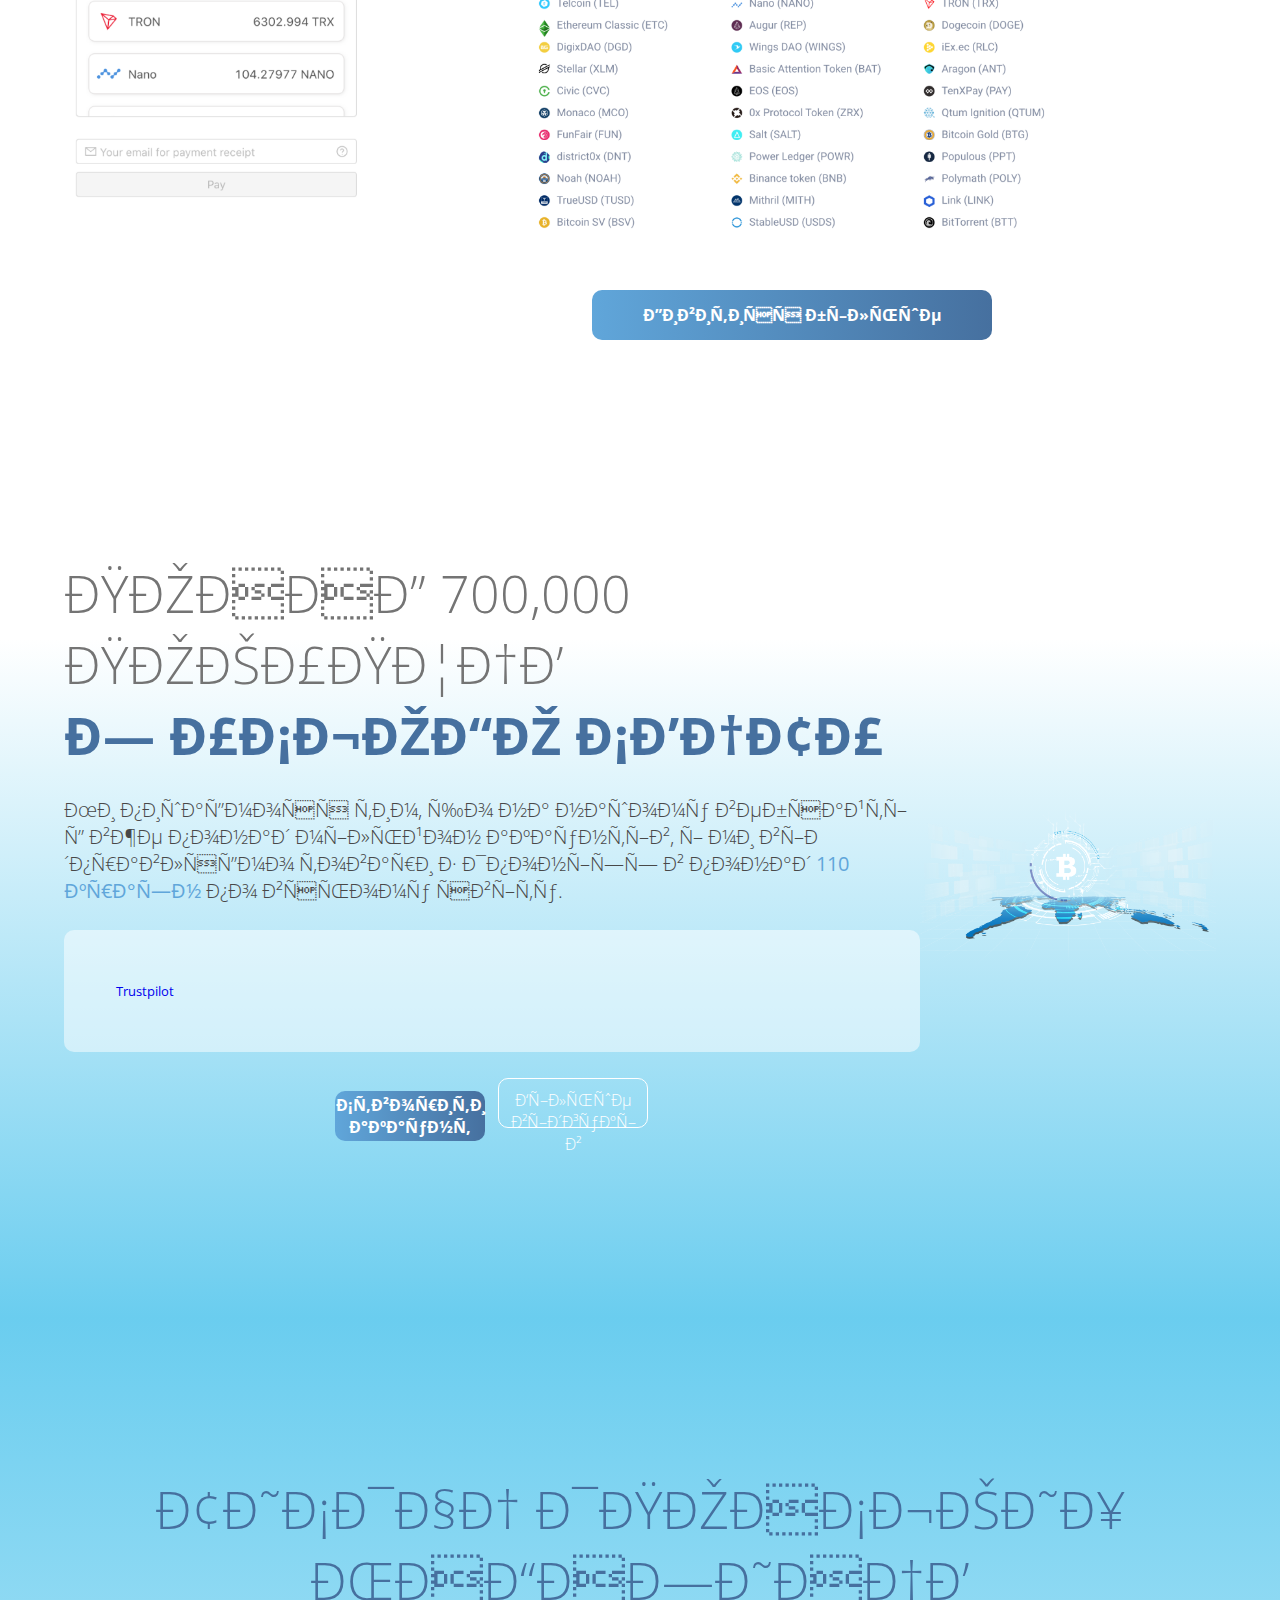
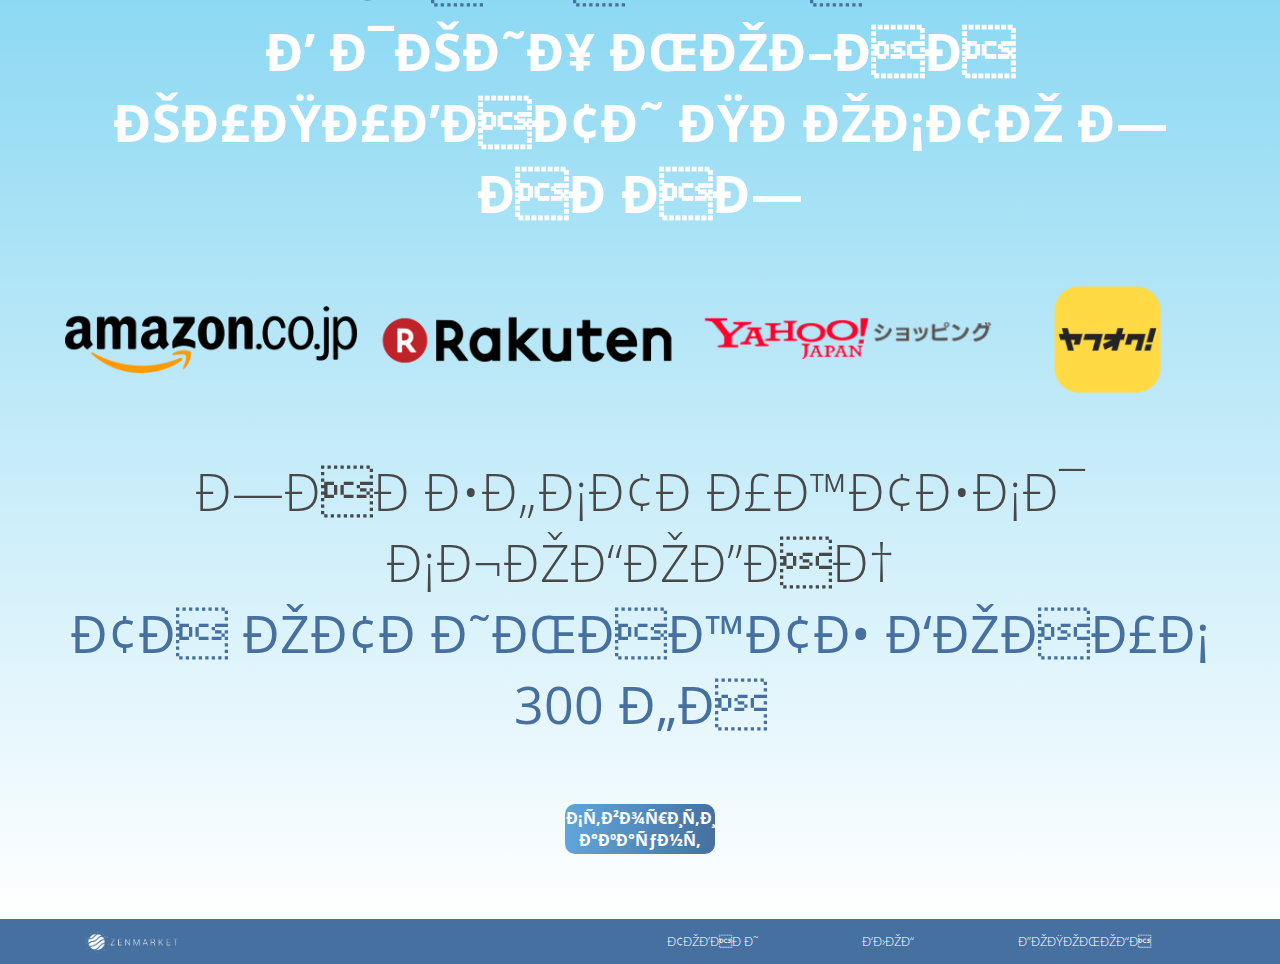
<file: ua.html>
<!DOCTYPE html>
<html lang="uk">
<head>
    <!-- Global site tag (gtag.js) - Google Analytics -->
<script async src="https://www.googletagmanager.com/gtag/js?id=UA-42970506-1"></script>
<script>
  window.dataLayer = window.dataLayer || [];
  function gtag(){dataLayer.push(arguments);}
  gtag('js', new Date());

  gtag('config', 'UA-42970506-1');
</script>
<!-- Facebook Pixel Code -->
<script>
    !function(f,b,e,v,n,t,s)
    {if(f.fbq)return;n=f.fbq=function(){n.callMethod?
    n.callMethod.apply(n,arguments):n.queue.push(arguments)};
    if(!f._fbq)f._fbq=n;n.push=n;n.loaded=!0;n.version='2.0';
    n.queue=[];t=b.createElement(e);t.async=!0;
    t.src=v;s=b.getElementsByTagName(e)[0];
    s.parentNode.insertBefore(t,s)}(window, document,'script',
    'https://connect.facebook.net/en_US/fbevents.js');
    fbq('init', '1125968480779087');
    fbq('track', 'PageView');
  </script>
  <noscript><img height="1" width="1" style="display:none"
    src="https://www.facebook.com/tr?id=1125968480779087&ev=PageView&noscript=1"
  /></noscript>
  <!-- End Facebook Pixel Code -->
    <meta charset="UTF-8">
    <meta name="viewport" content="width=device-width, initial-scale=1.0">
    <link rel="stylesheet" href="./font-style-en.css">
    <link rel="stylesheet" href="./style.css">
    <link rel="shortcut icon" href="https://zenmarket.jp/favicon.ico?1">
    <title>Cплачуйте криптовалютою на ZenMarket</title>
    <meta name="robots" content="index, follow">
    <meta name="description" content="Тепер можна купувати японські товари за криптовалюту через ZenMarket. Читайте далі, і дізнаєтеся як саме!">
    <!-- TrustBox script -->
    <script type="text/javascript" src="//widget.trustpilot.com/bootstrap/v5/tp.widget.bootstrap.min.js" async></script>
    <!-- End TrustBox script -->
</head>
<body>
    <!-- header -->
    <div class="container b2w">
        <header>
            <nav>
                <div class="logo"><a href="https://zenmarket.jp/?camplink=crypto" target="_blank"><img src="./img/logo.png" alt="ZenMarket Logo"></a></div>
                <ul>
                    <li class="nav-link"><a href="https://zenmarket.jp/rakuten.aspx?camplink=crypto" target="_blank">ТОВАРИ</a></li>
                    <li class="nav-link"><a href="https://zenmarket.jp/blog.aspx?camplink=crypto" target="_blank">БЛОГ</a></li>
                    <li class="nav-link"><a href="https://zenmarket.jp/help.aspx?camplink=crypto" target="_blank">ДОПОМОГА</a></li>
                </ul>
            </nav>
        </header>

        <!-- first section INTRO -->
        <section id="intro">
            <div class="intro-text">
                <h1>МИ ПРИЙМАЄМО</h1><h1><em>КРИПТОВАЛЮТУ</em></h1>
                <p>
                    Тепер Ви можете додавати кошти на акаунт ZenMarket криптовалютою. Ми приймаємо понад 50 різних криптовалют, включно з найпопулярнішими як <em>BitCoin, Ethereum чи Ripple</em>.
                </p>
                <a href="https://zenmarket.jp/ua/blog/post/9079/%D0%BE%D0%BF%D0%BB%D0%B0%D1%82%D0%B0-%D0%BA%D1%80%D0%B8%D0%BF%D1%82%D0%BE%D0%B2%D0%B0%D0%BB%D1%8E%D1%82%D0%BE%D1%8E-%D0%BD%D0%B0-zenmarket" target="_blank"><button class="primary" style="width: 150px;">Дізнатися як</button></a>
                <a href="https://zenmarket.jp/ua/blog/post/9153/4-%D0%B2%D0%B0%D0%B3%D0%BE%D0%BC%D1%96-%D0%BF%D1%80%D0%B8%D1%87%D0%B8%D0%BD%D0%B8-%D0%BE%D0%BF%D0%BB%D0%B0%D1%87%D1%83%D0%B2%D0%B0%D1%82%D0%B8-%D0%BA%D1%80%D0%B8%D0%BF%D1%82%D0%BE%D0%B2%D0%B0%D0%BB%D1%8E%D1%82%D0%BE%D1%8E" target="_blank"><button class="secondary" style="width: 150px;">Дізнатися чому</button></a>
            </div>
            <div class="intro-img"><img src="./img/bg-phone.png" alt="Cryptocurrencies in ZenMarket"></div>
        </section>
        <div class="scroll-down"> <a href="#cryptos"> <img src="./img/scroll.svg" alt=""> </a> </div>
    </div>

    <!-- second section CURRENCIES -->
    <div class="container wave">
        <section id="cryptos">
        <div class="crypto-screenshot">
            <img src="./img/coingate.png" alt="Crypto on Coingate" class="pay-screen">
        </div>
        <div class="cryptocurrencies">
            <h2>ПОНАД 50 РІЗНИХ </br> <em>КРИПТОВАЛЮТ</em></h2>
            <p>Ви можете додавати кошти в японських єнах, використовуючи Bitcoin, XRP, Ethereum, Litecoin та багато інших через нашу надійну платіжну систему: <strong>Coingate</strong>. Наприклад:</p>
            <img src="./img/cryptocurrencies.png" alt="List of Cryptocurrencies for ZenMarket">
            <a href="https://zenmarket.jp/ua/blog/post/9079/%D0%BE%D0%BF%D0%BB%D0%B0%D1%82%D0%B0-%D0%BA%D1%80%D0%B8%D0%BF%D1%82%D0%BE%D0%B2%D0%B0%D0%BB%D1%8E%D1%82%D0%BE%D1%8E-%D0%BD%D0%B0-zenmarket" target="_blank"><button class="primary" style="width: 400px;">Дивитися більше</button></a>
        </div>
    </section>
    </div>

    <!-- Third section PROOF -->
    <div class="container w2b">
        <section id="proof">
            <div class="social-proof">
                <h2>
                    ПОНАД 700,000 ПОКУПЦІВ</br><em>З УСЬОГО СВІТУ</em>
                </h2>
                <p>Ми пишаємося тим, що на нашому вебсайті є вже понад мільйон акаунтів, і ми відправляємо товари з Японіїї в понад <strong>110 країн </strong> по всьому світу.</p>
<!-- TrustBox widget - Mini Carousel -->
<div class="trustpilot-widget" data-locale="en-US" data-template-id="539ad0ffdec7e10e686debd7" data-businessunit-id="5947847a0000ff0005a4df14" data-style-height="350px" data-style-width="100%" data-theme="light" data-tags="UA" data-stars="4,5">
    <a href="https://www.trustpilot.com/review/zenmarket.jp" target="_blank" rel="noopener">Trustpilot</a>
  </div>
  <!-- End TrustBox widget -->
                <div class="proof-buttons">
                    <a href="https://zenmarket.jp/signup.aspx?camplink=crypto" target="_blank"><button class="primary">Створити акаунт</button></a>
                    <a href="https://zenmarket.jp/responses.aspx?camplink=crypto" target="_blank"><button class="secondary">Більше відгуків</button></a>
                </div>
            </div>
            <div class="cryptoworld-img">
                <img src="./img/cryptoworld.png" alt="Crypto in the World">
            </div>
        </section>  
    </div>

    <!-- Last section CONVERSION -->
    <div class="container b2w small">
        <section id="signup">
            <div class="shops">
                <h2>ТИСЯЧІ ЯПОНСЬКИХ МАГАЗИНІВ<br><em>В ЯКИХ МОЖНА КУПУВАТИ ПРОСТО ЗАРАЗ</em></h2>
                <div class="shoplist">
                   <a href="https://zenmarket.jp/amazon.aspx?camplink=crypto" target="_blank"><img src="./img/amazon-japan-logo.png" alt="Buy on Amazon Japan with Crypto"></a>
                   <a href="https://zenmarket.jp/rakuten.aspx?camplink=crypto" target="_blank"><img src="./img/rakuten-logo.png" alt="Buy on Rakuten Japan with Crypto"></a>
                   <a href="https://zenmarket.jp/yshopping.aspx?camplink=crypto" target="_blank"><img src="./img/yahoo-shopping-logo.png" alt="Buy on Yahoo Shopping Japan with Crypto"></a>
                   <a href="https://zenmarket.jp/yahoo.aspx?camplink=crypto" target="_blank"><img src="./img/yahoo-auction-logo.png" alt="Buy on Yahoo Auctions Japan with Crypto"></a>
                </div>
            </div>
            <div class="register">
                <h2 class="signup-cta">ЗАРЕЄСТРУЙТЕСЯ СЬОГОДНІ</h2>
                <h2><strong>ТА ОТРИМАЙТЕ БОНУС 300 ЄН</strong></h2>
                <a href="https://zenmarket.jp/signup.aspx?camplink=crypto" target="_blank"><button class="primary">Створити акаунт</button></a>
            </div>
        </section>
    </div>

    <!-- Footer Nav -->
    <footer>
        <nav>
            <div class="logo"><img src="./img/logo.png" alt="ZenMarket Logo"></div>
            <ul>
                <li class="nav-link"><a href="https://zenmarket.jp/rakuten.aspx?camplink=crypto" target="_blank">ТОВАРИ</a></li>
                <li class="nav-link"><a href="https://zenmarket.jp/blog.aspx?camplink=crypto" target="_blank">БЛОГ</a></li>
                <li class="nav-link"><a href="https://zenmarket.jp/help.aspx?camplink=crypto" target="_blank">ДОПОМОГА</a></li>
            </ul>
        </nav>
    </footer>

    
</body>
</html>
</file>
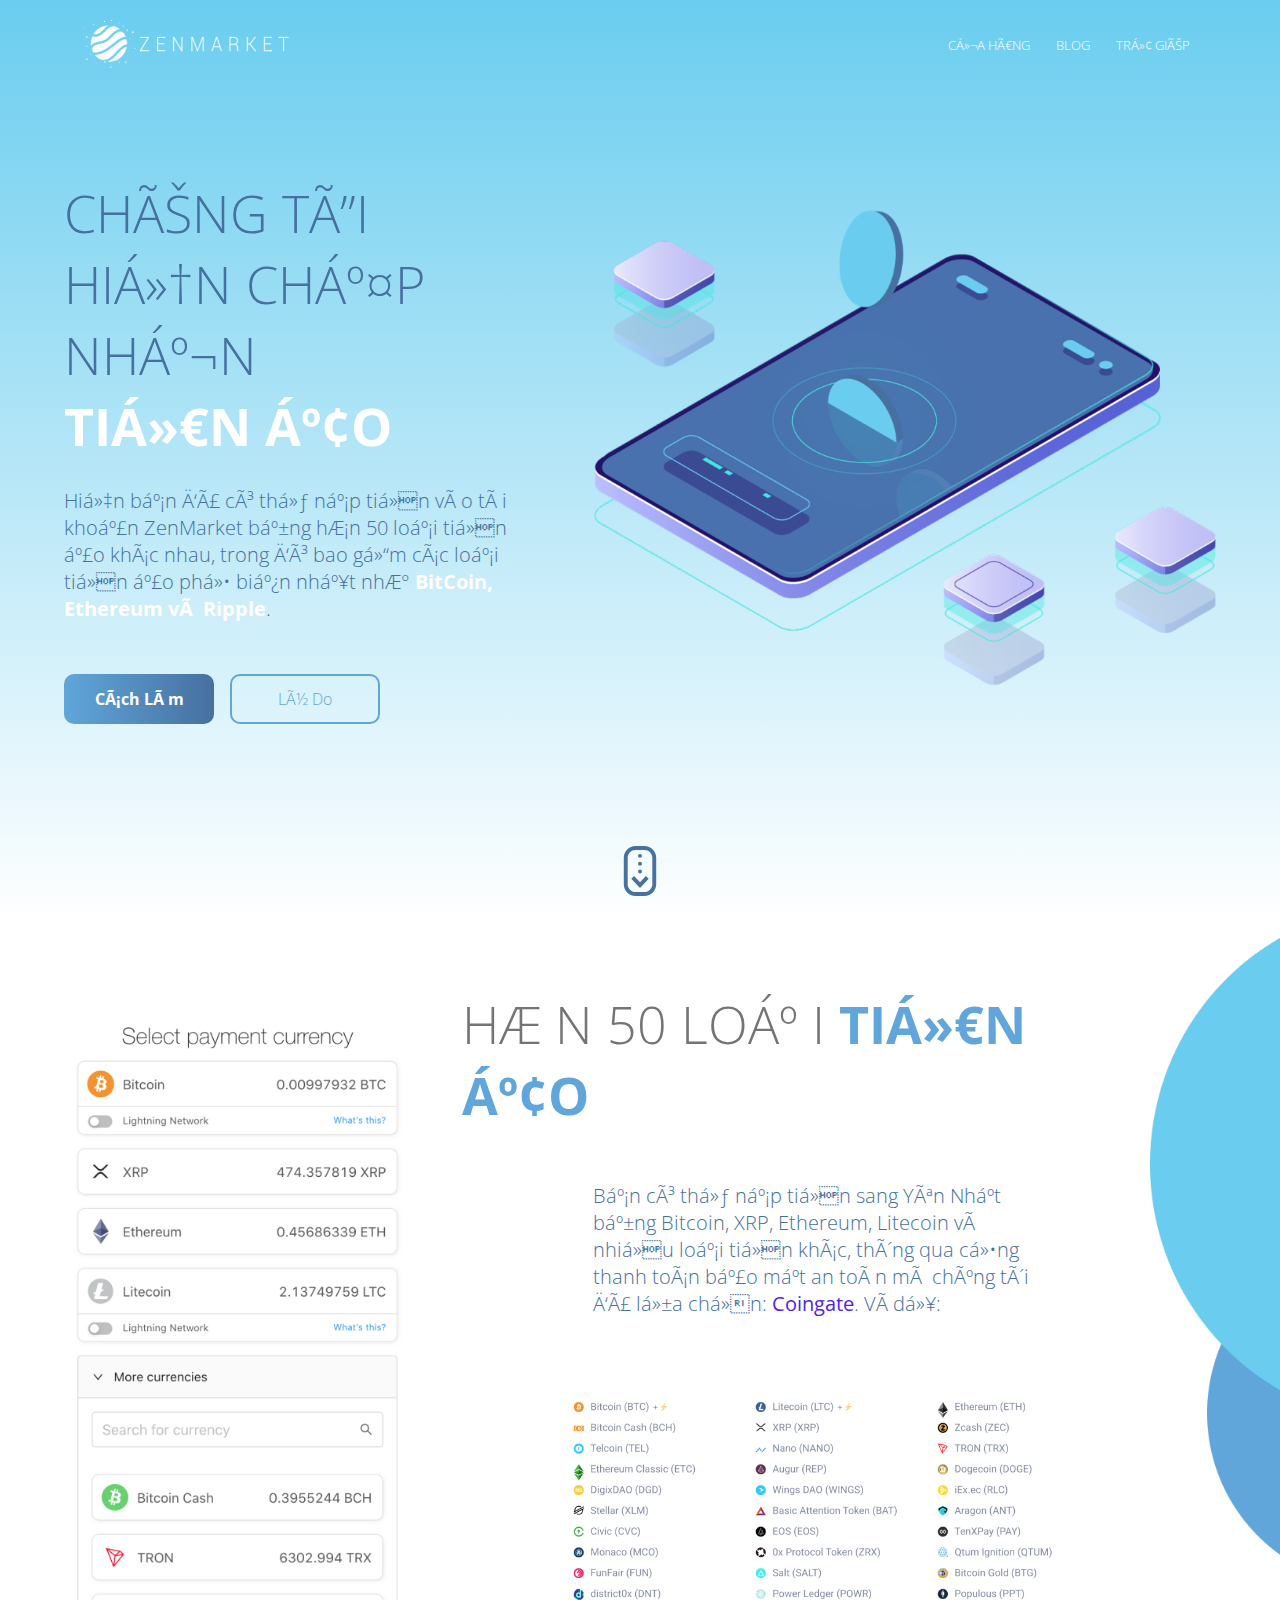
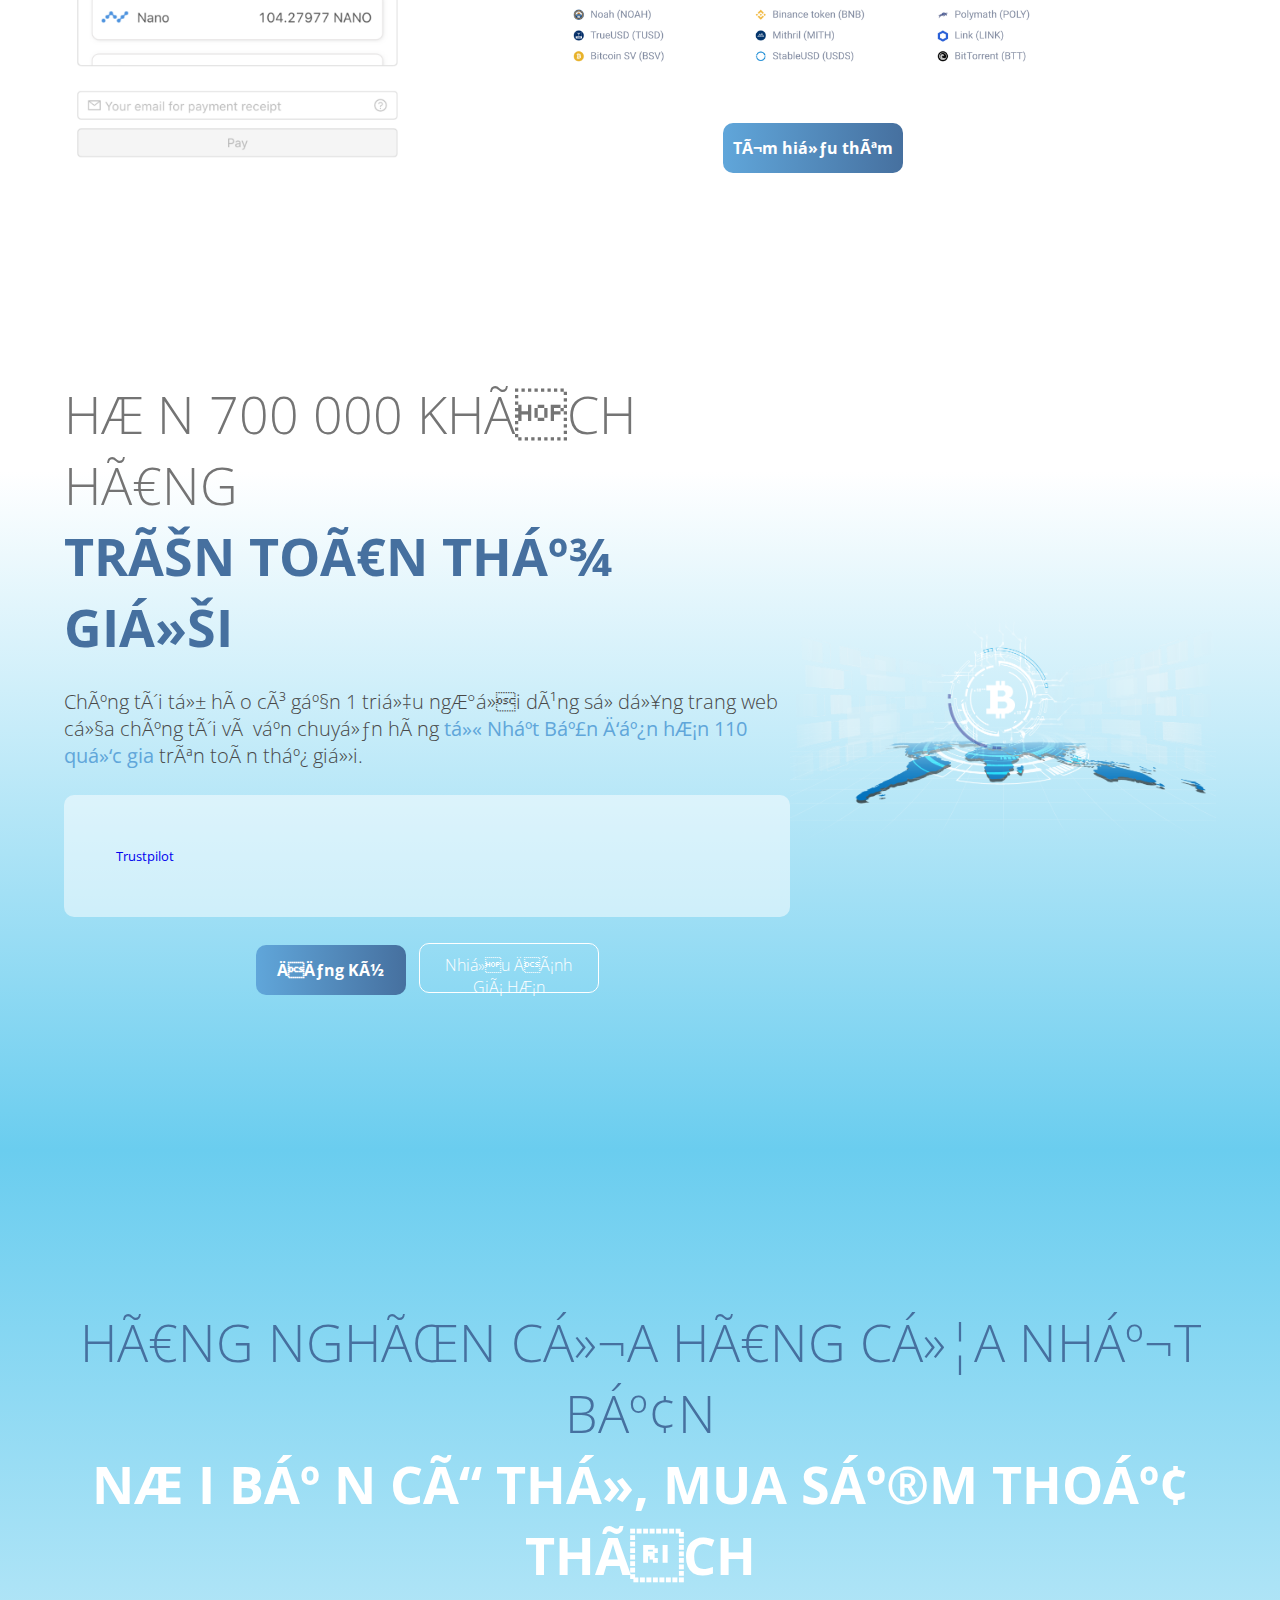
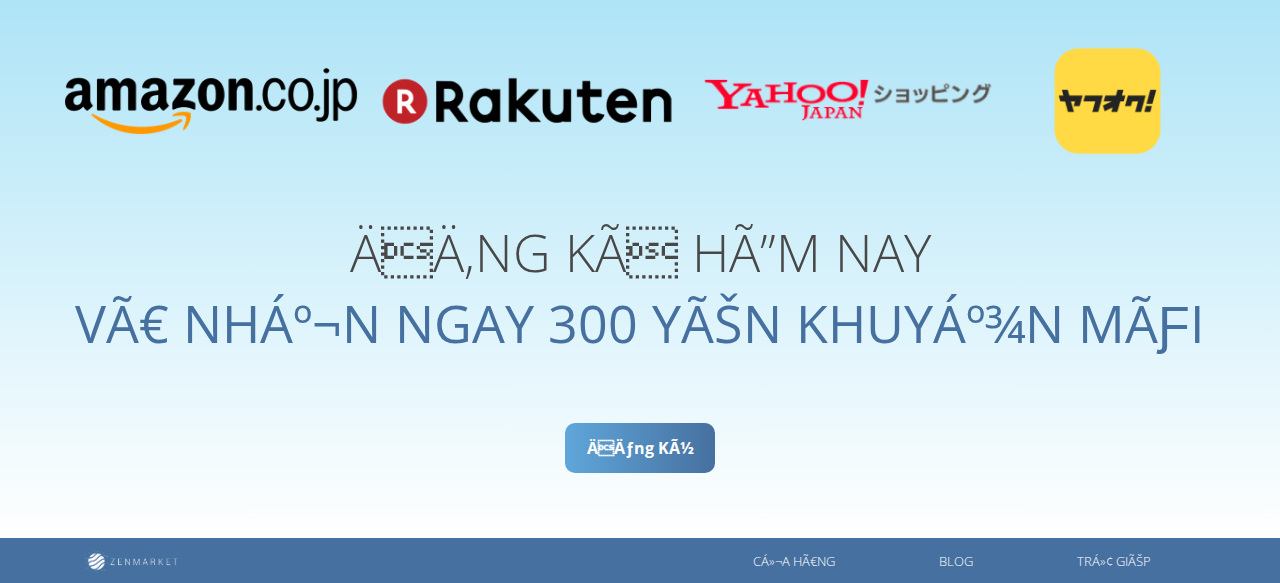
<file: vi.html>
<!DOCTYPE html>
<html lang="vi">
<head>
    <!-- Global site tag (gtag.js) - Google Analytics -->
<script async src="https://www.googletagmanager.com/gtag/js?id=UA-42970506-1"></script>
<script>
  window.dataLayer = window.dataLayer || [];
  function gtag(){dataLayer.push(arguments);}
  gtag('js', new Date());

  gtag('config', 'UA-42970506-1');
</script>
<!-- Facebook Pixel Code -->
<script>
    !function(f,b,e,v,n,t,s)
    {if(f.fbq)return;n=f.fbq=function(){n.callMethod?
    n.callMethod.apply(n,arguments):n.queue.push(arguments)};
    if(!f._fbq)f._fbq=n;n.push=n;n.loaded=!0;n.version='2.0';
    n.queue=[];t=b.createElement(e);t.async=!0;
    t.src=v;s=b.getElementsByTagName(e)[0];
    s.parentNode.insertBefore(t,s)}(window, document,'script',
    'https://connect.facebook.net/en_US/fbevents.js');
    fbq('init', '1125968480779087');
    fbq('track', 'PageView');
  </script>
  <noscript><img height="1" width="1" style="display:none"
    src="https://www.facebook.com/tr?id=1125968480779087&ev=PageView&noscript=1"
  /></noscript>
  <!-- End Facebook Pixel Code -->
    <meta charset="UTF-8">
    <meta name="viewport" content="width=device-width, initial-scale=1.0">
    <link rel="stylesheet" href="./font-style-en.css">
    <link rel="stylesheet" href="./style.css">
    <link rel="shortcut icon" href="https://zenmarket.jp/favicon.ico?1">
    <title>Thanh toán bằng Tiền ảo trên ZenMarket| Dịch vụ mua hộ hàng Nhật Bản</title>
    <meta name="robots" content="index, follow">
    <meta name="description" content="Hiện bạn đã có thể mua hàng từ Nhật Bản trên ZenMarket với Tiền ảo. Tìm hiểu cách thanh toán!">
    <!-- TrustBox script -->
    <script type="text/javascript" src="//widget.trustpilot.com/bootstrap/v5/tp.widget.bootstrap.min.js" async></script>
    <!-- End TrustBox script -->
</head>
<body>
    <!-- header -->
    <div class="container b2w">
        <header>
            <nav>
                <div class="logo"><a href="https://zenmarket.jp/?camplink=crypto" target="_blank"><img src="./img/logo.png" alt="ZenMarket Logo"></a></div>
                <ul>
                    <li class="nav-link"><a href="https://zenmarket.jp/rakuten.aspx?camplink=crypto" target="_blank">CỬA HÀNG</a></li>
                    <li class="nav-link"><a href="https://zenmarket.jp/blog.aspx?camplink=crypto" target="_blank">BLOG</a></li>
                    <li class="nav-link"><a href="https://zenmarket.jp/help.aspx?camplink=crypto" target="_blank">TRỢ GIÚP</a></li>
                </ul>
            </nav>
        </header>

        <!-- first section INTRO -->
        <section id="intro">
            <div class="intro-text">
                <h1>CHÚNG TÔI HIỆN CHẤP NHẬN</h1><h1><em>TIỀN ẢO</em></h1>
                <p>
                    Hiện bạn đã có thể nạp tiền vào tài khoản ZenMarket bằng hơn 50 loại tiền ảo khác nhau, trong đó bao gồm các loại tiền ảo phổ biến nhất như <em>BitCoin, Ethereum và Ripple</em>.
                </p>
                <a href="https://zenmarket.jp/vi/blog/post/9071/cach-thanh-toan-bang-tien-ao" target="_blank"><button class="primary">Cách Làm</button></a>
                <a href="https://zenmarket.jp/vi/blog/post/9161/4-ly-do-nen-tra-bang-tien-ao" target="_blank"><button class="secondary">Lý Do</button></a>
            </div>
            <div class="intro-img"><img src="./img/bg-phone.png" alt="Cryptocurrencies in ZenMarket"></div>
        </section>
        <div class="scroll-down"> <a href="#cryptos"> <img src="./img/scroll.svg" alt=""> </a> </div>
    </div>

    <!-- second section CURRENCIES -->
    <div class="container wave">
        <section id="cryptos">
        <div class="crypto-screenshot">
            <img src="./img/coingate.png" alt="Crypto on Coingate" class="pay-screen">
        </div>
        <div class="cryptocurrencies">
            <h2>HƠN 50 LOẠI <em>TIỀN ẢO</em></h2>
            <p>Bạn có thể nạp tiền sang Yên Nhật bằng Bitcoin, XRP, Ethereum, Litecoin và nhiều loại tiền khác, thông qua cổng thanh toán bảo mật an toàn mà chúng tôi đã lựa chọn: <strong>Coingate</strong>. Ví dụ:</p>
            <img src="./img/cryptocurrencies.png" alt="List of Cryptocurrencies for ZenMarket">
            <a href="https://zenmarket.jp/vi/blog/post/9071/cach-thanh-toan-bang-tien-ao" target="_blank"><button class="primary" style="width: 180px;">Tìm hiểu thêm</button></a>
        </div>
    </section>
    </div>

    <!-- Third section PROOF -->
    <div class="container w2b">
        <section id="proof">
            <div class="social-proof">
                <h2>
                    HƠN 700 000 KHÁCH HÀNG</br><em>TRÊN TOÀN THẾ GIỚI</em>
                </h2>
                <p>Chúng tôi tự hào có gần 1 triệu người dùng sử dụng trang web của chúng tôi và vận chuyển hàng <strong>từ Nhật Bản đến hơn 110 quốc gia</strong> trên toàn thế giới.</p>
<!-- TrustBox widget - Mini Carousel -->
<div class="trustpilot-widget" data-locale="en-US" data-template-id="539ad0ffdec7e10e686debd7" data-businessunit-id="5947847a0000ff0005a4df14" data-style-height="350px" data-style-width="100%" data-theme="light" data-tags="VI" data-stars="4,5">
    <a href="https://www.trustpilot.com/review/zenmarket.jp" target="_blank" rel="noopener">Trustpilot</a>
    </div>
    <!-- End TrustBox widget -->
                <div class="proof-buttons">
                    <a href="https://zenmarket.jp/signup.aspx?camplink=crypto" target="_blank"><button class="primary">Đăng Ký</button></a>
                    <a href="https://zenmarket.jp/responses.aspx?camplink=crypto" target="_blank"><button class="secondary" style="width: 180px;">Nhiều Đánh Giá Hơn</button></a>
                </div>
            </div>
            <div class="cryptoworld-img">
                <img src="./img/cryptoworld.png" alt="Crypto in the World">
            </div>
        </section>  
    </div>

    <!-- Last section CONVERSION -->
    <div class="container b2w small">
        <section id="signup">
            <div class="shops">
                <h2>HÀNG NGHÌN CỬA HÀNG CỦA NHẬT BẢN<br><em>NƠI BẠN CÓ THỂ MUA SẮM THOẢ THÍCH</em></h2>
                <div class="shoplist">
                   <a href="https://zenmarket.jp/amazon.aspx?camplink=crypto" target="_blank"><img src="./img/amazon-japan-logo.png" alt="Buy on Amazon Japan with Crypto"></a>
                   <a href="https://zenmarket.jp/rakuten.aspx?camplink=crypto" target="_blank"><img src="./img/rakuten-logo.png" alt="Buy on Rakuten Japan with Crypto"></a>
                   <a href="https://zenmarket.jp/yshopping.aspx?camplink=crypto" target="_blank"><img src="./img/yahoo-shopping-logo.png" alt="Buy on Yahoo Shopping Japan with Crypto"></a>
                   <a href="https://zenmarket.jp/yahoo.aspx?camplink=crypto" target="_blank"><img src="./img/yahoo-auction-logo.png" alt="Buy on Yahoo Auctions Japan with Crypto"></a>
                </div>
            </div>
            <div class="register">
                <h2 class="signup-cta">ĐĂNG KÝ HÔM NAY</h2>
                <h2><strong>VÀ NHẬN NGAY 300 YÊN KHUYẾN MÃI</strong></h2>
                <a href="https://zenmarket.jp/signup.aspx?camplink=crypto" target="_blank"><button class="primary">Đăng Ký</button></a>
            </div>
        </section>
    </div>

    <!-- Footer Nav -->
    <footer>
        <nav>
            <div class="logo"><img src="./img/logo.png" alt="ZenMarket Logo"></div>
            <ul>
                <li class="nav-link"><a href="https://zenmarket.jp/rakuten.aspx?camplink=crypto" target="_blank">CỬA HÀNG</a></li>
                <li class="nav-link"><a href="https://zenmarket.jp/blog.aspx?camplink=crypto" target="_blank">BLOG</a></li>
                <li class="nav-link"><a href="https://zenmarket.jp/help.aspx?camplink=crypto" target="_blank">TRỢ GIÚP</a></li>
            </ul>
        </nav>
    </footer>

    
</body>
</html>
</file>
<file: style.css>
/* Universals */

* {
    margin: 0;
    padding: 0;
    box-sizing: border-box;
    max-width: 100%;
}

html {
    scroll-behavior: smooth;
}

html, body {
    max-width: 100%;
    overflow-x: hidden;
}

img {
    -webkit-user-select: none; /* Safari */        
    -moz-user-select: none; /* Firefox */
    -ms-user-select: none; /* IE10+/Edge */
    user-select: none; /* Standard */
    user-select: none;
    -moz-user-select: none;
    -webkit-user-drag: none;
    -webkit-user-select: none;
    -ms-user-select: none;
}

ul {
    list-style: none;
}

a {
    text-decoration: none;
}

em {
    font-weight: bold;
    font-style: normal;
    color: white;
}

h1, h2, p {
    font-size: 4rem;
    font-weight: 300;
    color: #46709F;
    text-transform: uppercase;
}

h2 {
    color: #747474;
}

p {
    font-size: 1.5rem;
    text-transform: none;
}

button {
    cursor: pointer;
    border: none;
    background: none;
    width: 150px;
    height: 50px;
    border-radius: 10px;
}

button.primary {
    background: linear-gradient(270deg, #46709F 0%, #60A6DA 100%);
    font-weight: bold;
    color: white;
}

button.secondary {
    border: 2px solid #60A6DA;
    margin-left: 1rem;
    font-weight: lighter;
    color: #60A6DA;
    padding: 10px;
}

button.primary:hover {
    box-shadow: inset 0 0 100px 100px rgba(255, 255, 255, 0.1);
}

button.secondary:hover {
    background-color: #60A6DA;
    border: 2px solid #60A6DA;
    margin-left: 1rem;
    color: white;
    font-weight: lighter;
}

.container {
    width: 100%;
}

/* Top Header/Navigation */

.b2w {
    background: linear-gradient(180deg, #6ACDEF 0%, #FFFFFF 100%);
    min-height: 90vh;
}

header {
    width: 90%;
    max-width: 1600px;
    margin: 0 auto;
}

nav {
    display: flex;
    justify-content: space-between;
    align-items: center;
    padding: 1rem;
    min-height: 10vh;
}

nav ul {
    display: flex;
}

nav ul li {
    margin: 0 1rem;
}

nav ul li a {
    text-transform: uppercase;
    color: white;
    font-weight: lighter;
}

nav ul li a:hover {
    text-transform: uppercase;
    color: white;
    font-weight: lighter;
    opacity: 0.8    ;
}

/* Intro Section */

#intro {
    width: 90%;
    max-width: 1600px;
    margin: 0 auto;
    display: flex;
    justify-content: space-around;
    align-items: center;
    min-height: 80vh;
    overflow: hidden;
}

.intro-text {
    max-width: 40%;
}

.intro-text p {
    margin: 2rem 0 4rem;
}

.intro-img {
    text-align: end;
}

.intro-img img {
    max-width: 90%;
}

@keyframes scrolldown {
    from {
        transform: translateY(0%);
    }
    to {
        transform: translateY(-45%);
    }
}

.scroll-down {
    display: flex;
    justify-content: center;
    align-items: center;
    height: 100px;
    width: 50px;
    color: #60A6DA;
    animation: scrolldown 750ms infinite alternate;
    margin: 1rem auto;
}

.scroll-down img {
    filter: invert(41%) sepia(35%) saturate(660%) hue-rotate(171deg) brightness(94%) contrast(92%);
}

/* Cryptos Section */

.wave {
    background-color: white;
    background-image: url("./img/waves.png");
    background-size: 10rem;
    background-repeat: no-repeat;
    background-position: top right;
}

#cryptos {
    display: flex;
    width: 90%;
    max-width: 1600px;
    margin: 0px auto;
    justify-content: space-between;
    align-items: center;
}

.crypto-screenshot {
    flex-basis: 30%;
}

.cryptocurrencies {
    flex-basis: 70%;
    display: flex;
    flex-direction: column;
    justify-content: space-evenly;
    align-content: center;
    align-items: center;
    padding: 4rem;
}

.cryptocurrencies p {
    margin: 2rem 0px;
    padding: 2rem;
    max-width: 70%;
}

.cryptocurrencies em {
    color: #60A6DA;
}

.cryptocurrencies strong {
    color: #5022ED;
}

.cryptocurrencies img {
    width: 40rem;
    max-width: 70%;
    margin: 2rem 0px;

}

.cryptocurrencies button {
    margin: 2rem 0px;
}

/* Social Proof */

.w2b {
    background: linear-gradient(180deg, #FFFFFF 24.48%, #6ACDEF 100%);
    min-height: 90vh;
}

#proof {
    width: 90%;
    max-width: 1600px;
    min-height: 100vh;
    margin: 0px auto;
    display: flex;
    align-items: center;
}

#proof em { 
    color: #46709F;
}

#proof strong {
    color: #60A6DA;
}

#proof p {
    color: #484848;
    margin: 2rem 0px;
}

.trustpilot-widget {
    background-color: rgba(255, 255, 255, 0.5);
    padding: 4rem;
    border-radius: 10px;
}

.proof-buttons {
    display: flex;
    justify-content: center;
    align-items: center;
    margin: 2rem;
}

.proof-buttons .secondary {
    color: white;
    border-color: white;
    border-width: 1px;
}

/* Conversion */

#signup {
    padding-top: 12rem;
    width: 90%;
    max-width: 1600px;
    margin: 0px auto;
    display: flex;
    flex-direction: column;
    justify-content: space-between;
}

#signup h2 {
    color: #46709F;
    text-align: center;
}

.shoplist {
    display: flex;
    align-content: center;
    align-items: center;
    justify-content: space-between;
}

#signup h2.signup-cta {
    color: #484848;
}

.register {
    display: flex;
    flex-direction: column;
    align-items: center;
    justify-content: flex-end;
}

.register button {
    margin: 5rem;
}

.container.b2w.small {
    margin-top: -1px;
    display: flex;
    flex-direction: column;
    justify-content: center;
    min-height: auto;
}

/* Footer */

footer {
    background-color: #46709F;
}

footer nav {
    display: flex;
    align-items: center;
    justify-content: space-between;
    align-content: center;
    max-height: 45px;
    min-height: 30px;
    width: 90%;
    max-width: 1600px;
    margin: 0px auto;
}

footer .logo {
    padding: 5px;
}

footer nav img {
    max-height: 30px;
    padding-top: 5px;
}

footer nav ul li {
    padding: 4px 0px;
    margin: 0px 4rem;
}

/* Media Queries and Breakpoints */

/*Small Adjustments */
@media only screen and (max-width: 1400px) {
    html {
        font-size: 13px;
    }
}

@media only screen and (max-width: 1100px) {
    html {
        font-size: 12px;
    }

    .wave {
        background-position: bottom right;
    }
}

@media only screen and (max-width: 948px) {
    html {
        font-size: 11px;
    }
}

/*First Big Breakpoint*/

@media only screen and (max-width: 867px) {
    html {
        font-size: 16px;
        text-align: center;
    }

    p {
        line-height: 1.8;
    }

    #intro .intro-text {
        width: 90%;
        max-width: 90%;
    }

    #intro {
        justify-content: center;
        align-items: center;
        align-content: center;
    }

    #cryptos .crypto-screenshot, .pay-screen, .intro-img img, .cryptoworld-img {
        display: none;
    }

    #signup h2 {
        font-size: 3rem;
        line-height: 1.8;
    }

    .shoplist {
        margin-bottom: 10rem;
    }
}

/* Adjust for tablets and landscape */

@media only screen and (max-width: 800px) {
    html {
        font-size: 14px;
    }

    #cryptos {
        justify-content: center;
        align-content: center;
        align-items: center;
    }

    #cryptos .cryptocurrencies, #cryptos .cryptocurrencies p {
        padding: 0px;
    }

    .wave {
        background-image: none;
    }
/* 
    .shoplist {
        flex-direction: column-reverse;
        justify-content: center;
        justify-items: center;
        align-items: center;
        margin: 5rem 0px;
    } */
}

@media only screen and (max-width: 700px) {
    html {
        font-size: 13px;
    }
}

/* Mobile Devices, Phones */

@media only screen and (max-width: 640px) {
    html {
        font-size: 12px;
    }

    .intro-text button {
        height: 50px;
        width: 100px;
        margin: 1rem;
    }

    .intro-text p {
        margin-bottom: 1rem;
    }

    .scroll-down {
        margin-top: -1rem;
    }

    #cryptos .cryptocurrencies, #cryptos .cryptocurrencies p {
        padding: 0px;
        min-width: 100%;
    }

    header nav {
        flex-direction: column;
        margin-bottom: 3rem;
        font-size: 16px;
    }

    header nav .logo {
        margin-bottom: 1rem;
        max-width: 200px;
    }

    #proof h2 {
        margin: 10rem auto 3rem;
    }
}

@media only screen and (max-width: 564px) {
    html {
        font-size: 10px;
    }
}

/* Very Small Phones */

@media only screen and (max-width: 480px) {
    button.secondary {
        margin-top: 3rem;
        margin-bottom: 3rem;
        margin-left: 0px;
    }

    #proof button.primary {
        margin-right: 3rem;
    }

    em {
        font-size: 20px;
    }

    footer .logo {
        display: none;
    }

    footer nav {
        justify-content: center;
    }

    footer .nav-link {
        margin: 0px;
    }

    footer nav ul {
        width: 100%;
        display: flex;
        align-items: center;
        justify-content: space-between;
    }
}
</file>
<file: multilingual-lp/style.css>
@import url("https://fonts.googleapis.com/css2?family=Open+Sans:ital,wght@0,300;0,400;0,700;1,300&display=swap");
* {
  margin: 0;
  padding: 0;
  -webkit-box-sizing: border-box;
          box-sizing: border-box;
  max-width: 100%;
}

ul {
  list-style: none;
}

a {
  text-decoration: none;
}

html {
  font-size: 10px;
}

html,
button {
  font-family: 'Open Sans', sans-serif;
}

strong {
  font-weight: bold;
}

em {
  font-style: italic;
}

li {
  font-size: 1.6rem;
  line-height: 3.2rem;
  color: #4B4B4B;
}

p {
  font-size: 1.6rem;
}

h1, h2 {
  font-style: normal;
  font-weight: normal;
  font-size: 3.2rem;
  line-height: 5rem;
  text-align: center;
  color: #F3F3F3;
}

h2 {
  font-size: 2.4rem;
  line-height: 3.2rem;
}

.primary-btn, .ghost-btn {
  border: none;
  min-width: 150px;
  min-height: 50px;
  background-color: #6acdef;
}

.primary-btn a, .ghost-btn a {
  font-style: normal;
  font-weight: regular;
  font-size: 18px;
  color: white;
  text-transform: capitalize;
}

.primary-btn:focus, .ghost-btn:focus {
  outline: none;
}

.primary-btn:hover, .ghost-btn:hover {
  cursor: pointer;
}

.ghost-btn {
  background-color: white;
  border: 1px solid #6acdef;
}

.ghost-btn a {
  color: #6acdef;
  font-weight: lighter;
}

html {
  scroll-behavior: smooth;
}

html,
body {
  max-width: 100%;
  overflow-x: hidden;
}

img {
  -webkit-user-select: none;
  /* Safari */
  -moz-user-select: none;
  /* Firefox */
  -ms-user-select: none;
  /* IE10+/Edge */
  user-select: none;
  /* Standard */
  user-select: none;
  -moz-user-select: none;
  -webkit-user-drag: none;
  -webkit-user-select: none;
  -ms-user-select: none;
}

.wave-bg {
  overflow: visible;
  height: 60vh;
  width: 100%;
  background: url("./img/wave-background.svg");
  background-size: cover;
  background-repeat: no-repeat;
  background-position: bottom;
  display: block;
  position: absolute;
  top: 0%;
  left: 0%;
  z-index: -1;
}

#main-fold {
  min-height: 100vh;
  width: 90%;
  max-width: 1280px;
  margin: 0 auto;
}

#main-fold h1, #main-fold h2 {
  font-weight: bold;
}

#main-fold .logo-container {
  display: -webkit-box;
  display: -ms-flexbox;
  display: flex;
  -webkit-box-orient: vertical;
  -webkit-box-direction: normal;
      -ms-flex-direction: column;
          flex-direction: column;
  -webkit-box-align: center;
      -ms-flex-align: center;
          align-items: center;
}

#main-fold .logo-container img {
  padding: 1.6rem;
}

.main-container {
  display: -webkit-box;
  display: -ms-flexbox;
  display: flex;
  -webkit-box-orient: vertical;
  -webkit-box-direction: normal;
      -ms-flex-direction: column;
          flex-direction: column;
  -webkit-box-align: center;
      -ms-flex-align: center;
          align-items: center;
}

.main-container h2 {
  margin: 0 0 3.2rem;
}

.featured-img {
  max-height: 40vh;
}

.benefits {
  margin: 3.2rem;
}

.benefits h2 {
  font-size: 3.2rem;
  margin: 0px;
  color: #505050;
  margin-bottom: 1.6rem;
}

.benefits span {
  color: #0FC2FF;
}

.benefits ul li {
  background: url("./img/checkmark.svg") no-repeat left center;
  padding-left: 30px;
  margin: 3px 0;
}

.cta {
  display: -ms-grid;
  display: grid;
  -ms-grid-columns: 1fr 10px 1fr;
      grid-template-columns: 1fr 10px 1fr;
}

.cta .primary-btn, .cta .ghost-btn {
  -ms-grid-column: 1;
  -ms-grid-column-span: 1;
  grid-column: 1 / 2;
  -ms-grid-column-align: end;
      justify-self: end;
}

.cta .ghost-btn {
  -ms-grid-column: 3;
  -ms-grid-column-span: 1;
  grid-column: 3 / 4;
  -ms-grid-column-align: start;
      justify-self: start;
}

#featured {
  background-color: #e9e9e9;
  margin: 3.2rem 0px;
  padding: 1.6rem;
}

#featured h3 {
  font-style: normal;
  font-weight: normal;
  font-size: 1.8rem;
  line-height: 2.5rem;
  text-align: center;
  color: #505050;
  text-transform: uppercase;
}

.featured-container {
  min-height: 35vh;
  display: -webkit-box;
  display: -ms-flexbox;
  display: flex;
  -webkit-box-orient: vertical;
  -webkit-box-direction: normal;
      -ms-flex-direction: column;
          flex-direction: column;
  -webkit-box-pack: space-evenly;
      -ms-flex-pack: space-evenly;
          justify-content: space-evenly;
}

.partner-logos {
  display: -webkit-box;
  display: -ms-flexbox;
  display: flex;
  -ms-flex-pack: distribute;
      justify-content: space-around;
  -ms-flex-wrap: wrap;
      flex-wrap: wrap;
}

.partner-logos img {
  -o-object-fit: contain;
     object-fit: contain;
  padding: 1.6rem;
}

#reasons {
  margin: 6.4rem 0px;
}

.reasons-container {
  width: 90%;
  max-width: 1280px;
  padding: 1.6rem;
  margin: 0 auto;
  display: -webkit-box;
  display: -ms-flexbox;
  display: flex;
  -ms-flex-wrap: wrap;
      flex-wrap: wrap;
  -webkit-box-pack: center;
      -ms-flex-pack: center;
          justify-content: center;
  -webkit-box-align: start;
      -ms-flex-align: start;
          align-items: flex-start;
}

.reason-card {
  -ms-flex-preferred-size: 30%;
      flex-basis: 30%;
  min-width: 270px;
  padding: 3.2rem;
}

.reason-card .reasons-icon {
  max-height: 50px;
}

.reason-card h2 {
  color: #6acdef;
  font-size: 1.6rem;
  font-weight: bold;
  line-height: 2.2rem;
  padding: 3.2rem 0px;
  text-align: start;
}

.reason-card p {
  font-style: normal;
  font-weight: normal;
  font-size: 1.6rem;
  line-height: 2.2rem;
  color: #505050;
}

.gallery-container {
  width: 100vw;
}

.gallery-container .ugc-1 {
  background-image: url("./img/ugc-fishing.png");
}

.gallery-container .ugc-2 {
  background-image: url("./img/ugc-kirby.png");
}

.gallery-container .ugc-3 {
  background-image: url("./img/ugc-magazine.png");
}

.gallery-container .ugc-4 {
  background-image: url("./img/ugc-zenflier.png");
}

.gallery-container .ugc-5 {
  background-image: url("./img/ugc-gundam-figures.png");
}

.gallery-container .ugc-6 {
  background-image: url("./img/ugc-dragonball.png");
}

.gallery-container .ugc {
  height: 400px;
  width: 33vw;
  background-size: cover;
}

.gallery-container .gallery-toprow,
.gallery-container .gallery-btmrow {
  display: -webkit-box;
  display: -ms-flexbox;
  display: flex;
}
/*# sourceMappingURL=style.css.map */
</file>
<file: font-style-cn.css>
@import url('https://fonts.googleapis.com/css2?family=Noto+Sans+SC:wght@300;400;700&display=swap');

html, button {
    font-family: 'Microsoft Ya Hei', 'Noto Sans SC', 'Open Sans', sans-serif;
    font-size: 16px;
}
</file>
<file: font-style-en.css>
@import url('https://fonts.googleapis.com/css2?family=Open+Sans:wght@300;400;700&display=swap');

html, button {
    font-family: 'Open Sans', sans-serif;
    font-size: 16px;
}
</file>
<file: font-style-ja.css>
@import url('https://fonts.googleapis.com/css2?family=Noto+Sans+JP:wght@300;400;700&display=swap');

html, button {
    font-family: 'Noto Sans JP', 'Hiragino Kaku Gothic Pro', 'Open Sans', sans-serif;
    font-size: 16px;
}
</file>
<file: font-style-tw.css>
@import url('https://fonts.googleapis.com/css2?family=Noto+Sans+HK:wght@300;400;700&display=swap');

html, button {
    font-family: 'Noto Sans HK', 'Open Sans', sans-serif;
    font-size: 16px;
}
</file>
